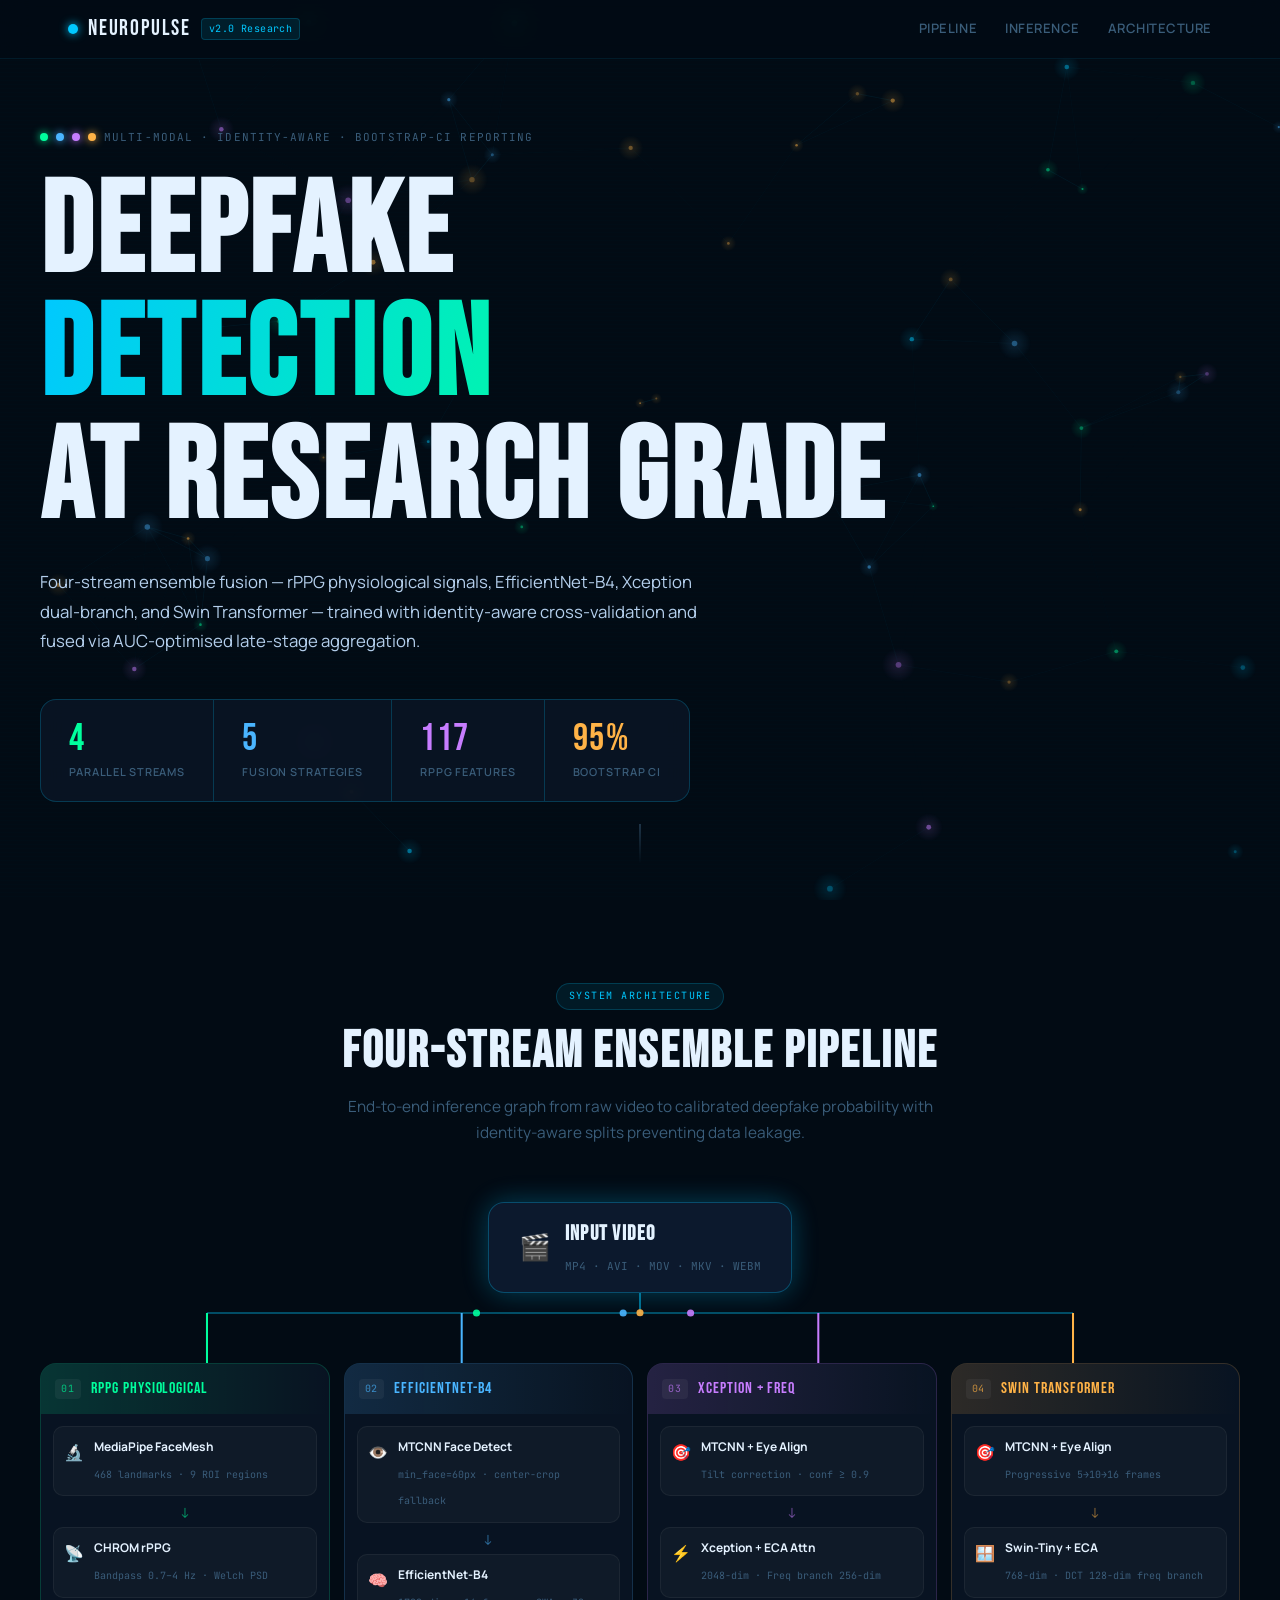
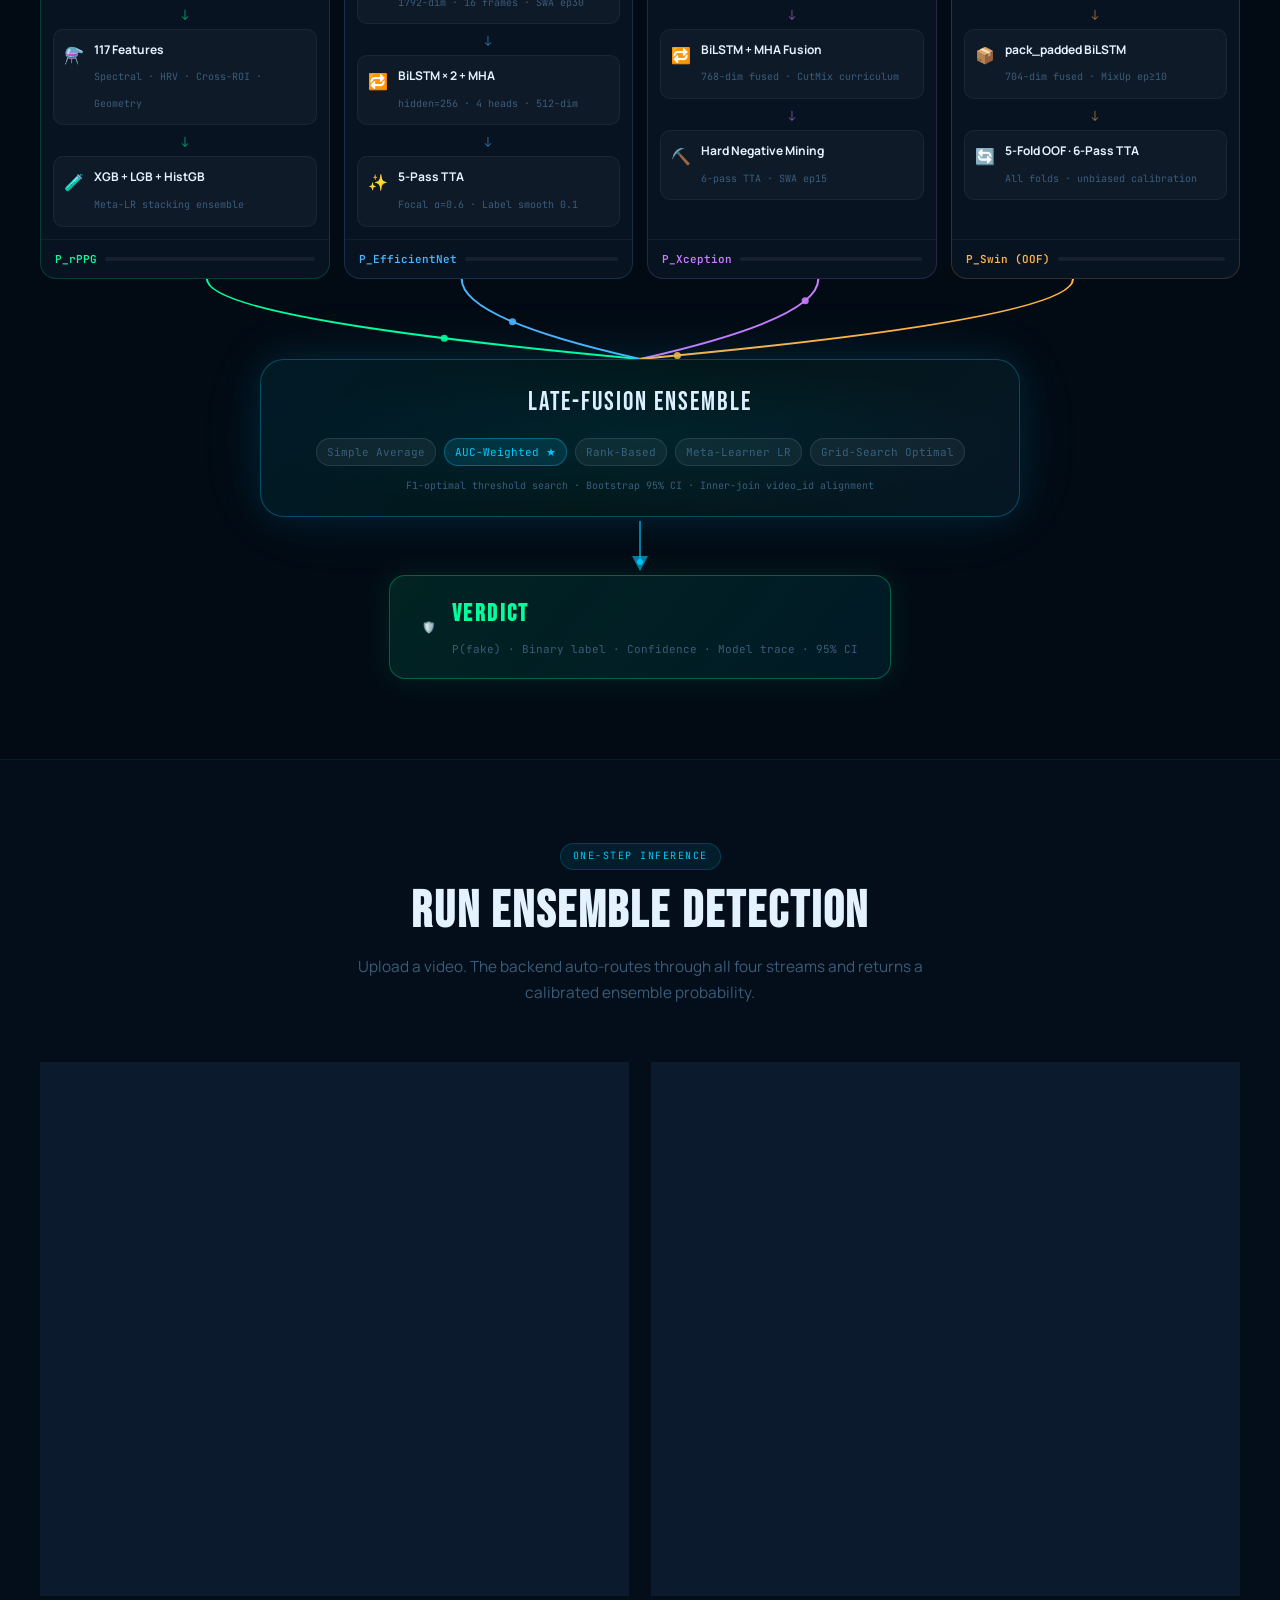
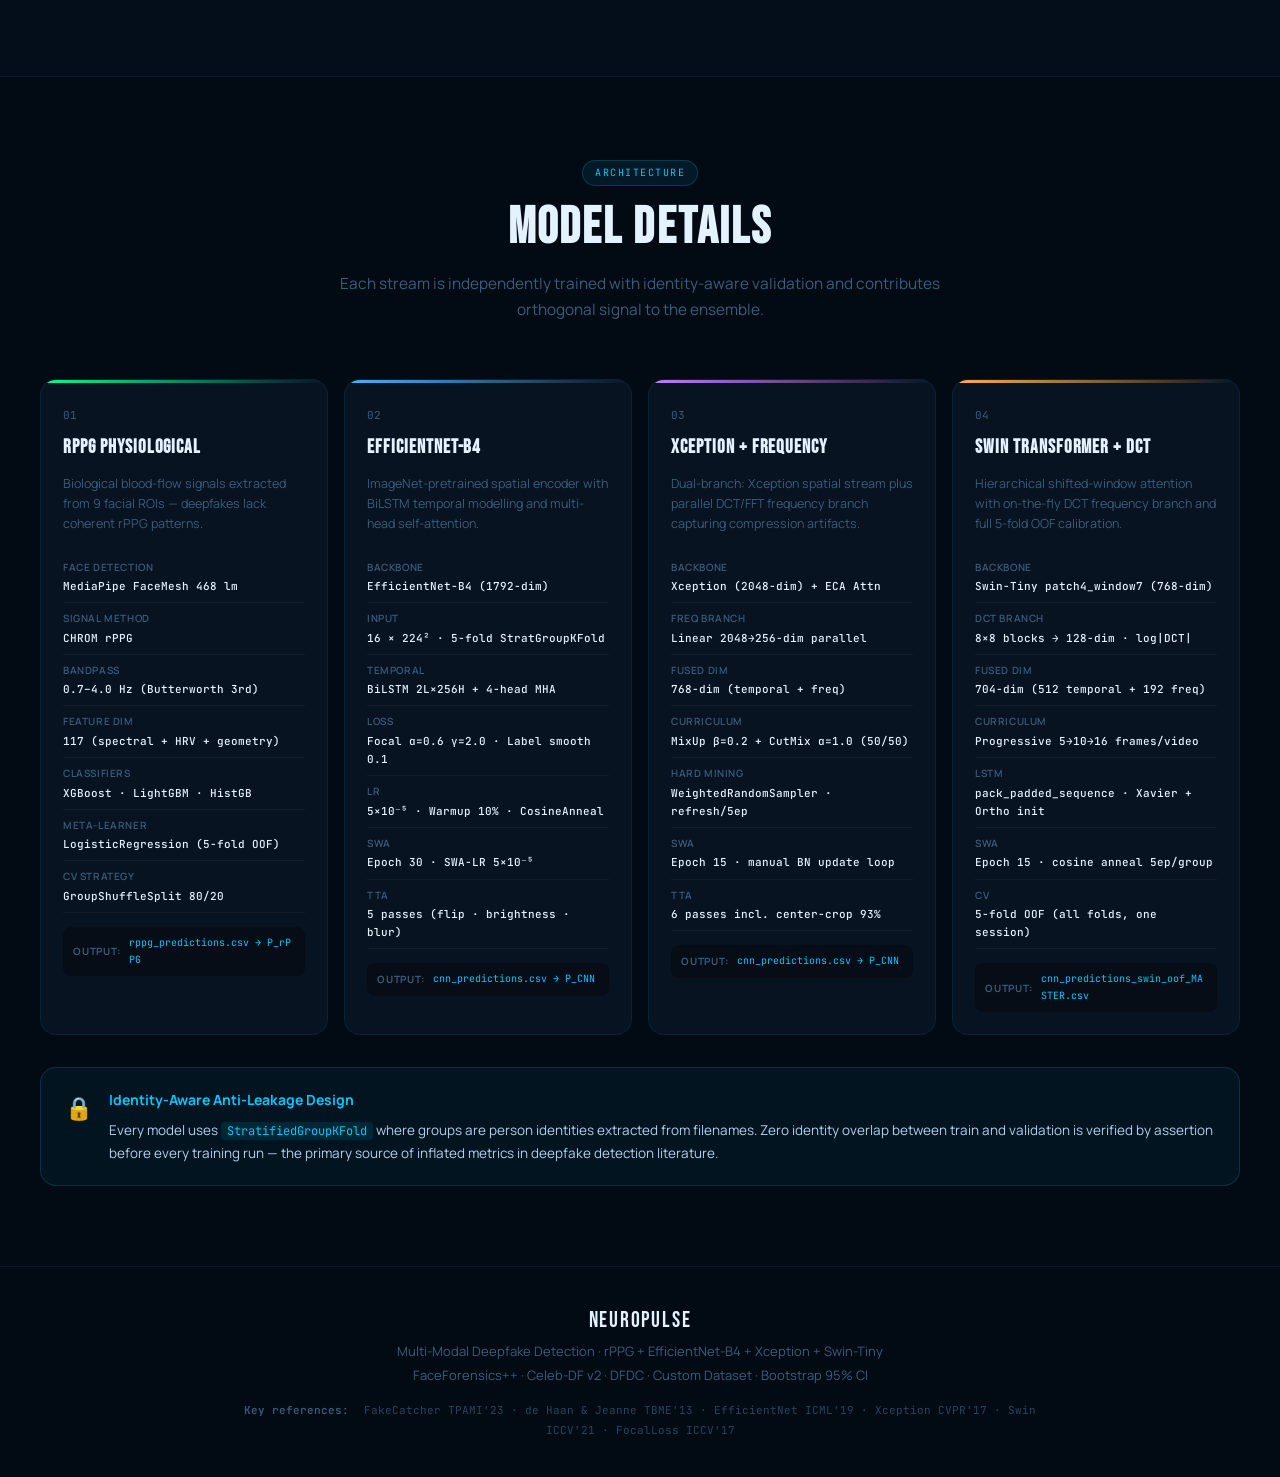
<file: frontend/index.html>
<!DOCTYPE html>
<html lang="en">
<head>
  <meta charset="UTF-8" />
  <meta name="viewport" content="width=device-width, initial-scale=1.0" />
  <title>NeuroPulse · Deepfake Detection</title>
  <link rel="preconnect" href="https://fonts.googleapis.com" />
  <link rel="preconnect" href="https://fonts.gstatic.com" crossorigin />
  <link href="https://fonts.googleapis.com/css2?family=Bebas+Neue&family=Manrope:wght@300;400;500;600;700;800&family=JetBrains+Mono:wght@400;600&display=swap" rel="stylesheet" />
  <style>
/* ════════════════════════════════════════════════════
   NeuroPulse · style.css
   Dark Bioluminescent Neural Observatory Theme
   Fonts: Bebas Neue · Manrope · JetBrains Mono
════════════════════════════════════════════════════ */

/* ── CSS VARIABLES ── */
:root {
  --void:    #020b14;
  --abyss:   #071220;
  --surface: #0c1d30;
  --glass:   rgba(10, 22, 38, 0.80);
  --glass-2: rgba(14, 28, 48, 0.92);
  --border:  rgba(0, 200, 255, 0.09);
  --border-b: rgba(0, 200, 255, 0.22);
  --cyan:    #00c8ff;
  --green:   #00ff9d;
  --blue:    #4ab5ff;
  --purple:  #c77dff;
  --amber:   #ffb347;
  --red:     #ff5c5c;
  --text:    #b4cfec;
  --text-bright: #e4f2ff;
  --muted:   #3a5d7a;
  --glow-c:  0 0 28px rgba(0, 200, 255, 0.20);
  --glow-g:  0 0 28px rgba(0, 255, 157, 0.22);
  --radius:  16px;
  --radius-lg: 24px;
}

/* ── RESET & BASE ── */
*, *::before, *::after { box-sizing: border-box; margin: 0; padding: 0; }

html { scroll-behavior: smooth; }

body {
  font-family: 'Manrope', sans-serif;
  background: var(--void);
  color: var(--text);
  min-height: 100vh;
  overflow-x: hidden;
  line-height: 1.65;
}

/* ── NEURAL CANVAS BACKGROUND ── */
#neural-canvas {
  position: fixed;
  inset: 0;
  z-index: 0;
  pointer-events: none;
  opacity: 0.55;
}

.scanline {
  position: fixed;
  inset: 0;
  z-index: 1;
  pointer-events: none;
  background: repeating-linear-gradient(
    0deg,
    transparent,
    transparent 3px,
    rgba(0, 200, 255, 0.012) 3px,
    rgba(0, 200, 255, 0.012) 4px
  );
}

/* ── NAV ── */
.nav {
  position: fixed;
  top: 0; left: 0; right: 0;
  z-index: 100;
  backdrop-filter: blur(16px);
  -webkit-backdrop-filter: blur(16px);
  background: rgba(2, 11, 20, 0.7);
  border-bottom: 1px solid var(--border);
}

.nav-inner {
  max-width: 1200px;
  margin: 0 auto;
  padding: 0 28px;
  height: 58px;
  display: flex;
  align-items: center;
  justify-content: space-between;
}

.nav-brand {
  display: flex;
  align-items: center;
  gap: 10px;
}

.brand-pulse {
  width: 10px; height: 10px;
  border-radius: 50%;
  background: var(--cyan);
  box-shadow: 0 0 10px var(--cyan);
  animation: pulse-glow 2s ease-in-out infinite;
}

@keyframes pulse-glow {
  0%, 100% { opacity: 1; box-shadow: 0 0 8px var(--cyan); }
  50%       { opacity: 0.4; box-shadow: 0 0 20px var(--cyan); }
}

.brand-name {
  font-family: 'Bebas Neue', sans-serif;
  font-size: 1.4rem;
  letter-spacing: 0.08em;
  color: var(--text-bright);
}

.brand-tag {
  font-family: 'JetBrains Mono', monospace;
  font-size: 10px;
  padding: 2px 7px;
  border-radius: 4px;
  background: rgba(0,200,255,0.1);
  border: 1px solid rgba(0,200,255,0.2);
  color: var(--cyan);
  letter-spacing: 0.04em;
}

.nav-links {
  display: flex;
  gap: 28px;
}

.nav-links a {
  font-size: 13px;
  font-weight: 600;
  color: var(--muted);
  text-decoration: none;
  letter-spacing: 0.04em;
  text-transform: uppercase;
  transition: color 200ms ease;
}

.nav-links a:hover { color: var(--cyan); }

/* ── HERO ── */
.hero {
  position: relative;
  z-index: 2;
  min-height: 100vh;
  display: flex;
  flex-direction: column;
  justify-content: center;
  padding: 90px 28px 60px;
}

.hero-inner {
  max-width: 1200px;
  margin: 0 auto;
  width: 100%;
}

.hero-kicker {
  display: flex;
  align-items: center;
  gap: 8px;
  font-family: 'JetBrains Mono', monospace;
  font-size: 11px;
  letter-spacing: 0.1em;
  color: var(--muted);
  text-transform: uppercase;
  margin-bottom: 28px;
}

.kicker-dot {
  width: 8px; height: 8px;
  border-radius: 50%;
  flex-shrink: 0;
}

.rppg-col  { background: var(--green);  box-shadow: 0 0 8px var(--green); }
.eff-col   { background: var(--blue);   box-shadow: 0 0 8px var(--blue); }
.xcep-col  { background: var(--purple); box-shadow: 0 0 8px var(--purple); }
.swin-col  { background: var(--amber);  box-shadow: 0 0 8px var(--amber); }

.hero-title {
  font-family: 'Bebas Neue', sans-serif;
  font-size: clamp(4.5rem, 10vw, 9rem);
  letter-spacing: 0.03em;
  line-height: 0.93;
  display: flex;
  flex-direction: column;
  gap: 4px;
  margin-bottom: 28px;
}

.title-line { color: var(--text-bright); }

.accent-gradient {
  background: linear-gradient(110deg, var(--cyan) 0%, var(--green) 50%, var(--blue) 100%);
  -webkit-background-clip: text;
  -webkit-text-fill-color: transparent;
  background-clip: text;
}

.hero-sub {
  max-width: 660px;
  font-size: clamp(0.9rem, 1.4vw, 1.05rem);
  color: var(--text);
  line-height: 1.75;
  margin-bottom: 44px;
  font-weight: 400;
}

.hero-stats {
  display: flex;
  align-items: stretch;
  gap: 0;
  width: fit-content;
  background: var(--glass);
  border: 1px solid var(--border-b);
  border-radius: var(--radius);
  overflow: hidden;
  backdrop-filter: blur(12px);
}

.stat-card {
  padding: 20px 28px;
  display: flex;
  flex-direction: column;
  gap: 4px;
}

.stat-num {
  font-family: 'Bebas Neue', sans-serif;
  font-size: 2.4rem;
  letter-spacing: 0.04em;
  line-height: 1;
}

.stat-label {
  font-size: 11px;
  letter-spacing: 0.08em;
  text-transform: uppercase;
  color: var(--muted);
  font-weight: 600;
}

.stat-divider {
  width: 1px;
  background: var(--border-b);
  flex-shrink: 0;
}

.hero-scroll-hint {
  position: absolute;
  bottom: 36px;
  left: 50%;
  transform: translateX(-50%);
  display: flex;
  flex-direction: column;
  align-items: center;
  gap: 10px;
  font-family: 'JetBrains Mono', monospace;
  font-size: 9px;
  letter-spacing: 0.2em;
  color: var(--muted);
}

.scroll-line {
  width: 1px;
  height: 40px;
  background: linear-gradient(to bottom, var(--muted), transparent);
  animation: scroll-pulse 2s ease-in-out infinite;
}

@keyframes scroll-pulse {
  0%, 100% { opacity: 0.4; transform: scaleY(0.7); transform-origin: top; }
  50%       { opacity: 1;   transform: scaleY(1); }
}

/* ── SECTIONS ── */
.section {
  position: relative;
  z-index: 2;
  padding: 80px 28px;
}

.section-dark {
  background: rgba(7, 18, 32, 0.5);
  border-top: 1px solid var(--border);
  border-bottom: 1px solid var(--border);
}

.section-inner {
  max-width: 1200px;
  margin: 0 auto;
}

.section-header {
  text-align: center;
  margin-bottom: 56px;
}

.section-badge {
  display: inline-block;
  font-family: 'JetBrains Mono', monospace;
  font-size: 10px;
  letter-spacing: 0.15em;
  text-transform: uppercase;
  color: var(--cyan);
  background: rgba(0,200,255,0.08);
  border: 1px solid rgba(0,200,255,0.2);
  padding: 4px 12px;
  border-radius: 999px;
  margin-bottom: 14px;
}

.section-title {
  font-family: 'Bebas Neue', sans-serif;
  font-size: clamp(2.4rem, 4vw, 3.8rem);
  letter-spacing: 0.04em;
  color: var(--text-bright);
  line-height: 1.1;
  margin-bottom: 14px;
}

.section-sub {
  max-width: 600px;
  margin: 0 auto;
  color: var(--muted);
  font-size: 0.96rem;
  line-height: 1.7;
}

/* ── PIPELINE FLOWCHART ── */
.pipeline-wrap {
  display: flex;
  flex-direction: column;
  align-items: center;
  gap: 0;
}

.pipe-row {
  display: flex;
  justify-content: center;
  width: 100%;
}

/* Input node */
.input-node {
  display: flex;
  align-items: center;
  gap: 14px;
  background: var(--glass-2);
  border: 1px solid rgba(0,200,255,0.3);
  border-radius: var(--radius);
  padding: 14px 30px;
  box-shadow: 0 0 30px rgba(0,200,255,0.1), var(--glow-c);
}

.node-icon { font-size: 1.6rem; }

.node-content strong {
  display: block;
  font-family: 'Bebas Neue', sans-serif;
  font-size: 1.3rem;
  letter-spacing: 0.06em;
  color: var(--text-bright);
}

.node-content span {
  font-family: 'JetBrains Mono', monospace;
  font-size: 11px;
  color: var(--muted);
}

/* Split SVG */
.pipe-split-wrap {
  width: 100%;
  max-width: 1080px;
  height: 70px;
  flex-shrink: 0;
}

.split-svg, .merge-svg {
  width: 100%;
  height: 100%;
}

/* Streams container */
.pipe-streams {
  display: grid;
  grid-template-columns: repeat(4, 1fr);
  gap: 14px;
  width: 100%;
}

/* Individual stream */
.stream {
  border-radius: var(--radius);
  overflow: hidden;
  background: var(--glass);
  border: 1px solid var(--border);
  display: flex;
  flex-direction: column;
  transition: transform 300ms ease, box-shadow 300ms ease;
}

.stream:hover {
  transform: translateY(-4px);
}

/* Stream color overrides */
.stream-rppg { border-color: rgba(0, 255, 157, 0.18); }
.stream-rppg:hover { box-shadow: 0 16px 40px rgba(0, 255, 157, 0.12); }
.stream-eff  { border-color: rgba(74, 181, 255, 0.18); }
.stream-eff:hover  { box-shadow: 0 16px 40px rgba(74, 181, 255, 0.12); }
.stream-xcep { border-color: rgba(199, 125, 255, 0.18); }
.stream-xcep:hover { box-shadow: 0 16px 40px rgba(199, 125, 255, 0.12); }
.stream-swin { border-color: rgba(255, 179, 71, 0.18); }
.stream-swin:hover { box-shadow: 0 16px 40px rgba(255, 179, 71, 0.12); }

/* Stream headers */
.stream-header {
  display: flex;
  align-items: center;
  gap: 10px;
  padding: 12px 14px;
  font-family: 'Bebas Neue', sans-serif;
  font-size: 1rem;
  letter-spacing: 0.06em;
}

.stream-badge {
  font-family: 'JetBrains Mono', monospace;
  font-size: 10px;
  opacity: 0.7;
  padding: 2px 6px;
  border-radius: 4px;
  background: rgba(255,255,255,0.07);
}

.rppg-head  { background: linear-gradient(90deg, rgba(0,255,157,0.15), transparent); color: var(--green); }
.eff-head   { background: linear-gradient(90deg, rgba(74,181,255,0.15), transparent); color: var(--blue); }
.xcep-head  { background: linear-gradient(90deg, rgba(199,125,255,0.15), transparent); color: var(--purple); }
.swin-head  { background: linear-gradient(90deg, rgba(255,179,71,0.15), transparent); color: var(--amber); }

.stream-body {
  padding: 12px;
  display: flex;
  flex-direction: column;
  gap: 0;
  flex: 1;
}

.snode {
  display: flex;
  align-items: flex-start;
  gap: 10px;
  padding: 10px;
  border-radius: 10px;
  background: rgba(255,255,255,0.03);
  border: 1px solid rgba(255,255,255,0.05);
}

.snode-icon { font-size: 1rem; flex-shrink: 0; margin-top: 2px; }

.snode strong {
  display: block;
  font-size: 12px;
  font-weight: 700;
  color: var(--text-bright);
  margin-bottom: 2px;
}

.snode span {
  font-family: 'JetBrains Mono', monospace;
  font-size: 10px;
  color: var(--muted);
  line-height: 1.4;
}

.snode-arrow {
  text-align: center;
  font-size: 14px;
  padding: 4px 0;
  opacity: 0.6;
}

.rppg-arr  { color: var(--green); }
.eff-arr   { color: var(--blue); }
.xcep-arr  { color: var(--purple); }
.swin-arr  { color: var(--amber); }

/* Stream prob output */
.stream-prob {
  display: flex;
  align-items: center;
  justify-content: space-between;
  gap: 8px;
  padding: 10px 14px;
  border-top: 1px solid rgba(255,255,255,0.05);
  margin-top: auto;
}

.prob-label {
  font-family: 'JetBrains Mono', monospace;
  font-size: 11px;
  font-weight: 600;
}

.rppg-prob .prob-label { color: var(--green); }
.eff-prob  .prob-label { color: var(--blue); }
.xcep-prob .prob-label { color: var(--purple); }
.swin-prob .prob-label { color: var(--amber); }

.prob-bar {
  flex: 1;
  height: 4px;
  background: rgba(255,255,255,0.06);
  border-radius: 2px;
  overflow: hidden;
}

.prob-fill {
  height: 100%;
  border-radius: 2px;
  width: 60%;
  animation: shimmer-bar 3s ease-in-out infinite;
}

.rppg-fill { background: var(--green); box-shadow: 0 0 6px var(--green); }
.eff-fill  { background: var(--blue);  box-shadow: 0 0 6px var(--blue); }
.xcep-fill { background: var(--purple);box-shadow: 0 0 6px var(--purple); }
.swin-fill { background: var(--amber); box-shadow: 0 0 6px var(--amber); }

@keyframes shimmer-bar {
  0%, 100% { opacity: 0.5; width: 50%; }
  50%       { opacity: 1;   width: 75%; }
}

/* Merge SVG */
.pipe-merge-wrap {
  width: 100%;
  max-width: 1080px;
  height: 80px;
  flex-shrink: 0;
}

/* Ensemble node */
.pipe-ensemble { margin-top: 0; }

.ensemble-node {
  width: 100%;
  max-width: 760px;
  background: linear-gradient(130deg, rgba(0,200,255,0.08), rgba(0,255,157,0.05), rgba(74,181,255,0.07));
  border: 1px solid rgba(0,200,255,0.3);
  border-radius: var(--radius-lg);
  box-shadow: 0 0 40px rgba(0,200,255,0.12), 0 0 80px rgba(0,200,255,0.05);
  padding: 22px 28px;
  position: relative;
  overflow: hidden;
}

.ensemble-node::before {
  content: '';
  position: absolute;
  inset: 0;
  background: radial-gradient(ellipse at 50% 50%, rgba(0,200,255,0.07) 0%, transparent 70%);
  pointer-events: none;
}

.ensemble-title {
  font-family: 'Bebas Neue', sans-serif;
  font-size: 1.6rem;
  letter-spacing: 0.08em;
  color: var(--text-bright);
  text-align: center;
  margin-bottom: 14px;
}

.fusion-methods {
  display: flex;
  flex-wrap: wrap;
  justify-content: center;
  gap: 8px;
  margin-bottom: 12px;
}

.fm-tag {
  font-family: 'JetBrains Mono', monospace;
  font-size: 11px;
  padding: 4px 10px;
  border-radius: 999px;
  background: rgba(255,255,255,0.05);
  border: 1px solid rgba(255,255,255,0.1);
  color: var(--muted);
}

.active-fm {
  background: rgba(0,200,255,0.12);
  border-color: rgba(0,200,255,0.35);
  color: var(--cyan);
}

.ensemble-sub {
  text-align: center;
  font-family: 'JetBrains Mono', monospace;
  font-size: 10px;
  color: var(--muted);
  line-height: 1.6;
}

/* Final arrow */
.pipe-final-arrow {
  display: flex;
  justify-content: center;
  margin: 4px 0;
}

/* Verdict node */
.verdict-node {
  display: flex;
  align-items: center;
  gap: 16px;
  background: linear-gradient(130deg, rgba(0,255,157,0.1), rgba(0,200,255,0.08));
  border: 1px solid rgba(0,255,157,0.3);
  border-radius: var(--radius);
  padding: 18px 32px;
  box-shadow: 0 0 30px rgba(0,255,157,0.1);
}

.verdict-icon { font-size: 1.8rem; }

.verdict-node strong {
  display: block;
  font-family: 'Bebas Neue', sans-serif;
  font-size: 1.5rem;
  letter-spacing: 0.1em;
  color: var(--green);
}

.verdict-node span {
  font-family: 'JetBrains Mono', monospace;
  font-size: 11px;
  color: var(--muted);
}

/* ── INFERENCE SECTION ── */
.inference-grid {
  display: grid;
  grid-template-columns: 1fr 1fr;
  gap: 22px;
}

.glass-card {
  background: var(--glass-2);
  border: 1px solid var(--border-b);
  border-radius: var(--radius-lg);
  padding: 28px;
  backdrop-filter: blur(16px);
  -webkit-backdrop-filter: blur(16px);
  position: relative;
  overflow: hidden;
}

.glass-card::before {
  content: '';
  position: absolute;
  top: 0; left: 0; right: 0;
  height: 1px;
  background: linear-gradient(90deg, transparent, rgba(0,200,255,0.4), transparent);
}

.card-label {
  font-family: 'JetBrains Mono', monospace;
  font-size: 10px;
  letter-spacing: 0.15em;
  text-transform: uppercase;
  color: var(--cyan);
  margin-bottom: 8px;
}

.glass-card h3 {
  font-family: 'Bebas Neue', sans-serif;
  font-size: 1.7rem;
  letter-spacing: 0.05em;
  color: var(--text-bright);
  margin-bottom: 6px;
}

.card-sub {
  font-size: 13px;
  color: var(--muted);
  margin-bottom: 20px;
}

/* Drop zone */
.dropzone {
  display: block;
  border: 1.5px dashed rgba(0,200,255,0.25);
  border-radius: var(--radius);
  padding: 32px 20px;
  text-align: center;
  cursor: pointer;
  transition: all 250ms ease;
  position: relative;
  background: rgba(0,200,255,0.03);
  margin-bottom: 18px;
}

.dropzone:hover,
.dropzone.drag-over {
  border-color: var(--cyan);
  background: rgba(0,200,255,0.07);
  box-shadow: 0 0 24px rgba(0,200,255,0.1);
}

.dropzone input[type="file"] {
  position: absolute;
  inset: 0;
  opacity: 0;
  cursor: pointer;
}

.dz-content { pointer-events: none; }

.dz-icon {
  color: var(--cyan);
  margin-bottom: 12px;
  opacity: 0.7;
  transition: opacity 200ms;
}

.dropzone:hover .dz-icon { opacity: 1; }

.dz-title {
  font-weight: 700;
  font-size: 14px;
  color: var(--text-bright);
  margin-bottom: 6px;
}

.dz-meta {
  font-family: 'JetBrains Mono', monospace;
  font-size: 11px;
  color: var(--muted);
}

.form-footer {
  display: flex;
  flex-direction: column;
  gap: 12px;
}

.status-row { display: flex; }

/* Status pill */
.pill {
  display: inline-flex;
  align-items: center;
  gap: 6px;
  padding: 5px 12px;
  border-radius: 999px;
  font-family: 'JetBrains Mono', monospace;
  font-size: 11px;
  font-weight: 600;
  letter-spacing: 0.04em;
  transition: all 250ms ease;
}

.pill::before {
  content: '';
  width: 6px; height: 6px;
  border-radius: 50%;
  background: currentColor;
  flex-shrink: 0;
}

.pill-idle    { background: rgba(58,93,122,0.2); border: 1px solid rgba(58,93,122,0.4); color: var(--muted); }
.pill-loading { background: rgba(255,179,71,0.12); border: 1px solid rgba(255,179,71,0.3); color: var(--amber); }
.pill-ok      { background: rgba(0,255,157,0.1); border: 1px solid rgba(0,255,157,0.3); color: var(--green); }
.pill-error   { background: rgba(255,92,92,0.1); border: 1px solid rgba(255,92,92,0.3); color: var(--red); }

.pill-loading::before { animation: blink 0.8s ease-in-out infinite; }

@keyframes blink {
  0%, 100% { opacity: 1; }
  50%       { opacity: 0.2; }
}

/* Analyze button */
.btn-analyze {
  width: 100%;
  padding: 15px 20px;
  border: none;
  border-radius: var(--radius);
  background: linear-gradient(120deg, #0e4a80, #1060a0, #0e4a80);
  background-size: 200% 100%;
  color: var(--text-bright);
  font-family: 'Bebas Neue', sans-serif;
  font-size: 1.15rem;
  letter-spacing: 0.12em;
  cursor: pointer;
  position: relative;
  overflow: hidden;
  transition: filter 200ms ease, transform 150ms ease, background-position 400ms ease;
}

.btn-analyze:not(:disabled):hover {
  filter: brightness(1.15);
  transform: translateY(-2px);
  background-position: right center;
}

.btn-analyze:not(:disabled) {
  background: linear-gradient(120deg, #0a3d6e, var(--cyan), #0a6688);
  background-size: 200% 100%;
  box-shadow: 0 8px 30px rgba(0,200,255,0.25);
}

.btn-analyze:disabled {
  opacity: 0.4;
  cursor: not-allowed;
}

.btn-shimmer {
  position: absolute;
  top: 0; left: -80%;
  width: 60%;
  height: 100%;
  background: linear-gradient(90deg, transparent, rgba(255,255,255,0.15), transparent);
  animation: shimmer-btn 3s ease-in-out infinite;
}

@keyframes shimmer-btn {
  0%   { left: -80%; }
  60%, 100% { left: 130%; }
}

/* Result card */
.result-core {
  display: grid;
  grid-template-columns: 180px 1fr;
  gap: 20px;
  align-items: start;
  margin-bottom: 20px;
}

/* Probability ring */
.ring-wrap {
  position: relative;
  width: 160px;
  height: 160px;
  flex-shrink: 0;
}

.ring-svg {
  width: 160px;
  height: 160px;
  display: block;
}

.ring-arc {
  transition: stroke-dashoffset 600ms cubic-bezier(0.34, 1.56, 0.64, 1), stroke 400ms ease;
  filter: drop-shadow(0 0 8px currentColor);
}

.ring-center {
  position: absolute;
  inset: 0;
  display: flex;
  flex-direction: column;
  align-items: center;
  justify-content: center;
  text-align: center;
}

.ring-prob {
  font-family: 'JetBrains Mono', monospace;
  font-size: 1.5rem;
  font-weight: 600;
  color: var(--text-bright);
  line-height: 1;
}

.ring-center small {
  font-family: 'JetBrains Mono', monospace;
  font-size: 10px;
  color: var(--muted);
  margin-top: 4px;
  letter-spacing: 0.08em;
}

/* KV panel */
.kv-panel { display: flex; flex-direction: column; gap: 0; }

.kv-row {
  display: flex;
  justify-content: space-between;
  align-items: center;
  padding: 9px 0;
  border-bottom: 1px solid rgba(255,255,255,0.04);
}

.kv-key {
  font-size: 12px;
  color: var(--muted);
  font-weight: 500;
  letter-spacing: 0.04em;
}

.kv-val {
  font-size: 13px;
  color: var(--text-bright);
  font-weight: 700;
}

.kv-mono {
  font-family: 'JetBrains Mono', monospace;
  font-size: 11px !important;
}

/* Stream contribution bars */
.stream-bars {
  margin-top: 14px;
  border-top: 1px solid rgba(255,255,255,0.05);
  padding-top: 14px;
}

.sb-label {
  font-size: 11px;
  letter-spacing: 0.08em;
  text-transform: uppercase;
  color: var(--muted);
  margin-bottom: 10px;
  font-weight: 600;
}

.sb-row {
  display: flex;
  align-items: center;
  gap: 8px;
  margin-bottom: 8px;
}

.sb-name {
  font-family: 'JetBrains Mono', monospace;
  font-size: 11px;
  font-weight: 600;
  width: 44px;
  flex-shrink: 0;
}

.sb-track {
  flex: 1;
  height: 5px;
  background: rgba(255,255,255,0.05);
  border-radius: 3px;
  overflow: hidden;
}

.sb-fill {
  height: 100%;
  border-radius: 3px;
  width: 0%;
  transition: width 700ms cubic-bezier(0.34,1.56,0.64,1);
}

.sb-val {
  font-family: 'JetBrains Mono', monospace;
  font-size: 11px;
  color: var(--muted);
  width: 36px;
  text-align: right;
}

/* Debug */
.debug-wrap {
  border-top: 1px solid rgba(255,255,255,0.05);
  padding-top: 14px;
}

.debug-wrap summary {
  font-family: 'JetBrains Mono', monospace;
  font-size: 11px;
  letter-spacing: 0.06em;
  color: var(--muted);
  cursor: pointer;
  user-select: none;
  margin-bottom: 10px;
}

.debug-pre {
  background: rgba(0,0,0,0.4);
  border: 1px solid rgba(255,255,255,0.06);
  border-radius: 10px;
  padding: 14px;
  font-family: 'JetBrains Mono', monospace;
  font-size: 11px;
  color: rgba(180,207,236,0.8);
  overflow: auto;
  max-height: 200px;
  white-space: pre;
  line-height: 1.6;
}

/* ── MODEL CARDS ── */
.model-cards {
  display: grid;
  grid-template-columns: repeat(4, 1fr);
  gap: 16px;
  margin-bottom: 32px;
}

.mcard {
  background: var(--glass);
  border: 1px solid var(--border);
  border-radius: var(--radius);
  padding: 22px;
  position: relative;
  overflow: hidden;
  transition: transform 280ms ease, box-shadow 280ms ease;
}

.mcard:hover { transform: translateY(-5px); }

.mcard-accent {
  position: absolute;
  top: 0; left: 0; right: 0;
  height: 3px;
  border-radius: 3px 3px 0 0;
}

.mcard-rppg .mcard-accent  { background: linear-gradient(90deg, var(--green), transparent); }
.mcard-eff  .mcard-accent  { background: linear-gradient(90deg, var(--blue), transparent); }
.mcard-xcep .mcard-accent  { background: linear-gradient(90deg, var(--purple), transparent); }
.mcard-swin .mcard-accent  { background: linear-gradient(90deg, var(--amber), transparent); }

.mcard-rppg:hover { border-color: rgba(0,255,157,0.2);  box-shadow: 0 18px 40px rgba(0,255,157,0.1); }
.mcard-eff:hover  { border-color: rgba(74,181,255,0.2); box-shadow: 0 18px 40px rgba(74,181,255,0.1); }
.mcard-xcep:hover { border-color: rgba(199,125,255,0.2);box-shadow: 0 18px 40px rgba(199,125,255,0.1); }
.mcard-swin:hover { border-color: rgba(255,179,71,0.2); box-shadow: 0 18px 40px rgba(255,179,71,0.1); }

.mcard-num {
  font-family: 'JetBrains Mono', monospace;
  font-size: 11px;
  color: var(--muted);
  margin-bottom: 8px;
  margin-top: 4px;
}

.mcard h3 {
  font-family: 'Bebas Neue', sans-serif;
  font-size: 1.2rem;
  letter-spacing: 0.05em;
  color: var(--text-bright);
  margin-bottom: 10px;
}

.mcard-tagline {
  font-size: 12.5px;
  color: var(--muted);
  line-height: 1.6;
  margin-bottom: 18px;
  min-height: 52px;
}

.mcard-specs {
  display: flex;
  flex-direction: column;
  gap: 0;
}

.spec-row {
  display: flex;
  flex-direction: column;
  padding: 7px 0;
  border-bottom: 1px solid rgba(255,255,255,0.04);
}

.spec-row span {
  font-size: 10px;
  letter-spacing: 0.06em;
  text-transform: uppercase;
  color: var(--muted);
  margin-bottom: 2px;
  font-weight: 600;
}

.spec-row strong {
  font-family: 'JetBrains Mono', monospace;
  font-size: 11px;
  color: var(--text-bright);
  font-weight: 500;
}

.mcard-output {
  margin-top: 14px;
  padding: 8px 10px;
  background: rgba(0,0,0,0.3);
  border-radius: 8px;
  display: flex;
  align-items: center;
  gap: 8px;
}

.mcard-output span {
  font-size: 10px;
  text-transform: uppercase;
  letter-spacing: 0.08em;
  color: var(--muted);
  font-weight: 700;
  white-space: nowrap;
}

.mcard-output code {
  font-family: 'JetBrains Mono', monospace;
  font-size: 10px;
  color: var(--cyan);
  word-break: break-all;
}

/* Callout box */
.callout-box {
  display: flex;
  align-items: flex-start;
  gap: 16px;
  background: rgba(0,200,255,0.05);
  border: 1px solid rgba(0,200,255,0.18);
  border-radius: var(--radius);
  padding: 20px 24px;
}

.callout-icon { font-size: 1.4rem; flex-shrink: 0; margin-top: 2px; }

.callout-box strong {
  display: block;
  color: var(--cyan);
  font-size: 14px;
  margin-bottom: 8px;
  font-weight: 700;
}

.callout-box p {
  font-size: 13.5px;
  color: var(--text);
  line-height: 1.7;
}

.callout-box code {
  font-family: 'JetBrains Mono', monospace;
  font-size: 12px;
  background: rgba(0,200,255,0.1);
  padding: 1px 6px;
  border-radius: 4px;
  color: var(--cyan);
}

/* ── FOOTER ── */
.footer {
  position: relative;
  z-index: 2;
  border-top: 1px solid var(--border);
  padding: 36px 28px;
  text-align: center;
}

.footer-inner { max-width: 800px; margin: 0 auto; }

.footer .nav-brand {
  justify-content: center;
  margin-bottom: 12px;
}

.footer-desc {
  font-size: 13px;
  color: var(--muted);
  line-height: 1.8;
  margin-bottom: 14px;
}

.footer-refs {
  font-family: 'JetBrains Mono', monospace;
  font-size: 11px;
  color: rgba(58,93,122,0.7);
  line-height: 1.8;
}

.footer-refs span {
  color: var(--muted);
  font-weight: 600;
  margin-right: 8px;
}

/* ── ANIMATIONS ── */
@keyframes fadeSlideUp {
  from { opacity: 0; transform: translateY(22px); }
  to   { opacity: 1; transform: translateY(0); }
}

.reveal {
  opacity: 0;
  transform: translateY(20px);
  animation: fadeSlideUp 700ms ease forwards;
}

/* ── RESPONSIVE ── */
@media (max-width: 1100px) {
  .model-cards { grid-template-columns: repeat(2, 1fr); }
  .pipe-streams { grid-template-columns: repeat(2, 1fr); }
}

@media (max-width: 780px) {
  .inference-grid { grid-template-columns: 1fr; }
  .result-core    { grid-template-columns: 1fr; }
  .hero-stats     { flex-direction: column; }
  .stat-divider   { width: 100%; height: 1px; }
  .nav-links      { display: none; }
  .model-cards    { grid-template-columns: 1fr; }
  .pipe-streams   { grid-template-columns: 1fr; }
  .mcard-tagline  { min-height: unset; }
}

@media (max-width: 500px) {
  .hero-title { font-size: 3.8rem; }
  .section    { padding: 50px 18px; }
}

  </style>
</head>
<body>

  <!-- ═══════════ NEURAL CANVAS BG ═══════════ -->
  <canvas id="neural-canvas"></canvas>
  <div class="scanline"></div>

  <!-- ═══════════ NAV ═══════════ -->
  <nav class="nav">
    <div class="nav-inner">
      <div class="nav-brand">
        <span class="brand-pulse"></span>
        <span class="brand-name">NeuroPulse</span>
        <span class="brand-tag">v2.0 Research</span>
      </div>
      <div class="nav-links">
        <a href="#pipeline">Pipeline</a>
        <a href="#inference">Inference</a>
        <a href="#models">Architecture</a>
      </div>
    </div>
  </nav>

  <!-- ═══════════ HERO ═══════════ -->
  <section class="hero">
    <div class="hero-inner">
      <div class="hero-kicker">
        <span class="kicker-dot rppg-col"></span>
        <span class="kicker-dot eff-col"></span>
        <span class="kicker-dot xcep-col"></span>
        <span class="kicker-dot swin-col"></span>
        <span>Multi-Modal · Identity-Aware · Bootstrap-CI Reporting</span>
      </div>
      <h1 class="hero-title">
        <span class="title-line">Deepfake</span>
        <span class="title-line accent-gradient">Detection</span>
        <span class="title-line">at Research Grade</span>
      </h1>
      <p class="hero-sub">
        Four-stream ensemble fusion — rPPG physiological signals, EfficientNet-B4,
        Xception dual-branch, and Swin Transformer — trained with identity-aware
        cross-validation and fused via AUC-optimised late-stage aggregation.
      </p>
      <div class="hero-stats">
        <div class="stat-card">
          <span class="stat-num" style="color: var(--green)">4</span>
          <span class="stat-label">Parallel Streams</span>
        </div>
        <div class="stat-divider"></div>
        <div class="stat-card">
          <span class="stat-num" style="color: var(--blue)">5</span>
          <span class="stat-label">Fusion Strategies</span>
        </div>
        <div class="stat-divider"></div>
        <div class="stat-card">
          <span class="stat-num" style="color: var(--purple)">117</span>
          <span class="stat-label">rPPG Features</span>
        </div>
        <div class="stat-divider"></div>
        <div class="stat-card">
          <span class="stat-num" style="color: var(--amber)">95%</span>
          <span class="stat-label">Bootstrap CI</span>
        </div>
      </div>
    </div>
    <div class="hero-scroll-hint">
    
      <div class="scroll-line"></div>
    </div>
  </section>

  <!-- ═══════════ PIPELINE FLOWCHART ═══════════ -->
  <section class="section" id="pipeline">
    <div class="section-inner">
      <div class="section-header">
        <div class="section-badge">System Architecture</div>
        <h2 class="section-title">Four-Stream Ensemble Pipeline</h2>
        <p class="section-sub">End-to-end inference graph from raw video to calibrated deepfake probability with identity-aware splits preventing data leakage.</p>
      </div>

      <!-- TOP: INPUT NODE -->
      <div class="pipeline-wrap">
        <div class="pipe-row pipe-top">
          <div class="pipe-node input-node">
            <div class="node-icon">🎬</div>
            <div class="node-content">
              <strong>Input Video</strong>
              <span>MP4 · AVI · MOV · MKV · WEBM</span>
            </div>
          </div>
        </div>

        <!-- SPLIT CONNECTOR SVG -->
        <div class="pipe-split-wrap">
          <svg class="split-svg" viewBox="0 0 1060 70" preserveAspectRatio="none" xmlns="http://www.w3.org/2000/svg">
            <!-- Vertical stem -->
            <line x1="530" y1="0" x2="530" y2="20" stroke="rgba(0,200,255,0.5)" stroke-width="2"/>
            <!-- Horizontal bar -->
            <line x1="105" y1="20" x2="955" y2="20" stroke="rgba(0,200,255,0.35)" stroke-width="2"/>
            <!-- Drops to each stream -->
            <line x1="105"  y1="20" x2="105"  y2="70" stroke="#00ff9d" stroke-width="2"/>
            <line x1="355"  y1="20" x2="355"  y2="70" stroke="#4ab5ff" stroke-width="2"/>
            <line x1="705"  y1="20" x2="705"  y2="70" stroke="#c77dff" stroke-width="2"/>
            <line x1="955"  y1="20" x2="955"  y2="70" stroke="#ffb347" stroke-width="2"/>
            <!-- Animated flow particles -->
            <circle r="3.5" fill="#00ff9d" opacity="0.9"><animateMotion dur="1.6s" repeatCount="indefinite" path="M530,0 L530,20 L105,20 L105,70"/></circle>
            <circle r="3.5" fill="#4ab5ff" opacity="0.9"><animateMotion dur="1.9s" repeatCount="indefinite" path="M530,0 L530,20 L355,20 L355,70"/></circle>
            <circle r="3.5" fill="#c77dff" opacity="0.9"><animateMotion dur="1.7s" repeatCount="indefinite" path="M530,0 L530,20 L705,20 L705,70"/></circle>
            <circle r="3.5" fill="#ffb347" opacity="0.9"><animateMotion dur="2.1s" repeatCount="indefinite" path="M530,0 L530,20 L955,20 L955,70"/></circle>
          </svg>
        </div>

        <!-- FOUR STREAMS -->
        <div class="pipe-streams">

          <!-- STREAM 1: rPPG -->
          <div class="stream stream-rppg">
            <div class="stream-header rppg-head">
              <span class="stream-badge">01</span>
              <span>rPPG Physiological</span>
            </div>
            <div class="stream-body">
              <div class="snode">
                <div class="snode-icon">🔬</div>
                <div>
                  <strong>MediaPipe FaceMesh</strong>
                  <span>468 landmarks · 9 ROI regions</span>
                </div>
              </div>
              <div class="snode-arrow rppg-arr">↓</div>
              <div class="snode">
                <div class="snode-icon">📡</div>
                <div>
                  <strong>CHROM rPPG</strong>
                  <span>Bandpass 0.7–4 Hz · Welch PSD</span>
                </div>
              </div>
              <div class="snode-arrow rppg-arr">↓</div>
              <div class="snode">
                <div class="snode-icon">⚗️</div>
                <div>
                  <strong>117 Features</strong>
                  <span>Spectral · HRV · Cross-ROI · Geometry</span>
                </div>
              </div>
              <div class="snode-arrow rppg-arr">↓</div>
              <div class="snode">
                <div class="snode-icon">🧪</div>
                <div>
                  <strong>XGB + LGB + HistGB</strong>
                  <span>Meta-LR stacking ensemble</span>
                </div>
              </div>
            </div>
            <div class="stream-prob rppg-prob">
              <span class="prob-label">P_rPPG</span>
              <span class="prob-bar"><span class="prob-fill rppg-fill"></span></span>
            </div>
          </div>

          <!-- STREAM 2: EfficientNet-B4 -->
          <div class="stream stream-eff">
            <div class="stream-header eff-head">
              <span class="stream-badge">02</span>
              <span>EfficientNet-B4</span>
            </div>
            <div class="stream-body">
              <div class="snode">
                <div class="snode-icon">👁️</div>
                <div>
                  <strong>MTCNN Face Detect</strong>
                  <span>min_face=60px · center-crop fallback</span>
                </div>
              </div>
              <div class="snode-arrow eff-arr">↓</div>
              <div class="snode">
                <div class="snode-icon">🧠</div>
                <div>
                  <strong>EfficientNet-B4</strong>
                  <span>1792-dim · 16 frames · SWA ep30</span>
                </div>
              </div>
              <div class="snode-arrow eff-arr">↓</div>
              <div class="snode">
                <div class="snode-icon">🔁</div>
                <div>
                  <strong>BiLSTM × 2 + MHA</strong>
                  <span>hidden=256 · 4 heads · 512-dim</span>
                </div>
              </div>
              <div class="snode-arrow eff-arr">↓</div>
              <div class="snode">
                <div class="snode-icon">✨</div>
                <div>
                  <strong>5-Pass TTA</strong>
                  <span>Focal α=0.6 · Label smooth 0.1</span>
                </div>
              </div>
            </div>
            <div class="stream-prob eff-prob">
              <span class="prob-label">P_EfficientNet</span>
              <span class="prob-bar"><span class="prob-fill eff-fill"></span></span>
            </div>
          </div>

          <!-- STREAM 3: Xception -->
          <div class="stream stream-xcep">
            <div class="stream-header xcep-head">
              <span class="stream-badge">03</span>
              <span>Xception + Freq</span>
            </div>
            <div class="stream-body">
              <div class="snode">
                <div class="snode-icon">🎯</div>
                <div>
                  <strong>MTCNN + Eye Align</strong>
                  <span>Tilt correction · conf ≥ 0.9</span>
                </div>
              </div>
              <div class="snode-arrow xcep-arr">↓</div>
              <div class="snode">
                <div class="snode-icon">⚡</div>
                <div>
                  <strong>Xception + ECA Attn</strong>
                  <span>2048-dim · Freq branch 256-dim</span>
                </div>
              </div>
              <div class="snode-arrow xcep-arr">↓</div>
              <div class="snode">
                <div class="snode-icon">🔁</div>
                <div>
                  <strong>BiLSTM + MHA Fusion</strong>
                  <span>768-dim fused · CutMix curriculum</span>
                </div>
              </div>
              <div class="snode-arrow xcep-arr">↓</div>
              <div class="snode">
                <div class="snode-icon">⛏️</div>
                <div>
                  <strong>Hard Negative Mining</strong>
                  <span>6-pass TTA · SWA ep15</span>
                </div>
              </div>
            </div>
            <div class="stream-prob xcep-prob">
              <span class="prob-label">P_Xception</span>
              <span class="prob-bar"><span class="prob-fill xcep-fill"></span></span>
            </div>
          </div>

          <!-- STREAM 4: Swin Transformer -->
          <div class="stream stream-swin">
            <div class="stream-header swin-head">
              <span class="stream-badge">04</span>
              <span>Swin Transformer</span>
            </div>
            <div class="stream-body">
              <div class="snode">
                <div class="snode-icon">🎯</div>
                <div>
                  <strong>MTCNN + Eye Align</strong>
                  <span>Progressive 5→10→16 frames</span>
                </div>
              </div>
              <div class="snode-arrow swin-arr">↓</div>
              <div class="snode">
                <div class="snode-icon">🪟</div>
                <div>
                  <strong>Swin-Tiny + ECA</strong>
                  <span>768-dim · DCT 128-dim freq branch</span>
                </div>
              </div>
              <div class="snode-arrow swin-arr">↓</div>
              <div class="snode">
                <div class="snode-icon">📦</div>
                <div>
                  <strong>pack_padded BiLSTM</strong>
                  <span>704-dim fused · MixUp ep≥10</span>
                </div>
              </div>
              <div class="snode-arrow swin-arr">↓</div>
              <div class="snode">
                <div class="snode-icon">🔄</div>
                <div>
                  <strong>5-Fold OOF · 6-Pass TTA</strong>
                  <span>All folds · unbiased calibration</span>
                </div>
              </div>
            </div>
            <div class="stream-prob swin-prob">
              <span class="prob-label">P_Swin (OOF)</span>
              <span class="prob-bar"><span class="prob-fill swin-fill"></span></span>
            </div>
          </div>
        </div>

        <!-- MERGE SVG -->
        <div class="pipe-merge-wrap">
          <svg class="merge-svg" viewBox="0 0 1060 80" preserveAspectRatio="none" xmlns="http://www.w3.org/2000/svg">
            <path d="M105,0 Q105,40 530,80" stroke="#00ff9d" stroke-width="2" fill="none"/>
            <path d="M355,0 Q355,40 530,80" stroke="#4ab5ff" stroke-width="2" fill="none"/>
            <path d="M705,0 Q705,40 530,80" stroke="#c77dff" stroke-width="2" fill="none"/>
            <path d="M955,0 Q955,40 530,80" stroke="#ffb347" stroke-width="2" fill="none"/>
            <!-- Animated particles along merge paths -->
            <circle r="3.5" fill="#00ff9d" opacity="0.9"><animateMotion dur="1.4s" repeatCount="indefinite" path="M105,0 Q105,40 530,80"/></circle>
            <circle r="3.5" fill="#4ab5ff" opacity="0.9"><animateMotion dur="1.4s" begin="0.3s" repeatCount="indefinite" path="M355,0 Q355,40 530,80"/></circle>
            <circle r="3.5" fill="#c77dff" opacity="0.9"><animateMotion dur="1.4s" begin="0.6s" repeatCount="indefinite" path="M705,0 Q705,40 530,80"/></circle>
            <circle r="3.5" fill="#ffb347" opacity="0.9"><animateMotion dur="1.4s" begin="0.9s" repeatCount="indefinite" path="M955,0 Q955,40 530,80"/></circle>
          </svg>
        </div>

        <!-- ENSEMBLE NODE -->
        <div class="pipe-row pipe-ensemble">
          <div class="ensemble-node">
            <div class="ensemble-inner">
              <div class="ensemble-title">Late-Fusion Ensemble</div>
              <div class="fusion-methods">
                <span class="fm-tag">Simple Average</span>
                <span class="fm-tag active-fm">AUC-Weighted ★</span>
                <span class="fm-tag">Rank-Based</span>
                <span class="fm-tag">Meta-Learner LR</span>
                <span class="fm-tag">Grid-Search Optimal</span>
              </div>
              <div class="ensemble-sub">F1-optimal threshold search · Bootstrap 95% CI · Inner-join video_id alignment</div>
            </div>
          </div>
        </div>

        <!-- FINAL ARROW -->
        <div class="pipe-final-arrow">
          <svg viewBox="0 0 40 50" width="40" height="50" xmlns="http://www.w3.org/2000/svg">
            <line x1="20" y1="0" x2="20" y2="40" stroke="rgba(0,200,255,0.6)" stroke-width="2"/>
            <polygon points="12,35 20,50 28,35" fill="rgba(0,200,255,0.6)"/>
            <circle r="3" fill="#00c8ff" opacity="0.9">
              <animateMotion dur="1.2s" repeatCount="indefinite" path="M20,0 L20,50"/>
            </circle>
          </svg>
        </div>

        <!-- OUTPUT / VERDICT -->
        <div class="pipe-row pipe-bottom">
          <div class="verdict-node">
            <span class="verdict-icon">🛡️</span>
            <div>
              <strong>VERDICT</strong>
              <span>P(fake) · Binary label · Confidence · Model trace · 95% CI</span>
            </div>
          </div>
        </div>
      </div><!-- /pipeline-wrap -->
    </div>
  </section>

  <!-- ═══════════ INFERENCE ═══════════ -->
  <section class="section section-dark" id="inference">
    <div class="section-inner">
      <div class="section-header">
        <div class="section-badge">One-Step Inference</div>
        <h2 class="section-title">Run Ensemble Detection</h2>
        <p class="section-sub">Upload a video. The backend auto-routes through all four streams and returns a calibrated ensemble probability.</p>
      </div>

      <div class="inference-grid">
        <!-- Upload panel -->
        <article class="glass-card upload-card">
          <div class="card-label">Upload</div>
          <h3>Video Input</h3>
          <p class="card-sub">Accepted formats: mp4, avi, mov, mkv, webm · Max 500MB</p>

          <form id="predict-form" novalidate>
            <label class="dropzone" id="upload-zone">
              <input id="video-input" type="file" accept="video/*" required />
              <div class="dz-content">
                <div class="dz-icon" id="dz-icon">
                  <svg width="40" height="40" viewBox="0 0 40 40" fill="none" xmlns="http://www.w3.org/2000/svg">
                    <path d="M20 4L20 26M20 4L13 11M20 4L27 11" stroke="currentColor" stroke-width="2.5" stroke-linecap="round" stroke-linejoin="round"/>
                    <path d="M6 30C6 32.2 7.8 34 10 34L30 34C32.2 34 34 32.2 34 30" stroke="currentColor" stroke-width="2.5" stroke-linecap="round"/>
                  </svg>
                </div>
                <p class="dz-title" id="dz-title">Drop video here or click to browse</p>
                <p class="dz-meta" id="video-meta">mp4 · avi · mov · mkv · webm · max 500MB</p>
              </div>
            </label>

            <div class="form-footer">
              <div class="status-row">
                <div id="status-pill" class="pill pill-idle">Awaiting input</div>
              </div>
              <button id="submit-btn" type="submit" class="btn-analyze" disabled>
                <span id="btn-text">Select a Video First</span>
                <span class="btn-shimmer"></span>
              </button>
            </div>
          </form>
        </article>

        <!-- Result panel -->
        <article class="glass-card result-card">
          <div class="card-label">Output</div>
          <h3>Ensemble Result</h3>
          <p class="card-sub">Calibrated deepfake probability with traceability.</p>

          <div class="result-core">
            <!-- Probability ring -->
            <div class="ring-wrap">
              <svg class="ring-svg" viewBox="0 0 160 160" xmlns="http://www.w3.org/2000/svg">
                <!-- Decorative outer ring -->
                <circle cx="80" cy="80" r="74" stroke="rgba(0,200,255,0.06)" stroke-width="1" fill="none"/>
                <!-- Track -->
                <circle cx="80" cy="80" r="62" stroke="rgba(255,255,255,0.06)" stroke-width="10" fill="none"/>
                <!-- Progress arc -->
                <circle cx="80" cy="80" r="62" class="ring-arc" id="ring-arc"
                  stroke="#00ff9d"
                  stroke-width="10"
                  fill="none"
                  stroke-linecap="round"
                  stroke-dasharray="389.56"
                  stroke-dashoffset="389.56"
                  transform="rotate(-90 80 80)"/>
                <!-- Tick marks -->
                <line x1="80" y1="4" x2="80" y2="14" stroke="rgba(0,200,255,0.3)" stroke-width="1"/>
                <line x1="156" y1="80" x2="146" y2="80" stroke="rgba(0,200,255,0.3)" stroke-width="1"/>
                <line x1="80" y1="156" x2="80" y2="146" stroke="rgba(0,200,255,0.3)" stroke-width="1"/>
                <line x1="4" y1="80" x2="14" y2="80" stroke="rgba(0,200,255,0.3)" stroke-width="1"/>
              </svg>
              <div class="ring-center">
                <span id="probability" class="ring-prob">—</span>
                <small>P(fake)</small>
              </div>
            </div>

            <!-- KV readouts -->
            <div class="kv-panel">
              <div class="kv-row">
                <span class="kv-key">Label</span>
                <strong id="label" class="kv-val">—</strong>
              </div>
              <div class="kv-row">
                <span class="kv-key">Prediction</span>
                <strong id="prediction" class="kv-val">—</strong>
              </div>
              <div class="kv-row">
                <span class="kv-key">Confidence</span>
                <strong id="confidence" class="kv-val">—</strong>
              </div>
              <div class="kv-row">
                <span class="kv-key">Model</span>
                <strong id="model" class="kv-val kv-mono">—</strong>
              </div>

              <!-- Stream bars -->
              <div class="stream-bars" id="stream-bars">
                <div class="sb-label">Stream Contributions</div>
                <div class="sb-row">
                  <span class="sb-name" style="color:var(--green)">rPPG</span>
                  <div class="sb-track"><div class="sb-fill rppg-fill" id="bar-rppg" style="width:0%"></div></div>
                  <span class="sb-val" id="val-rppg">—</span>
                </div>
                <div class="sb-row">
                  <span class="sb-name" style="color:var(--blue)">EffNet</span>
                  <div class="sb-track"><div class="sb-fill eff-fill" id="bar-eff" style="width:0%"></div></div>
                  <span class="sb-val" id="val-eff">—</span>
                </div>
                <div class="sb-row" id="xcep-row" style="display:none">
                  <span class="sb-name" style="color:var(--purple)">Xcep</span>
                  <div class="sb-track"><div class="sb-fill xcep-fill" id="bar-xcep" style="width:0%"></div></div>
                  <span class="sb-val" id="val-xcep">—</span>
                </div>
                <div class="sb-row">
                  <span class="sb-name" style="color:var(--amber)">Swin</span>
                  <div class="sb-track"><div class="sb-fill swin-fill" id="bar-swin" style="width:0%"></div></div>
                  <span class="sb-val" id="val-swin">—</span>
                </div>
              </div>
            </div>
          </div>

          <!-- Debug JSON -->
          <details class="debug-wrap">
            <summary>Raw API Response</summary>
            <pre id="debug" class="debug-pre">{}</pre>
          </details>
        </article>
      </div>
    </div>
  </section>

  <!-- ═══════════ ARCHITECTURE CARDS ═══════════ -->
  <section class="section" id="models">
    <div class="section-inner">
      <div class="section-header">
        <div class="section-badge">Architecture</div>
        <h2 class="section-title">Model Details</h2>
        <p class="section-sub">Each stream is independently trained with identity-aware validation and contributes orthogonal signal to the ensemble.</p>
      </div>

      <div class="model-cards">

        <div class="mcard mcard-rppg">
          <div class="mcard-accent"></div>
          <div class="mcard-num">01</div>
          <h3>rPPG Physiological</h3>
          <p class="mcard-tagline">Biological blood-flow signals extracted from 9 facial ROIs — deepfakes lack coherent rPPG patterns.</p>
          <div class="mcard-specs">
            <div class="spec-row"><span>Face Detection</span><strong>MediaPipe FaceMesh 468 lm</strong></div>
            <div class="spec-row"><span>Signal Method</span><strong>CHROM rPPG</strong></div>
            <div class="spec-row"><span>Bandpass</span><strong>0.7–4.0 Hz (Butterworth 3rd)</strong></div>
            <div class="spec-row"><span>Feature Dim</span><strong>117 (spectral + HRV + geometry)</strong></div>
            <div class="spec-row"><span>Classifiers</span><strong>XGBoost · LightGBM · HistGB</strong></div>
            <div class="spec-row"><span>Meta-Learner</span><strong>LogisticRegression (5-fold OOF)</strong></div>
            <div class="spec-row"><span>CV Strategy</span><strong>GroupShuffleSplit 80/20</strong></div>
          </div>
          <div class="mcard-output">
            <span>Output:</span><code>rppg_predictions.csv → P_rPPG</code>
          </div>
        </div>

        <div class="mcard mcard-eff">
          <div class="mcard-accent"></div>
          <div class="mcard-num">02</div>
          <h3>EfficientNet-B4</h3>
          <p class="mcard-tagline">ImageNet-pretrained spatial encoder with BiLSTM temporal modelling and multi-head self-attention.</p>
          <div class="mcard-specs">
            <div class="spec-row"><span>Backbone</span><strong>EfficientNet-B4 (1792-dim)</strong></div>
            <div class="spec-row"><span>Input</span><strong>16 × 224² · 5-fold StratGroupKFold</strong></div>
            <div class="spec-row"><span>Temporal</span><strong>BiLSTM 2L×256H + 4-head MHA</strong></div>
            <div class="spec-row"><span>Loss</span><strong>Focal α=0.6 γ=2.0 · Label smooth 0.1</strong></div>
            <div class="spec-row"><span>LR</span><strong>5×10⁻⁵ · Warmup 10% · CosineAnneal</strong></div>
            <div class="spec-row"><span>SWA</span><strong>Epoch 30 · SWA-LR 5×10⁻⁵</strong></div>
            <div class="spec-row"><span>TTA</span><strong>5 passes (flip · brightness · blur)</strong></div>
          </div>
          <div class="mcard-output">
            <span>Output:</span><code>cnn_predictions.csv → P_CNN</code>
          </div>
        </div>

        <div class="mcard mcard-xcep">
          <div class="mcard-accent"></div>
          <div class="mcard-num">03</div>
          <h3>Xception + Frequency</h3>
          <p class="mcard-tagline">Dual-branch: Xception spatial stream plus parallel DCT/FFT frequency branch capturing compression artifacts.</p>
          <div class="mcard-specs">
            <div class="spec-row"><span>Backbone</span><strong>Xception (2048-dim) + ECA Attn</strong></div>
            <div class="spec-row"><span>Freq Branch</span><strong>Linear 2048→256-dim parallel</strong></div>
            <div class="spec-row"><span>Fused Dim</span><strong>768-dim (temporal + freq)</strong></div>
            <div class="spec-row"><span>Curriculum</span><strong>MixUp β=0.2 + CutMix α=1.0 (50/50)</strong></div>
            <div class="spec-row"><span>Hard Mining</span><strong>WeightedRandomSampler · refresh/5ep</strong></div>
            <div class="spec-row"><span>SWA</span><strong>Epoch 15 · manual BN update loop</strong></div>
            <div class="spec-row"><span>TTA</span><strong>6 passes incl. center-crop 93%</strong></div>
          </div>
          <div class="mcard-output">
            <span>Output:</span><code>cnn_predictions.csv → P_CNN</code>
          </div>
        </div>

        <div class="mcard mcard-swin">
          <div class="mcard-accent"></div>
          <div class="mcard-num">04</div>
          <h3>Swin Transformer + DCT</h3>
          <p class="mcard-tagline">Hierarchical shifted-window attention with on-the-fly DCT frequency branch and full 5-fold OOF calibration.</p>
          <div class="mcard-specs">
            <div class="spec-row"><span>Backbone</span><strong>Swin-Tiny patch4_window7 (768-dim)</strong></div>
            <div class="spec-row"><span>DCT Branch</span><strong>8×8 blocks → 128-dim · log|DCT|</strong></div>
            <div class="spec-row"><span>Fused Dim</span><strong>704-dim (512 temporal + 192 freq)</strong></div>
            <div class="spec-row"><span>Curriculum</span><strong>Progressive 5→10→16 frames/video</strong></div>
            <div class="spec-row"><span>LSTM</span><strong>pack_padded_sequence · Xavier + Ortho init</strong></div>
            <div class="spec-row"><span>SWA</span><strong>Epoch 15 · cosine anneal 5ep/group</strong></div>
            <div class="spec-row"><span>CV</span><strong>5-fold OOF (all folds, one session)</strong></div>
          </div>
          <div class="mcard-output">
            <span>Output:</span><code>cnn_predictions_swin_oof_MASTER.csv</code>
          </div>
        </div>

      </div>

      <!-- Anti-Leakage callout -->
      <div class="callout-box">
        <div class="callout-icon">🔒</div>
        <div>
          <strong>Identity-Aware Anti-Leakage Design</strong>
          <p>Every model uses <code>StratifiedGroupKFold</code> where groups are person identities extracted from filenames. Zero identity overlap between train and validation is verified by assertion before every training run — the primary source of inflated metrics in deepfake detection literature.</p>
        </div>
      </div>
    </div>
  </section>

  <!-- ═══════════ FOOTER ═══════════ -->
  <footer class="footer">
    <div class="footer-inner">
      <div class="footer-brand">
        <span class="brand-pulse"></span>
        <span class="brand-name">NeuroPulse</span>
      </div>
      <p class="footer-desc">
        Multi-Modal Deepfake Detection · rPPG + EfficientNet-B4 + Xception + Swin-Tiny<br>
        FaceForensics++ · Celeb-DF v2 · DFDC · Custom Dataset · Bootstrap 95% CI
      </p>
      <div class="footer-refs">
        <span>Key references:</span>
        FakeCatcher TPAMI'23 ·
        de Haan &amp; Jeanne TBME'13 ·
        EfficientNet ICML'19 ·
        Xception CVPR'17 ·
        Swin ICCV'21 ·
        FocalLoss ICCV'17
      </div>
    </div>
  </footer>

  <script>
/* ══════════════════════════════════════════════════════
   NeuroPulse · app.js
   Neural canvas animation + Inference logic
══════════════════════════════════════════════════════ */

/* ────────────────────────────────────────────
   1.  NEURAL CANVAS BACKGROUND ANIMATION
──────────────────────────────────────────── */
(function initNeuralCanvas() {
  const canvas = document.getElementById("neural-canvas");
  if (!canvas) return;
  const ctx = canvas.getContext("2d");

  const COLORS = ["#00c8ff", "#00ff9d", "#4ab5ff", "#c77dff", "#ffb347"];
  const NODE_COUNT = 55;
  const MAX_DIST = 180;

  let W, H, nodes;

  function resize() {
    W = canvas.width  = window.innerWidth;
    H = canvas.height = window.innerHeight;
  }

  function makeNode() {
    return {
      x: Math.random() * W,
      y: Math.random() * H,
      vx: (Math.random() - 0.5) * 0.35,
      vy: (Math.random() - 0.5) * 0.35,
      r: Math.random() * 2.2 + 0.8,
      color: COLORS[Math.floor(Math.random() * COLORS.length)],
      pulse: Math.random() * Math.PI * 2,
    };
  }

  function init() {
    resize();
    nodes = Array.from({ length: NODE_COUNT }, makeNode);
  }

  function draw() {
    ctx.clearRect(0, 0, W, H);

    // Update
    for (const n of nodes) {
      n.x += n.vx;
      n.y += n.vy;
      n.pulse += 0.025;
      if (n.x < 0 || n.x > W) n.vx *= -1;
      if (n.y < 0 || n.y > H) n.vy *= -1;
    }

    // Draw edges
    for (let i = 0; i < nodes.length; i++) {
      for (let j = i + 1; j < nodes.length; j++) {
        const a = nodes[i], b = nodes[j];
        const dx = b.x - a.x, dy = b.y - a.y;
        const dist = Math.sqrt(dx * dx + dy * dy);
        if (dist > MAX_DIST) continue;

        const alpha = (1 - dist / MAX_DIST) * 0.18;
        ctx.beginPath();
        ctx.moveTo(a.x, a.y);
        ctx.lineTo(b.x, b.y);
        ctx.strokeStyle = `rgba(0,200,255,${alpha})`;
        ctx.lineWidth = 0.8;
        ctx.stroke();
      }
    }

    // Draw nodes
    for (const n of nodes) {
      const pAlpha = 0.5 + 0.5 * Math.sin(n.pulse);
      // Outer glow
      const grd = ctx.createRadialGradient(n.x, n.y, 0, n.x, n.y, n.r * 6);
      grd.addColorStop(0, n.color + "40");
      grd.addColorStop(1, n.color + "00");
      ctx.beginPath();
      ctx.arc(n.x, n.y, n.r * 6, 0, Math.PI * 2);
      ctx.fillStyle = grd;
      ctx.fill();

      // Core dot
      ctx.beginPath();
      ctx.arc(n.x, n.y, n.r, 0, Math.PI * 2);
      ctx.fillStyle = n.color;
      ctx.globalAlpha = 0.5 + 0.5 * pAlpha;
      ctx.fill();
      ctx.globalAlpha = 1;
    }

    requestAnimationFrame(draw);
  }

  window.addEventListener("resize", () => {
    resize();
    nodes = Array.from({ length: NODE_COUNT }, makeNode);
  });

  init();
  draw();
})();


/* ────────────────────────────────────────────
   2.  DOM ELEMENT REFS
──────────────────────────────────────────── */
const form        = document.getElementById("predict-form");
const videoInput  = document.getElementById("video-input");
const videoMeta   = document.getElementById("video-meta");
const dzTitle     = document.getElementById("dz-title");
const dzIcon      = document.getElementById("dz-icon");
const submitBtn   = document.getElementById("submit-btn");
const btnText     = document.getElementById("btn-text");
const statusPill  = document.getElementById("status-pill");
const uploadZone  = document.getElementById("upload-zone");

// Result elements
const probabilityEl = document.getElementById("probability");
const labelEl       = document.getElementById("label");
const predictionEl  = document.getElementById("prediction");
const confidenceEl  = document.getElementById("confidence");
const modelEl       = document.getElementById("model");
const debugEl       = document.getElementById("debug");
const ringArc       = document.getElementById("ring-arc");

// Stream bars (3-stream microservices: rPPG :8001, EfficientNet :8002, Swin :8003)
const barRppg  = document.getElementById("bar-rppg");
const barEff   = document.getElementById("bar-eff");
const barSwin  = document.getElementById("bar-swin");
const valRppg  = document.getElementById("val-rppg");
const valEff   = document.getElementById("val-eff");
const valSwin  = document.getElementById("val-swin");

/* ────────────────────────────────────────────
   3.  CONFIG
──────────────────────────────────────────── */
const RING_CIRCUMFERENCE = 2 * Math.PI * 62; // r=62 → ≈389.56

const API_BASE =
  window.location.port === "8000"
    ? window.location.origin
    : "http://127.0.0.1:8000";

/* ────────────────────────────────────────────
   4.  STATUS PILL
──────────────────────────────────────────── */
function setStatus(text, type = "idle") {
  statusPill.textContent = text;
  statusPill.className = `pill pill-${type}`;
}

/* ────────────────────────────────────────────
   5.  RING METER
──────────────────────────────────────────── */
function updateRing(probability) {
  const p = Math.max(0, Math.min(1, Number(probability) || 0));
  const offset = RING_CIRCUMFERENCE * (1 - p);
  ringArc.style.strokeDashoffset = String(offset);

  // Color transitions: green → amber → red
  let color;
  if (p < 0.4) {
    color = "#00ff9d";  // safe green
  } else if (p < 0.65) {
    color = "#ffb347";  // warning amber
  } else {
    color = "#ff5c5c";  // danger red
  }
  ringArc.style.stroke = color;
}

/* ────────────────────────────────────────────
   6.  STREAM BARS
──────────────────────────────────────────── */
function updateStreamBars(data) {
  // Keys match orchestrator response: P_rPPG (svc :8001), P_efficientnet (svc :8002), P_swin (svc :8003)
  const streams = [
    { bar: barRppg,  val: valRppg,  key: "P_rPPG" },
    { bar: barEff,   val: valEff,   key: "P_efficientnet" },
    { bar: barSwin,  val: valSwin,  key: "P_swin" },
  ];

  for (const s of streams) {
    const raw = data[s.key];
    if (raw !== undefined && raw !== null) {
      const p = Math.max(0, Math.min(1, Number(raw)));
      s.bar.style.width = `${(p * 100).toFixed(1)}%`;
      s.val.textContent = p.toFixed(3);
    } else {
      // If individual stream probs not returned, show ensemble spread
      s.bar.style.width = "0%";
      s.val.textContent = "—";
    }
  }
}

/* ────────────────────────────────────────────
   7.  UPDATE RESULT PANEL
──────────────────────────────────────────── */
function updateResult(data) {
  const p = Number(data.probability);

  // Ring & probability
  probabilityEl.textContent = p.toFixed(3);
  updateRing(p);

  // KV fields
  labelEl.textContent      = data.label      ?? "—";
  predictionEl.textContent = data.prediction != null ? String(data.prediction) : "—";
  confidenceEl.textContent = data.confidence != null
    ? `${Number(data.confidence).toFixed(2)}%`
    : "—";
  modelEl.textContent = data.model_name ?? "—";

  // Stream bars
  updateStreamBars(data);

  // Debug JSON
  debugEl.textContent = JSON.stringify(data, null, 2);

  // Color-code probability display
  probabilityEl.style.color =
    p >= 0.65 ? "var(--red)" :
    p >= 0.4  ? "var(--amber)" :
    "var(--green)";
}

/* ────────────────────────────────────────────
   8.  RESET RESULT PANEL
──────────────────────────────────────────── */
function resetResult() {
  probabilityEl.textContent = "—";
  probabilityEl.style.color = "var(--text-bright)";
  labelEl.textContent      = "—";
  predictionEl.textContent = "—";
  confidenceEl.textContent = "—";
  modelEl.textContent      = "—";
  debugEl.textContent      = "{}";
  updateRing(0);
  for (const bar of [barRppg, barEff, barSwin]) bar.style.width = "0%";
  for (const v of [valRppg, valEff, valSwin]) v.textContent = "—";
}

/* ────────────────────────────────────────────
   9.  VIDEO FILE METADATA
──────────────────────────────────────────── */
function updateFileMeta(file) {
  if (!file) {
    dzTitle.textContent = "Drop video here or click to browse";
    videoMeta.textContent = "mp4 · avi · mov · mkv · webm · max 500MB";
    submitBtn.disabled = true;
    btnText.textContent = "Select a Video First";
    return;
  }

  const sizeMB = (file.size / (1024 * 1024)).toFixed(2);
  const ext    = file.name.split(".").pop().toUpperCase();

  dzTitle.textContent    = `✔ ${file.name}`;
  videoMeta.textContent  = `${ext} · ${sizeMB} MB`;
  submitBtn.disabled     = false;
  btnText.textContent    = "Analyze Video";
  setStatus("Video ready · Click Analyze to run ensemble", "idle");
}

/* ────────────────────────────────────────────
   10.  EVENT LISTENERS — FILE INPUT
──────────────────────────────────────────── */
videoInput.addEventListener("change", () => {
  updateFileMeta(videoInput.files?.[0] ?? null);
});

/* Drag and drop */
uploadZone.addEventListener("dragover", (e) => {
  e.preventDefault();
  uploadZone.classList.add("drag-over");
});

uploadZone.addEventListener("dragleave", () => {
  uploadZone.classList.remove("drag-over");
});

uploadZone.addEventListener("drop", (e) => {
  e.preventDefault();
  uploadZone.classList.remove("drag-over");
  const file = e.dataTransfer?.files?.[0];
  if (!file) return;
  const dt = new DataTransfer();
  dt.items.add(file);
  videoInput.files = dt.files;
  updateFileMeta(file);
});

/* ────────────────────────────────────────────
   11.  FORM SUBMIT — INFERENCE
──────────────────────────────────────────── */
form.addEventListener("submit", async (e) => {
  e.preventDefault();

  const file = videoInput.files?.[0];
  if (!file) {
    setStatus("Please upload a video file", "error");
    return;
  }

  // Validate size (500 MB)
  if (file.size > 500 * 1024 * 1024) {
    setStatus("File exceeds 500 MB limit", "error");
    return;
  }

  // UI: start loading
  submitBtn.disabled    = true;
  btnText.textContent   = "Running Ensemble Inference…";
  resetResult();
  setStatus("Extracting features across 3 streams…", "loading");

  const formData = new FormData();
  formData.append("video", file);

  try {
    const res = await fetch(`${API_BASE}/api/v1/predict`, {
      method: "POST",
      body: formData,
    });

    const payload = await res.json();

    if (!res.ok) {
      const detail = payload.detail || `HTTP ${res.status}`;
      throw new Error(detail);
    }

    updateResult(payload);
    setStatus("Ensemble inference complete", "ok");

  } catch (err) {
    setStatus(`Inference failed: ${err.message}`, "error");
    debugEl.textContent = String(err);
    console.error("[NeuroPulse] Inference error:", err);
  } finally {
    submitBtn.disabled  = false;
    btnText.textContent = "Analyze Video";
  }
});

/* ────────────────────────────────────────────
   12.  SCROLL REVEAL
──────────────────────────────────────────── */
(function initScrollReveal() {
  const revealTargets = document.querySelectorAll(
    ".glass-card, .mcard, .stream, .ensemble-node, .callout-box, .pipe-row"
  );

  if (!("IntersectionObserver" in window)) {
    revealTargets.forEach(el => {
      el.style.opacity = "1";
      el.style.transform = "none";
    });
    return;
  }

  // Set initial state
  revealTargets.forEach(el => {
    el.style.opacity = "0";
    el.style.transform = "translateY(16px)";
    el.style.transition = "opacity 600ms ease, transform 600ms ease";
  });

  const observer = new IntersectionObserver(
    (entries) => {
      entries.forEach(entry => {
        if (entry.isIntersecting) {
          entry.target.style.opacity = "1";
          entry.target.style.transform = "none";
          observer.unobserve(entry.target);
        }
      });
    },
    { threshold: 0.12 }
  );

  revealTargets.forEach(el => observer.observe(el));
})();

/* ────────────────────────────────────────────
   13.  INIT
──────────────────────────────────────────── */
setStatus("Upload a video to start", "idle");
updateRing(0);
submitBtn.disabled  = true;
btnText.textContent = "Select a Video First";

  </script>
</body>
</html>
</file>
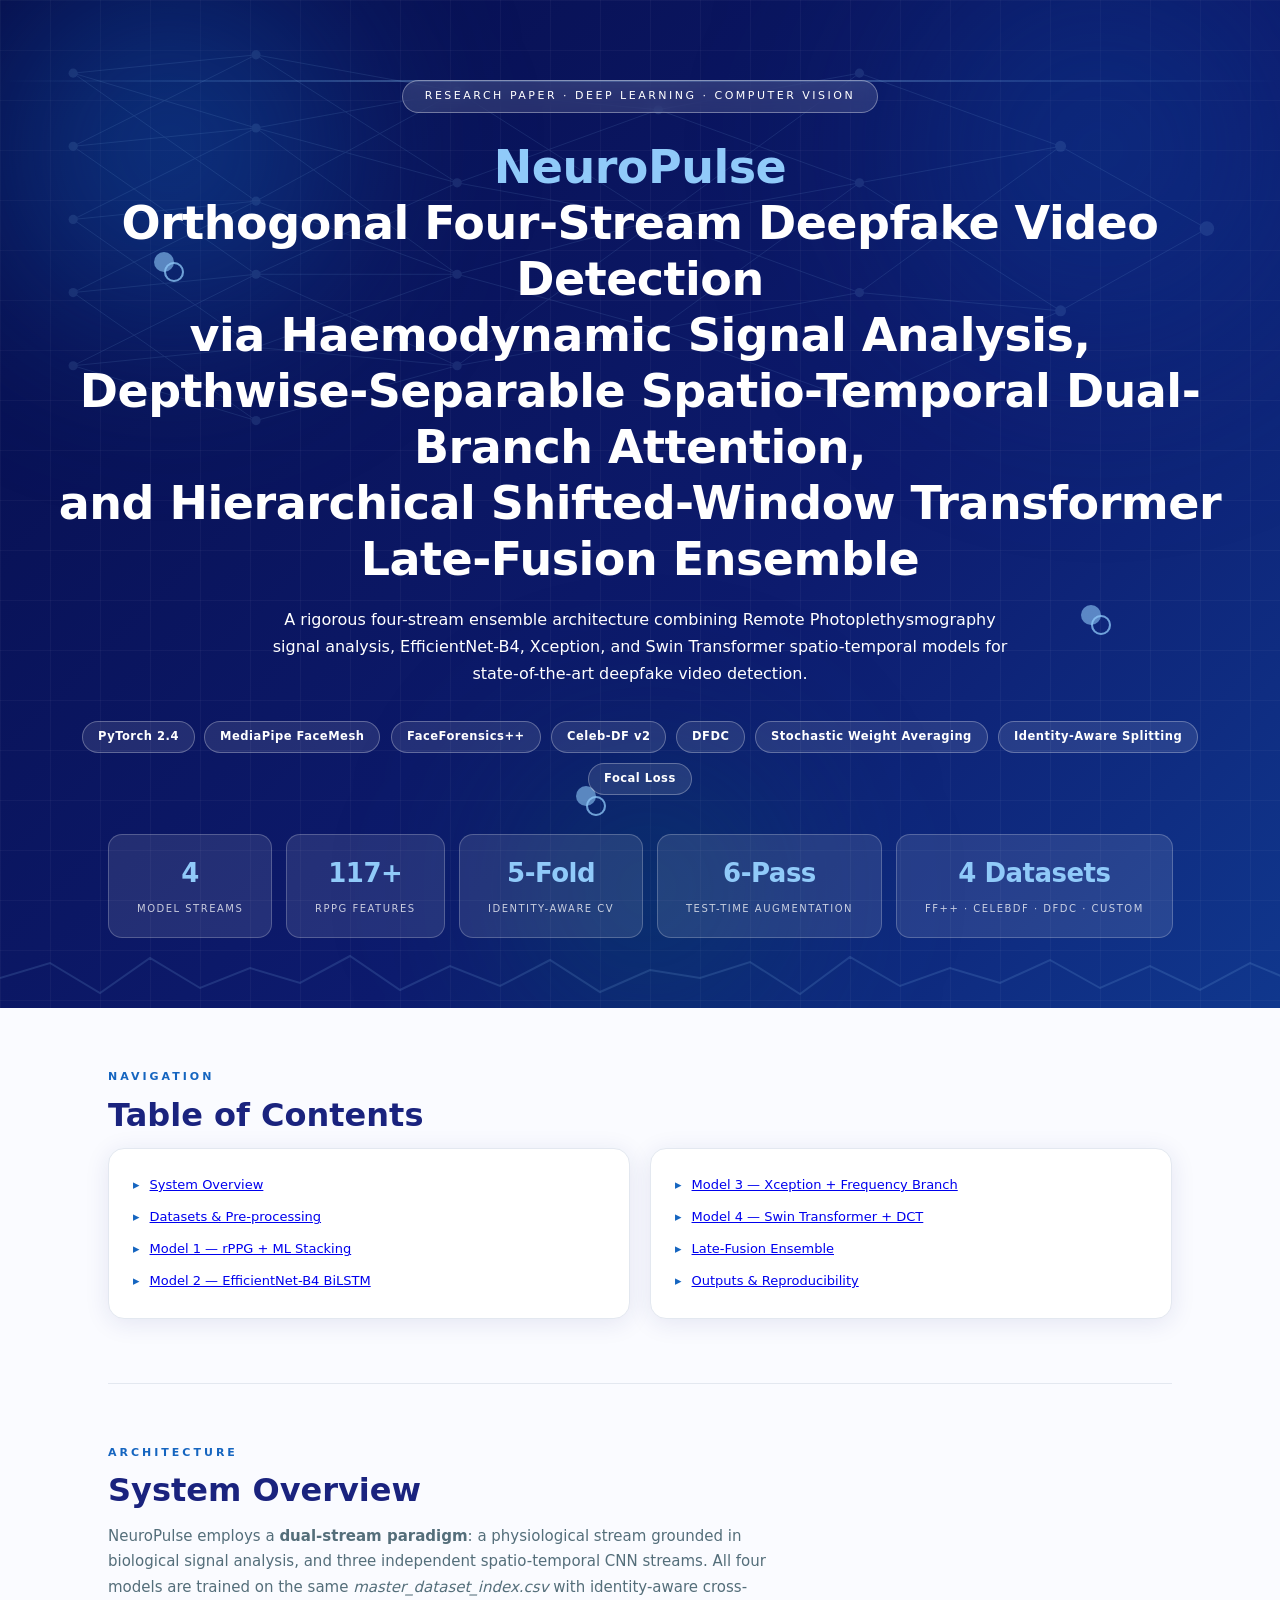
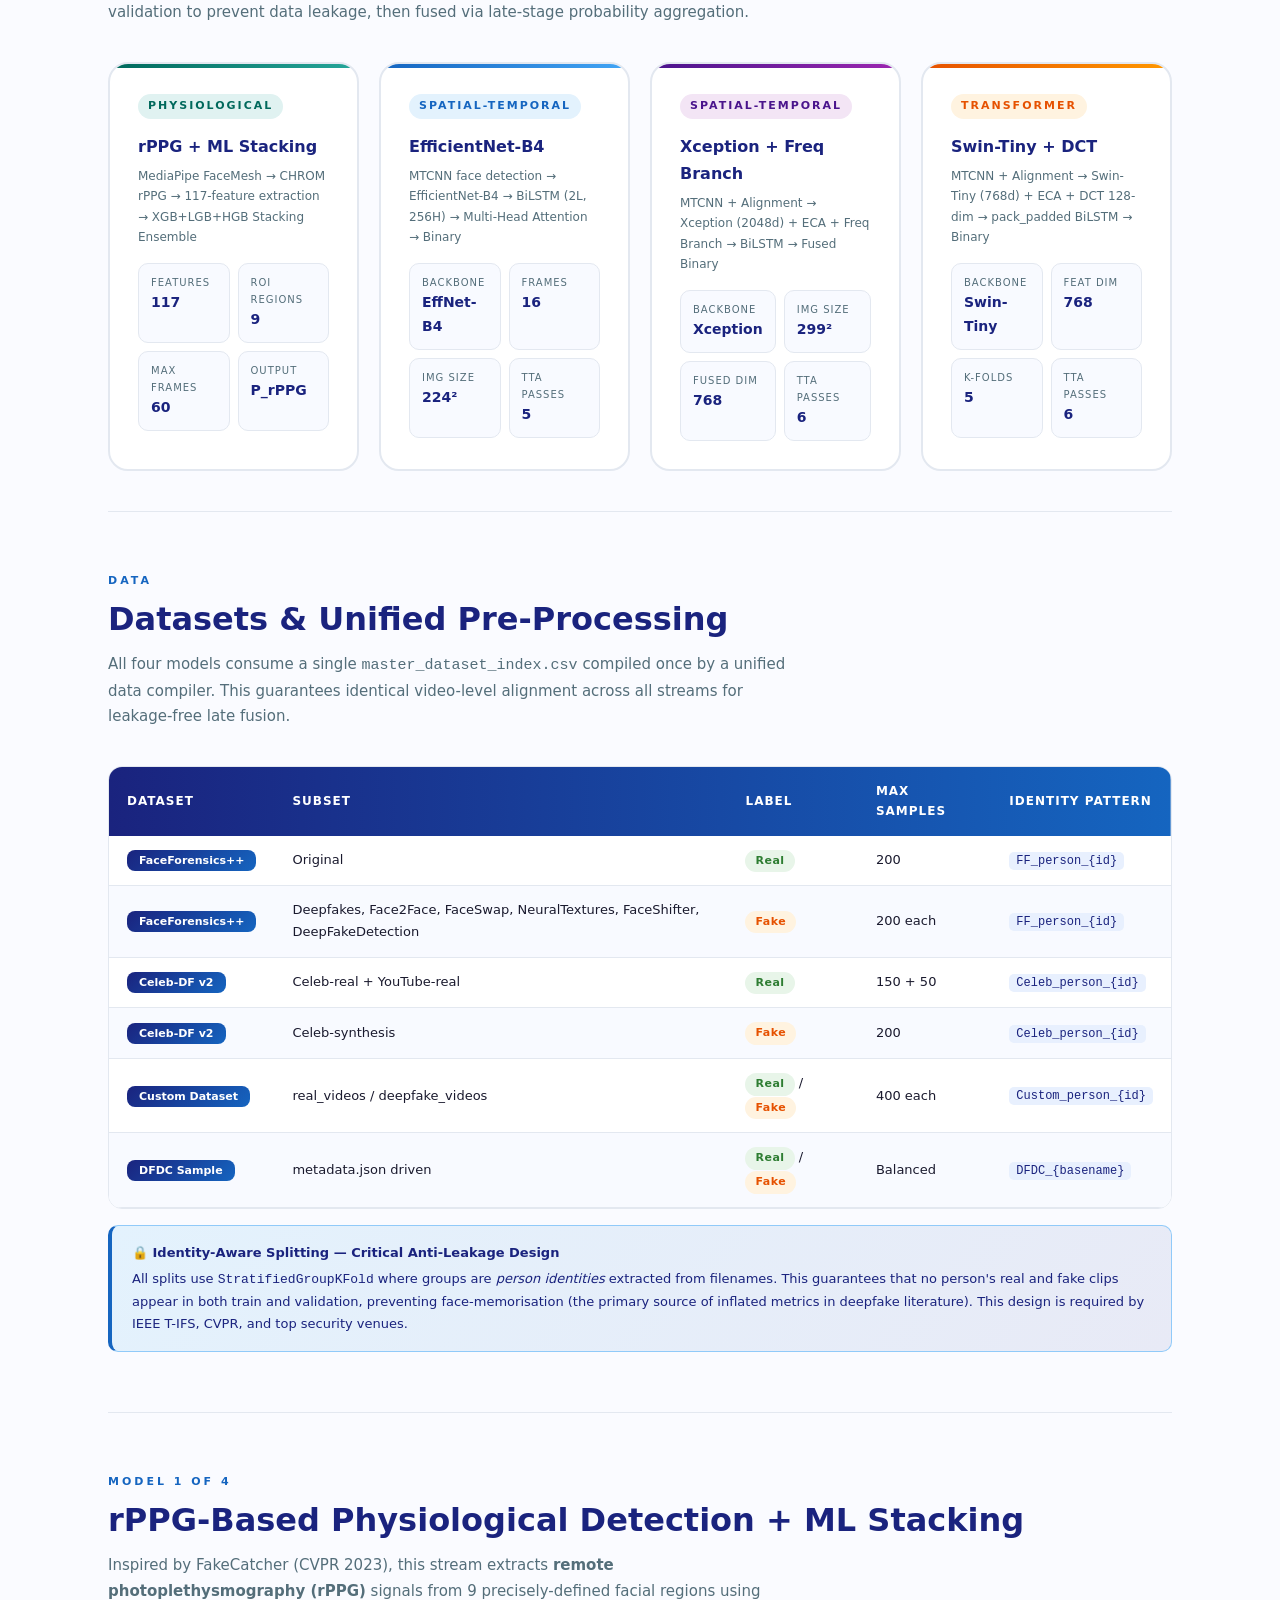
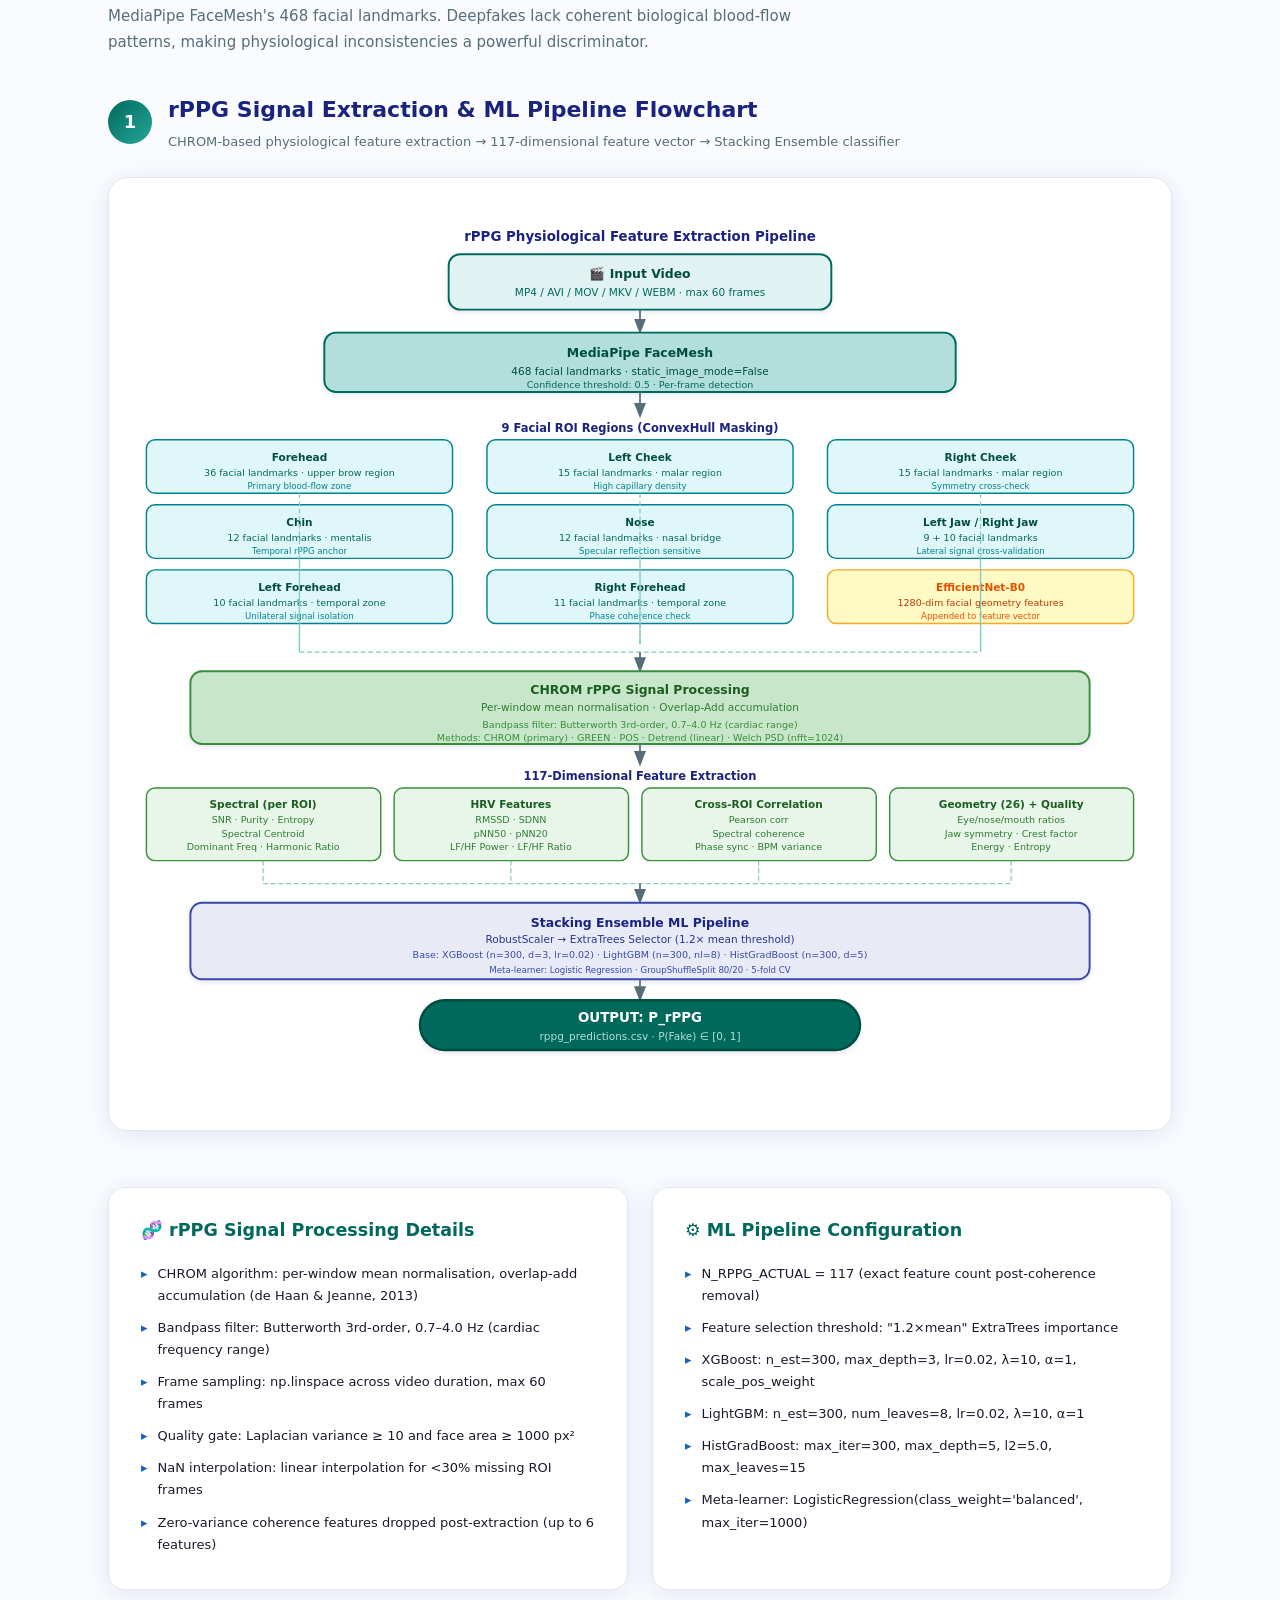
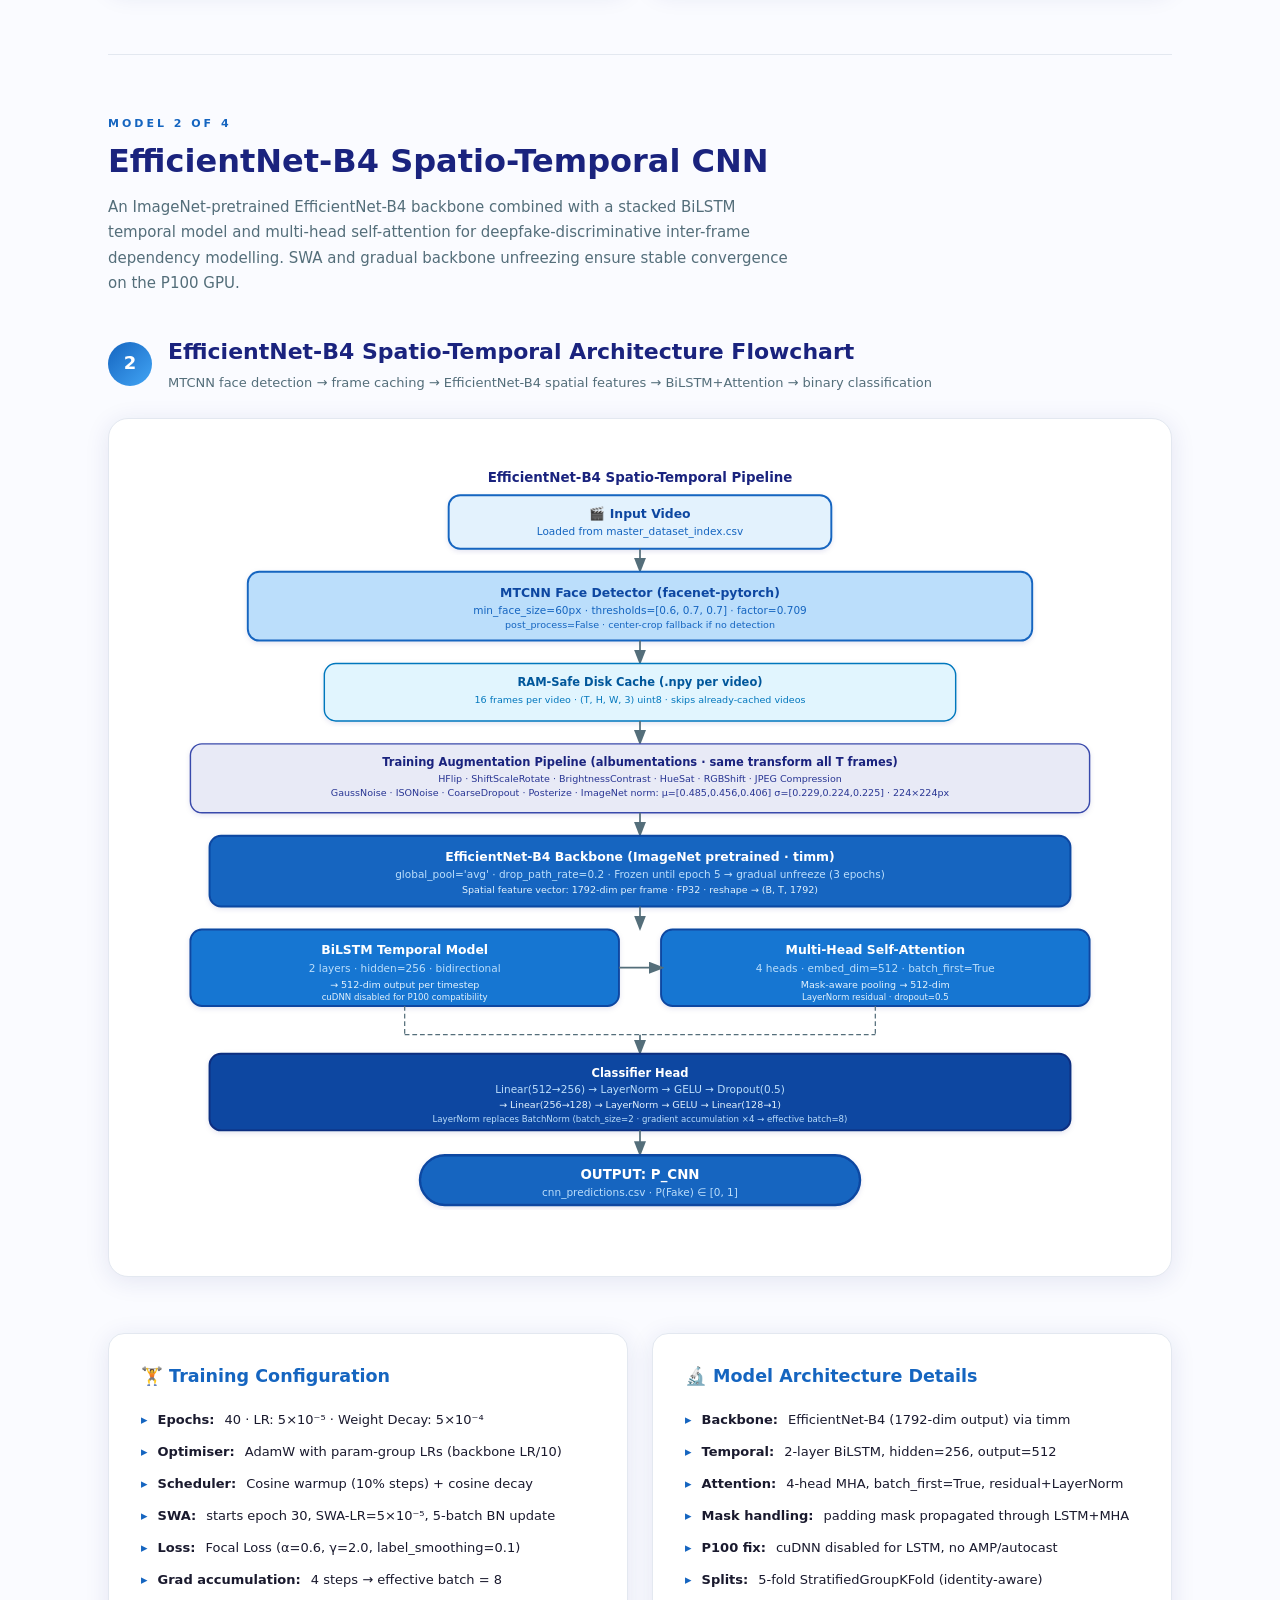
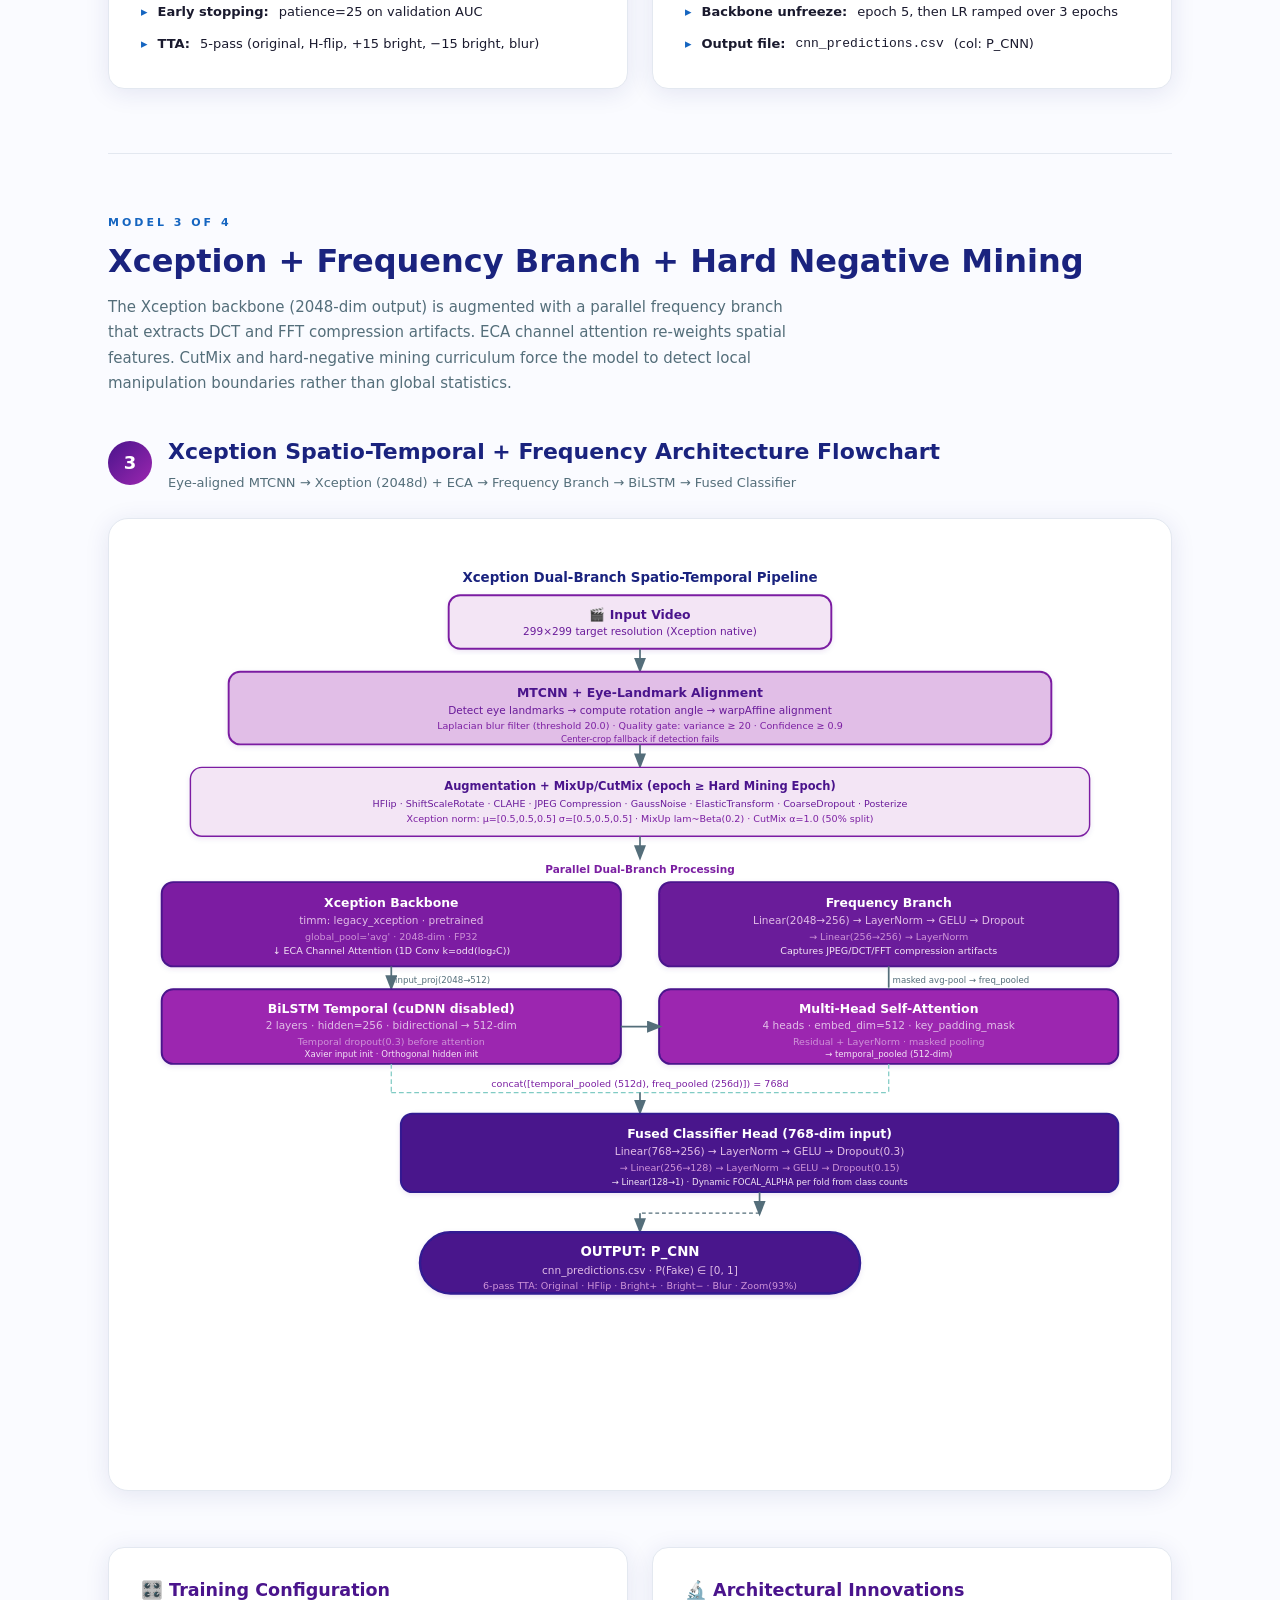
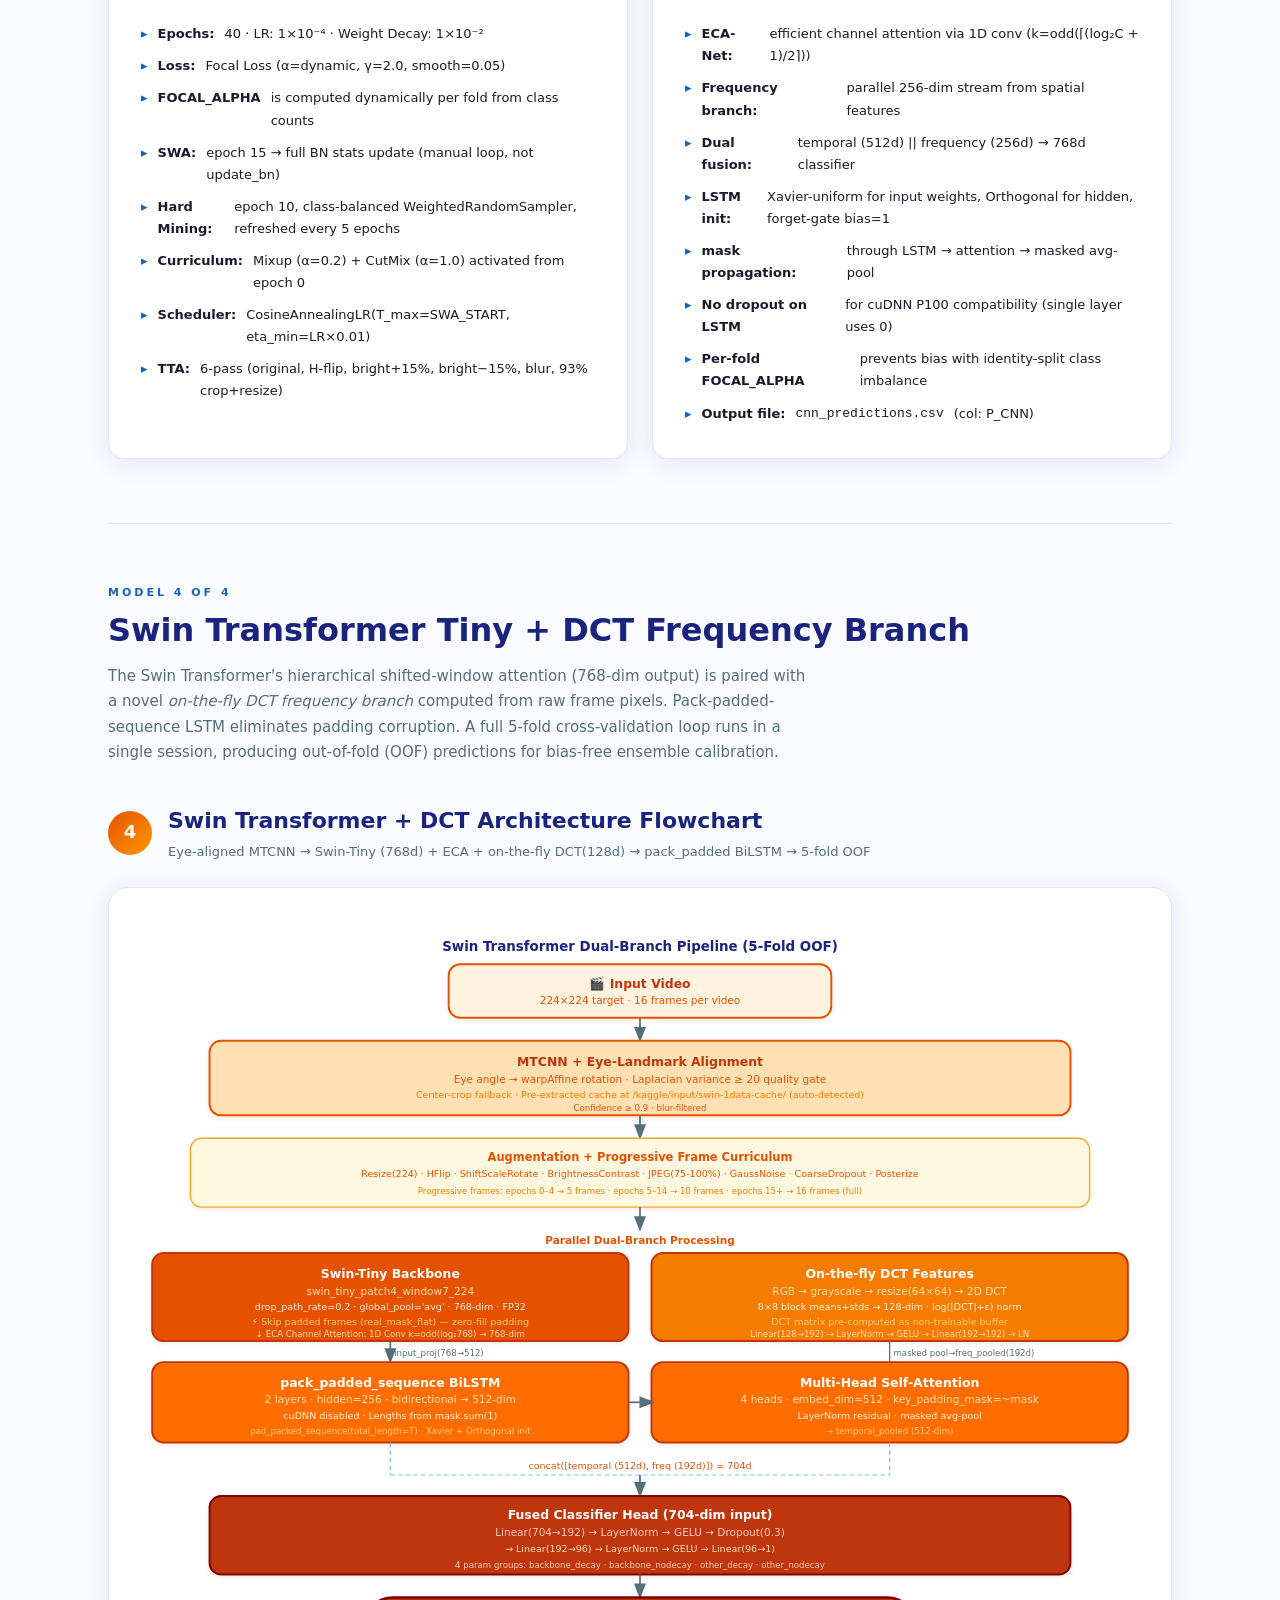
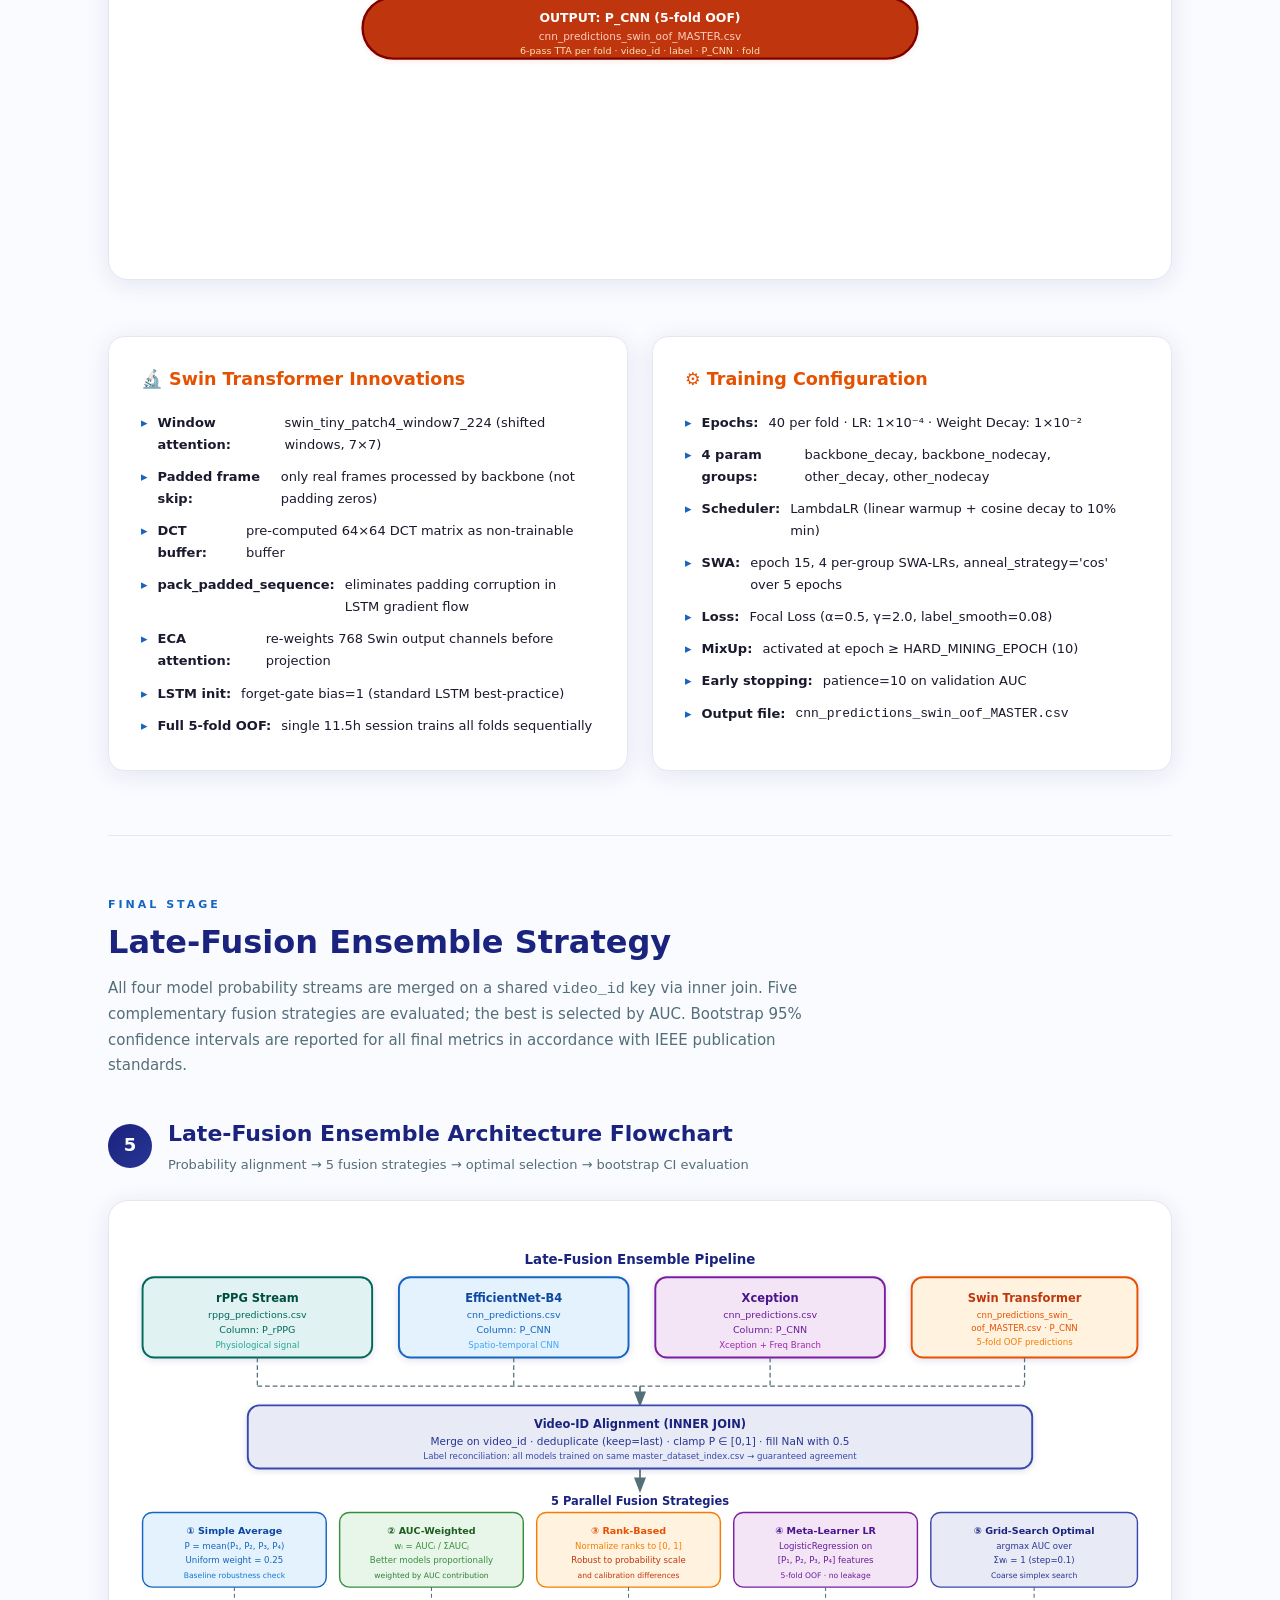
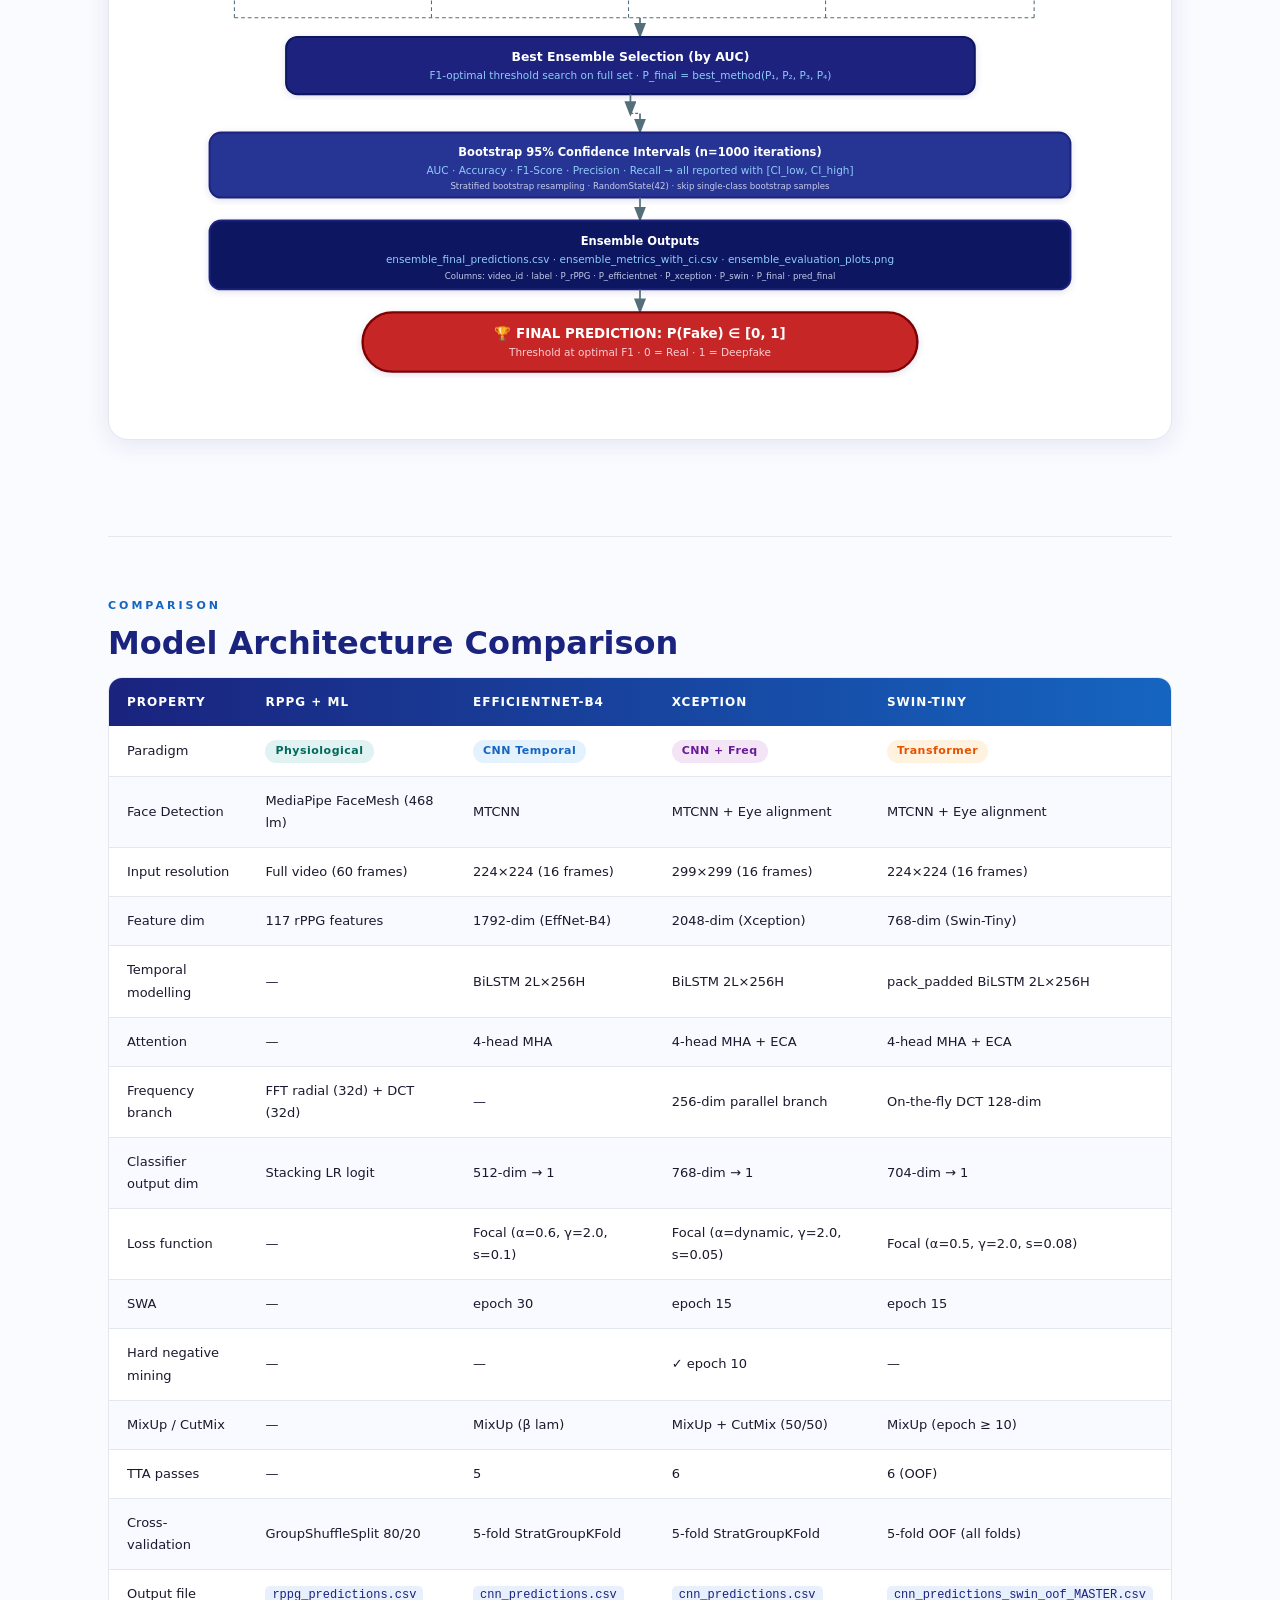
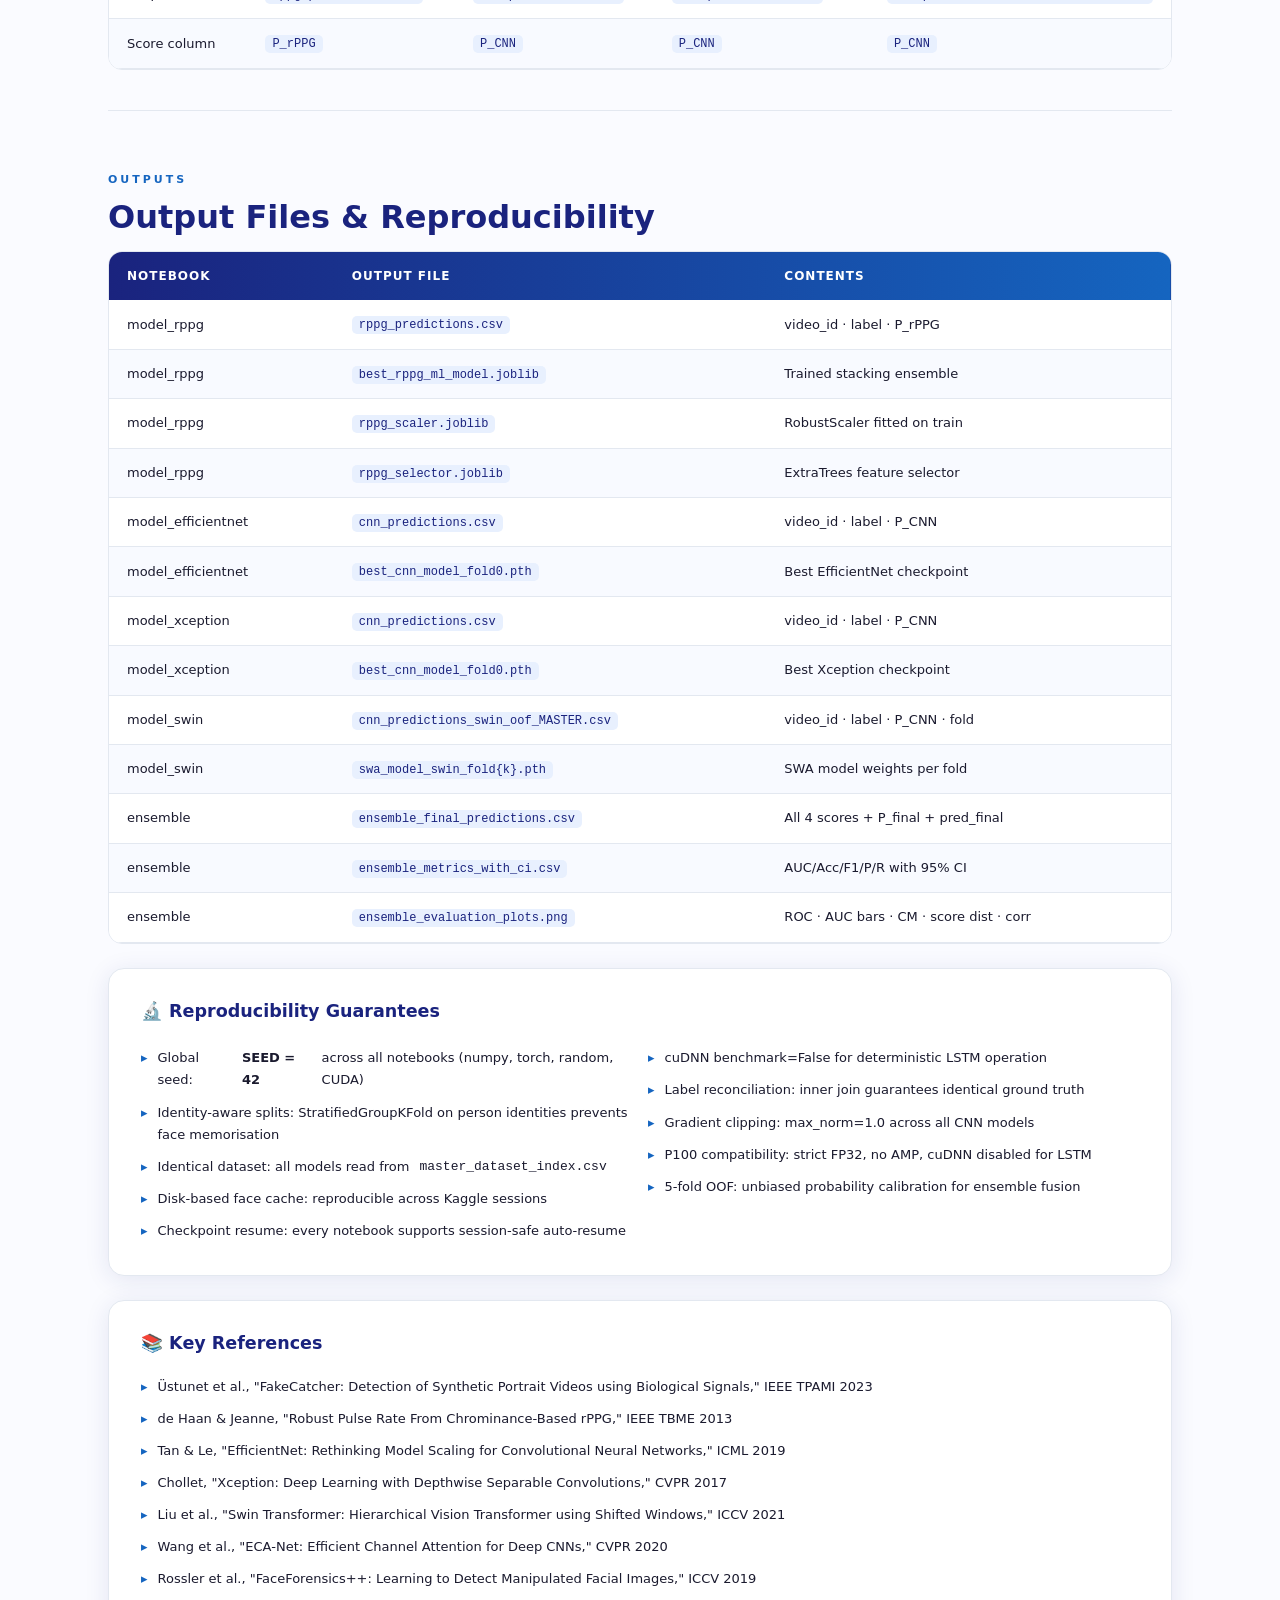
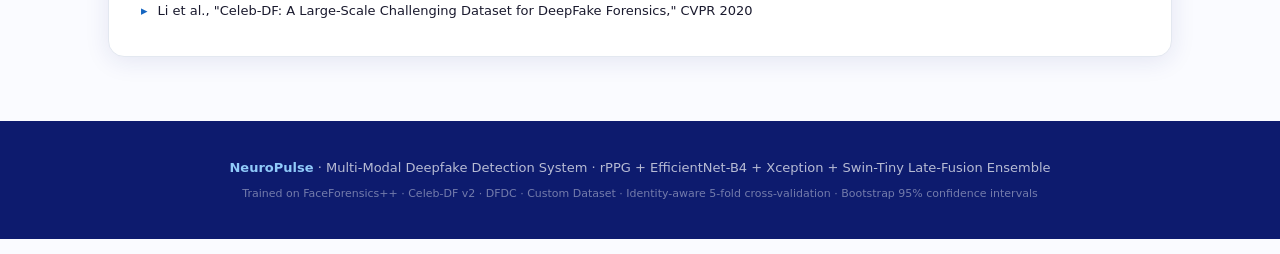
<file: architecture.html>
<!DOCTYPE html>
<html lang="en">
<head>
<meta charset="UTF-8"/>
<meta name="viewport" content="width=device-width, initial-scale=1.0"/>
<title>NeuroPulse: Multi-Modal Deepfake Detection System</title>
<style>
  :root {
    --primary:   #1a237e;
    --accent:    #0d47a1;
    --highlight: #1565c0;
    --teal:      #00695c;
    --orange:    #e65100;
    --purple:    #4a148c;
    --green:     #1b5e20;
    --red:       #b71c1c;
    --gold:      #f57f17;
    --bg:        #fafbff;
    --card:      #ffffff;
    --border:    #e3e8f0;
    --text:      #1a1a2e;
    --muted:     #546e7a;
    --shadow:    0 4px 24px rgba(26,35,126,0.10);
    --shadow-lg: 0 8px 40px rgba(26,35,126,0.16);
  }
  *, *::before, *::after { box-sizing: border-box; margin: 0; padding: 0; }
  html { scroll-behavior: smooth; }
  body {
    font-family: 'Segoe UI', system-ui, -apple-system, sans-serif;
    background: var(--bg);
    color: var(--text);
    line-height: 1.7;
    font-size: 15px;
  }

  /* ── HERO ANIMATIONS ── */
  @keyframes heroGradientShift {
    0%   { background-position: 0% 50%; }
    50%  { background-position: 100% 50%; }
    100% { background-position: 0% 50%; }
  }
  @keyframes fadeInDown {
    from { opacity: 0; transform: translateY(-24px); }
    to   { opacity: 1; transform: translateY(0); }
  }
  @keyframes fadeInUp {
    from { opacity: 0; transform: translateY(28px); }
    to   { opacity: 1; transform: translateY(0); }
  }
  @keyframes fadeInScale {
    from { opacity: 0; transform: scale(0.9) translateY(16px); }
    to   { opacity: 1; transform: scale(1) translateY(0); }
  }
  @keyframes orbDrift1 {
    0%,100% { transform: translate(0,0) scale(1); }
    33%     { transform: translate(60px,-40px) scale(1.15); }
    66%     { transform: translate(-30px,30px) scale(0.88); }
  }
  @keyframes orbDrift2 {
    0%,100% { transform: translate(0,0) scale(1); }
    40%     { transform: translate(-80px,50px) scale(1.2); }
    70%     { transform: translate(40px,-60px) scale(0.85); }
  }
  @keyframes orbDrift3 {
    0%,100% { transform: translate(0,0) scale(1); }
    30%     { transform: translate(50px,70px) scale(0.9); }
    60%     { transform: translate(-60px,-30px) scale(1.1); }
  }
  @keyframes pulseRing {
    0%   { transform: translate(-50%,-50%) scale(0.6); opacity: 0.8; }
    100% { transform: translate(-50%,-50%) scale(3.5); opacity: 0; }
  }
  @keyframes tagEntrance {
    from { opacity: 0; transform: translateY(12px) scale(0.9); }
    to   { opacity: 1; transform: translateY(0) scale(1); }
  }
  @keyframes tagGlow {
    0%,100% { background: rgba(255,255,255,0.10); box-shadow: 0 0 0 0 rgba(144,202,249,0); }
    50%     { background: rgba(255,255,255,0.20); box-shadow: 0 0 12px 2px rgba(144,202,249,0.25); }
  }
  @keyframes statCardIn {
    from { opacity: 0; transform: translateY(20px) scale(0.95); }
    to   { opacity: 1; transform: translateY(0) scale(1); }
  }
  @keyframes numberCount {
    from { opacity: 0; transform: scale(0.5); }
    to   { opacity: 1; transform: scale(1); }
  }
  @keyframes scanLine {
    0%   { top: 0%; opacity: 0.5; }
    50%  { opacity: 1; }
    100% { top: 100%; opacity: 0; }
  }
  @keyframes gridFlicker {
    0%,100% { opacity: 0.03; }
    50%     { opacity: 0.07; }
  }
  @keyframes titleGlow {
    0%,100% { text-shadow: 0 0 30px rgba(144,202,249,0.3); }
    50%     { text-shadow: 0 0 60px rgba(144,202,249,0.6), 0 0 100px rgba(100,181,246,0.3); }
  }
  @keyframes badgePulse {
    0%,100% { box-shadow: 0 0 0 0 rgba(144,202,249,0.4); }
    50%     { box-shadow: 0 0 0 8px rgba(144,202,249,0); }
  }
  @keyframes neuralNodePulse {
    0%,100% { r: 4; opacity: 0.6; }
    50%     { r: 7; opacity: 1; }
  }
  @keyframes neuralEdgeDash {
    from { stroke-dashoffset: 300; }
    to   { stroke-dashoffset: 0; }
  }
  @keyframes waveformPulse {
    0%,100% { transform: scaleY(1); }
    50%     { transform: scaleY(1.4); }
  }

  /* ── HERO ── */
  .hero {
    background: linear-gradient(135deg, #060d4a 0%, #0d1b6e 20%, #1565c0 55%, #0d47a1 80%, #050c3d 100%);
    background-size: 300% 300%;
    animation: heroGradientShift 10s ease infinite;
    color: #fff;
    padding: 80px 40px 70px;
    text-align: center;
    position: relative;
    overflow: hidden;
    min-height: 540px;
  }

  /* Animated grid background */
  .hero-grid {
    position: absolute; inset: 0; pointer-events: none;
    background-image:
      linear-gradient(rgba(255,255,255,0.035) 1px, transparent 1px),
      linear-gradient(90deg, rgba(255,255,255,0.035) 1px, transparent 1px);
    background-size: 50px 50px;
    animation: gridFlicker 4s ease-in-out infinite;
  }

  /* Scan line effect */
  .hero-scan {
    position: absolute; left: 0; right: 0; height: 2px;
    background: linear-gradient(90deg, transparent, rgba(144,202,249,0.5), transparent);
    animation: scanLine 5s linear infinite;
    pointer-events: none;
  }

  /* Glow orbs */
  .hero-orb {
    position: absolute; border-radius: 50%; pointer-events: none; filter: blur(80px);
  }
  .hero-orb-1 {
    width: 500px; height: 500px; top: -100px; left: -80px;
    background: radial-gradient(circle, rgba(21,101,192,0.55) 0%, transparent 70%);
    animation: orbDrift1 12s ease-in-out infinite;
  }
  .hero-orb-2 {
    width: 600px; height: 600px; top: -150px; right: -120px;
    background: radial-gradient(circle, rgba(13,71,161,0.45) 0%, transparent 70%);
    animation: orbDrift2 16s ease-in-out infinite;
  }
  .hero-orb-3 {
    width: 400px; height: 400px; bottom: -80px; left: 35%;
    background: radial-gradient(circle, rgba(0,105,92,0.35) 0%, transparent 70%);
    animation: orbDrift3 14s ease-in-out infinite;
  }

  /* Pulse rings */
  .hero-pulse-ring {
    position: absolute; width: 20px; height: 20px;
    border-radius: 50%; background: rgba(144,202,249,0.6);
    pointer-events: none;
  }
  .hero-pulse-ring::before,
  .hero-pulse-ring::after {
    content: '';
    position: absolute; top: 50%; left: 50%;
    width: 100%; height: 100%;
    border-radius: 50%;
    border: 2px solid rgba(144,202,249,0.5);
    animation: pulseRing 3s ease-out infinite;
  }
  .hero-pulse-ring::after { animation-delay: 1.5s; }
  .hero-pulse-ring-1 { top: 25%; left: 12%; animation: orbDrift1 8s ease-in-out infinite; }
  .hero-pulse-ring-2 { top: 60%; right: 14%; animation: orbDrift2 11s ease-in-out infinite; }
  .hero-pulse-ring-3 { bottom: 20%; left: 45%; animation: orbDrift3 9s ease-in-out infinite; }

  /* Hero neural SVG overlay */
  .hero-neural-overlay {
    position: absolute; inset: 0; pointer-events: none; opacity: 0.12;
  }

  /* Hero content (z-index above orbs) */
  .hero-content { position: relative; z-index: 5; }

  .hero-badge {
    display: inline-block;
    background: rgba(255,255,255,0.12);
    border: 1px solid rgba(255,255,255,0.35);
    border-radius: 24px;
    padding: 6px 22px;
    font-size: 11px;
    letter-spacing: 2.5px;
    text-transform: uppercase;
    margin-bottom: 26px;
    backdrop-filter: blur(8px);
    animation: fadeInDown 0.8s cubic-bezier(.22,1,.36,1) both, badgePulse 3s ease-in-out 1s infinite;
  }

  .hero h1 {
    font-size: clamp(26px, 4.5vw, 46px);
    font-weight: 900;
    letter-spacing: -0.5px;
    margin-bottom: 18px;
    line-height: 1.22;
    animation: fadeInUp 1s cubic-bezier(.22,1,.36,1) 0.2s both;
    animation-name: fadeInUp, titleGlow;
    animation-duration: 1s, 4s;
    animation-delay: 0.2s, 1s;
    animation-fill-mode: both, none;
    animation-iteration-count: 1, infinite;
  }
  .hero h1 span { color: #90caf9; }
  .hero p {
    font-size: 16px;
    opacity: 0.88;
    max-width: 740px;
    margin: 0 auto 34px;
    line-height: 1.7;
    animation: fadeInUp 1s cubic-bezier(.22,1,.36,1) 0.4s both;
  }
  .hero-tags {
    display: flex; flex-wrap: wrap; gap: 10px; justify-content: center;
    margin-bottom: 40px;
    animation: fadeInUp 1s cubic-bezier(.22,1,.36,1) 0.55s both;
  }
  .hero-tag {
    background: rgba(255,255,255,0.10);
    border: 1px solid rgba(255,255,255,0.28);
    border-radius: 20px;
    padding: 5px 15px;
    font-size: 11.5px;
    font-weight: 600;
    letter-spacing: 0.5px;
    backdrop-filter: blur(4px);
    transition: all 0.3s ease;
    cursor: default;
  }
  .hero-tag:hover {
    background: rgba(255,255,255,0.22);
    border-color: rgba(144,202,249,0.6);
    transform: translateY(-2px);
    box-shadow: 0 4px 16px rgba(144,202,249,0.25);
  }
  .hero-tag:nth-child(1)  { animation: tagEntrance 0.6s ease 0.6s both; }
  .hero-tag:nth-child(2)  { animation: tagEntrance 0.6s ease 0.7s both; }
  .hero-tag:nth-child(3)  { animation: tagEntrance 0.6s ease 0.8s both; }
  .hero-tag:nth-child(4)  { animation: tagEntrance 0.6s ease 0.9s both; }
  .hero-tag:nth-child(5)  { animation: tagEntrance 0.6s ease 1.0s both; }
  .hero-tag:nth-child(6)  { animation: tagEntrance 0.6s ease 1.1s both; }
  .hero-tag:nth-child(7)  { animation: tagEntrance 0.6s ease 1.2s both; }
  .hero-tag:nth-child(8)  { animation: tagEntrance 0.6s ease 1.3s both; }

  .hero-stats {
    display: flex; flex-wrap: wrap; gap: 14px; justify-content: center;
    animation: fadeInUp 1s cubic-bezier(.22,1,.36,1) 0.9s both;
  }
  .hero-stat {
    background: rgba(255,255,255,0.10);
    border: 1px solid rgba(255,255,255,0.22);
    border-radius: 14px;
    padding: 16px 28px;
    text-align: center;
    backdrop-filter: blur(8px);
    transition: all 0.35s cubic-bezier(.22,1,.36,1);
    position: relative;
    overflow: hidden;
  }
  .hero-stat::before {
    content: '';
    position: absolute; inset: 0;
    background: linear-gradient(135deg, rgba(255,255,255,0.08), transparent);
    opacity: 0;
    transition: opacity 0.3s ease;
  }
  .hero-stat:hover { transform: translateY(-5px) scale(1.03); background: rgba(255,255,255,0.18); box-shadow: 0 12px 40px rgba(0,0,0,0.3), 0 0 20px rgba(144,202,249,0.2); border-color: rgba(144,202,249,0.5); }
  .hero-stat:hover::before { opacity: 1; }
  .hero-stat strong { display: block; font-size: 26px; font-weight: 900; color: #90caf9; letter-spacing: -0.5px; }
  .hero-stat span { font-size: 10px; opacity: 0.75; text-transform: uppercase; letter-spacing: 1.5px; }
  .hero-stat:nth-child(1) { animation: statCardIn 0.7s ease 1.0s both; }
  .hero-stat:nth-child(2) { animation: statCardIn 0.7s ease 1.1s both; }
  .hero-stat:nth-child(3) { animation: statCardIn 0.7s ease 1.2s both; }
  .hero-stat:nth-child(4) { animation: statCardIn 0.7s ease 1.3s both; }
  .hero-stat:nth-child(5) { animation: statCardIn 0.7s ease 1.4s both; }

  /* Waveform decoration */
  .hero-waveform {
    position: absolute; bottom: 0; left: 0; right: 0;
    height: 60px; opacity: 0.15; pointer-events: none;
  }

  /* ── LAYOUT ── */
  .container { max-width: 1120px; margin: 0 auto; padding: 0 28px; }
  .section { padding: 60px 0 40px; }
  .section + .section { border-top: 1px solid var(--border); }

  /* ── SECTION HEADING ── */
  .section-label {
    font-size: 11px; font-weight: 700; letter-spacing: 3px;
    text-transform: uppercase; color: var(--highlight);
    margin-bottom: 8px;
  }
  .section-title {
    font-size: clamp(22px, 3vw, 32px);
    font-weight: 800;
    color: var(--primary);
    margin-bottom: 12px;
    line-height: 1.3;
  }
  .section-sub {
    color: var(--muted);
    font-size: 15px;
    max-width: 700px;
    margin-bottom: 36px;
  }

  /* ── CARDS ── */
  .card {
    background: var(--card);
    border: 1px solid var(--border);
    border-radius: 16px;
    padding: 28px 32px;
    box-shadow: var(--shadow);
    margin-bottom: 24px;
  }
  .card-grid { display: grid; gap: 20px; }
  .card-grid-2 { grid-template-columns: repeat(auto-fit, minmax(280px, 1fr)); }
  .card-grid-3 { grid-template-columns: repeat(auto-fit, minmax(220px, 1fr)); }
  .card-grid-4 { grid-template-columns: repeat(auto-fit, minmax(200px, 1fr)); }

  /* ── MODEL CARDS ── */
  .model-card {
    background: var(--card);
    border: 2px solid var(--border);
    border-radius: 20px;
    padding: 28px;
    position: relative;
    overflow: hidden;
    transition: transform 0.2s, box-shadow 0.2s;
  }
  .model-card:hover { transform: translateY(-3px); box-shadow: var(--shadow-lg); }
  .model-card::before {
    content: '';
    position: absolute; top: 0; left: 0; right: 0; height: 4px;
  }
  .model-card.rppg::before  { background: linear-gradient(90deg, #00695c, #26a69a); }
  .model-card.eff::before   { background: linear-gradient(90deg, #1565c0, #42a5f5); }
  .model-card.xcep::before  { background: linear-gradient(90deg, #4a148c, #9c27b0); }
  .model-card.swin::before  { background: linear-gradient(90deg, #e65100, #ff9800); }
  .model-card h3 { font-size: 16px; font-weight: 800; color: var(--primary); margin-bottom: 6px; }
  .model-card .model-type {
    font-size: 11px; font-weight: 700; letter-spacing: 2px; text-transform: uppercase;
    margin-bottom: 14px; padding: 3px 10px; border-radius: 20px; display: inline-block;
  }
  .rppg  .model-type { background: #e0f2f1; color: #00695c; }
  .eff   .model-type { background: #e3f2fd; color: #1565c0; }
  .xcep  .model-type { background: #f3e5f5; color: #4a148c; }
  .swin  .model-type { background: #fff3e0; color: #e65100; }
  .model-stat-grid { display: grid; grid-template-columns: 1fr 1fr; gap: 8px; margin-top: 16px; }
  .model-stat {
    background: #f8faff;
    border-radius: 10px;
    padding: 10px 12px;
    border: 1px solid var(--border);
  }
  .model-stat .label { font-size: 10px; color: var(--muted); text-transform: uppercase; letter-spacing: 1px; }
  .model-stat .value { font-size: 14px; font-weight: 700; color: var(--primary); }

  /* ── TABLE ── */
  .tbl-wrap { overflow-x: auto; border-radius: 14px; border: 1px solid var(--border); }
  table { width: 100%; border-collapse: collapse; background: var(--card); }
  thead { background: linear-gradient(90deg, #1a237e, #1565c0); color: #fff; }
  thead th { padding: 14px 18px; font-size: 12px; font-weight: 700; text-align: left; letter-spacing: 1px; text-transform: uppercase; }
  tbody tr:nth-child(even) { background: #f8faff; }
  tbody tr:hover { background: #e8f0fe; }
  td { padding: 13px 18px; font-size: 13px; border-bottom: 1px solid var(--border); vertical-align: middle; }
  td code { background: #e8f0fe; color: var(--primary); padding: 2px 7px; border-radius: 5px; font-size: 12px; }
  .badge {
    display: inline-block; padding: 2px 10px; border-radius: 20px;
    font-size: 11px; font-weight: 700; letter-spacing: 0.5px;
  }
  .badge-blue   { background: #e3f2fd; color: #1565c0; }
  .badge-green  { background: #e8f5e9; color: #2e7d32; }
  .badge-purple { background: #f3e5f5; color: #6a1b9a; }
  .badge-orange { background: #fff3e0; color: #e65100; }
  .badge-teal   { background: #e0f2f1; color: #00695c; }

  /* ── FLOWCHART WRAPPER ── */
  .fc-section { margin-bottom: 56px; }
  .fc-header { display: flex; align-items: center; gap: 16px; margin-bottom: 24px; }
  .fc-num {
    width: 44px; height: 44px; border-radius: 50%;
    display: flex; align-items: center; justify-content: center;
    font-size: 18px; font-weight: 900; color: #fff; flex-shrink: 0;
  }
  .fc-header h2 { font-size: 22px; font-weight: 800; color: var(--primary); }
  .fc-header p { font-size: 13px; color: var(--muted); margin-top: 2px; }
  .fc-wrapper {
    background: var(--card);
    border: 1px solid var(--border);
    border-radius: 20px;
    padding: 36px 24px;
    box-shadow: var(--shadow);
    overflow-x: auto;
  }
  .fc-wrapper svg { max-width: 100%; display: block; }

  /* ── INFO BOX ── */
  .info-box {
    background: linear-gradient(135deg, #e3f2fd 0%, #e8eaf6 100%);
    border: 1px solid #90caf9;
    border-left: 4px solid #1565c0;
    border-radius: 10px;
    padding: 16px 20px;
    margin: 20px 0;
    font-size: 13px;
    color: #1a237e;
  }
  .info-box strong { display: block; margin-bottom: 4px; font-size: 13px; }

  /* ── DATASET TABLE ── */
  .ds-chip {
    background: linear-gradient(135deg, #1a237e 0%, #1565c0 100%);
    color: #fff;
    border-radius: 8px;
    padding: 4px 12px;
    font-size: 11px;
    font-weight: 700;
  }

  /* ── FOOTER ── */
  footer {
    background: #0d1b6e;
    color: rgba(255,255,255,0.7);
    text-align: center;
    padding: 36px 28px;
    font-size: 13px;
  }
  footer strong { color: #90caf9; }

  /* ── UTIL ── */
  .mt-8 { margin-top: 8px; }
  .mt-16 { margin-top: 16px; }
  .mt-24 { margin-top: 24px; }
  ul.feature-list { list-style: none; padding: 0; }
  ul.feature-list li { padding: 5px 0; font-size: 13px; display: flex; gap: 10px; }
  ul.feature-list li::before { content: '▸'; color: var(--highlight); flex-shrink: 0; }
  .two-col { display: grid; grid-template-columns: 1fr 1fr; gap: 24px; }
  @media (max-width: 700px) { .two-col { grid-template-columns: 1fr; } }
  .pipe { display: flex; flex-wrap: wrap; gap: 0; align-items: stretch; margin: 20px 0; }
  .pipe-step {
    flex: 1; min-width: 120px;
    background: #f0f4ff;
    border: 1.5px solid #c5cfe8;
    border-radius: 10px;
    padding: 14px 10px;
    text-align: center;
    font-size: 12px; font-weight: 600;
    position: relative;
  }
  .pipe-step + .pipe-step { margin-left: 28px; }
  .pipe-step + .pipe-step::before {
    content: '→';
    position: absolute; left: -20px; top: 50%; transform: translateY(-50%);
    font-size: 18px; color: #90a4ae;
  }
  .pipe-step .icon { font-size: 22px; margin-bottom: 6px; }
  .code-block {
    background: #1a1a2e;
    color: #e8eaf6;
    border-radius: 12px;
    padding: 20px 24px;
    font-family: 'Consolas', 'Monaco', monospace;
    font-size: 12.5px;
    line-height: 1.6;
    overflow-x: auto;
    margin: 16px 0;
  }
</style>
</head>
<body>

<!-- ═══════════════════════════════════════════════════════════ HERO -->
<header class="hero">
  <!-- Background layers -->
  <div class="hero-grid"></div>
  <div class="hero-scan"></div>
  <div class="hero-orb hero-orb-1"></div>
  <div class="hero-orb hero-orb-2"></div>
  <div class="hero-orb hero-orb-3"></div>
  <div class="hero-pulse-ring hero-pulse-ring-1"></div>
  <div class="hero-pulse-ring hero-pulse-ring-2"></div>
  <div class="hero-pulse-ring hero-pulse-ring-3"></div>

  <!-- Neural network decorative SVG overlay -->
  <svg class="hero-neural-overlay" viewBox="0 0 1400 500" preserveAspectRatio="xMidYMid slice" xmlns="http://www.w3.org/2000/svg">
    <defs>
      <style>
        .nn-edge { stroke: #90caf9; stroke-width: 1; fill: none; stroke-dasharray: 300; animation: neuralEdgeDash 6s linear infinite; }
        .nn-node { fill: #90caf9; animation: neuralNodePulse 3s ease-in-out infinite; }
        .nn-edge:nth-child(2n)  { animation-delay: -1s; }
        .nn-edge:nth-child(3n)  { animation-delay: -2s; }
        .nn-edge:nth-child(5n)  { animation-delay: -3s; }
        .nn-node:nth-child(2n)  { animation-delay: -0.5s; }
        .nn-node:nth-child(3n)  { animation-delay: -1.5s; }
        .nn-node:nth-child(4n)  { animation-delay: -2.5s; }
      </style>
    </defs>
    <!-- Layer 1 nodes (input) -->
    <circle class="nn-node" cx="80"  cy="80"  r="5"/>
    <circle class="nn-node" cx="80"  cy="160" r="5"/>
    <circle class="nn-node" cx="80"  cy="240" r="5"/>
    <circle class="nn-node" cx="80"  cy="320" r="5"/>
    <circle class="nn-node" cx="80"  cy="400" r="5"/>
    <!-- Layer 2 -->
    <circle class="nn-node" cx="280" cy="60"  r="5"/>
    <circle class="nn-node" cx="280" cy="140" r="5"/>
    <circle class="nn-node" cx="280" cy="220" r="5"/>
    <circle class="nn-node" cx="280" cy="300" r="5"/>
    <circle class="nn-node" cx="280" cy="380" r="5"/>
    <circle class="nn-node" cx="280" cy="460" r="5"/>
    <!-- Layer 3 -->
    <circle class="nn-node" cx="500" cy="100" r="5"/>
    <circle class="nn-node" cx="500" cy="200" r="5"/>
    <circle class="nn-node" cx="500" cy="300" r="5"/>
    <circle class="nn-node" cx="500" cy="400" r="5"/>
    <!-- Layer 4 -->
    <circle class="nn-node" cx="720" cy="120" r="5"/>
    <circle class="nn-node" cx="720" cy="240" r="5"/>
    <circle class="nn-node" cx="720" cy="360" r="5"/>
    <!-- Layer 5 -->
    <circle class="nn-node" cx="940" cy="80"  r="5"/>
    <circle class="nn-node" cx="940" cy="200" r="5"/>
    <circle class="nn-node" cx="940" cy="320" r="5"/>
    <circle class="nn-node" cx="940" cy="440" r="5"/>
    <!-- Layer 6 (output) -->
    <circle class="nn-node" cx="1160" cy="160" r="6"/>
    <circle class="nn-node" cx="1160" cy="340" r="6"/>
    <!-- Layer 7 -->
    <circle class="nn-node" cx="1320" cy="250" r="8"/>
    <!-- Edges L1→L2 -->
    <path class="nn-edge" d="M80,80 L280,60"/><path class="nn-edge" d="M80,80 L280,140"/><path class="nn-edge" d="M80,80 L280,220"/>
    <path class="nn-edge" d="M80,160 L280,60"/><path class="nn-edge" d="M80,160 L280,140"/><path class="nn-edge" d="M80,160 L280,300"/>
    <path class="nn-edge" d="M80,240 L280,140"/><path class="nn-edge" d="M80,240 L280,220"/><path class="nn-edge" d="M80,240 L280,380"/>
    <path class="nn-edge" d="M80,320 L280,220"/><path class="nn-edge" d="M80,320 L280,300"/><path class="nn-edge" d="M80,320 L280,460"/>
    <path class="nn-edge" d="M80,400 L280,300"/><path class="nn-edge" d="M80,400 L280,380"/><path class="nn-edge" d="M80,400 L280,460"/>
    <!-- Edges L2→L3 -->
    <path class="nn-edge" d="M280,60 L500,100"/><path class="nn-edge" d="M280,60 L500,200"/>
    <path class="nn-edge" d="M280,140 L500,100"/><path class="nn-edge" d="M280,140 L500,200"/><path class="nn-edge" d="M280,140 L500,300"/>
    <path class="nn-edge" d="M280,220 L500,100"/><path class="nn-edge" d="M280,220 L500,300"/>
    <path class="nn-edge" d="M280,300 L500,200"/><path class="nn-edge" d="M280,300 L500,300"/><path class="nn-edge" d="M280,300 L500,400"/>
    <path class="nn-edge" d="M280,380 L500,300"/><path class="nn-edge" d="M280,380 L500,400"/>
    <path class="nn-edge" d="M280,460 L500,400"/>
    <!-- Edges L3→L4 -->
    <path class="nn-edge" d="M500,100 L720,120"/><path class="nn-edge" d="M500,100 L720,240"/>
    <path class="nn-edge" d="M500,200 L720,120"/><path class="nn-edge" d="M500,200 L720,240"/>
    <path class="nn-edge" d="M500,300 L720,240"/><path class="nn-edge" d="M500,300 L720,360"/>
    <path class="nn-edge" d="M500,400 L720,240"/><path class="nn-edge" d="M500,400 L720,360"/>
    <!-- Edges L4→L5 -->
    <path class="nn-edge" d="M720,120 L940,80"/><path class="nn-edge" d="M720,120 L940,200"/>
    <path class="nn-edge" d="M720,240 L940,80"/><path class="nn-edge" d="M720,240 L940,200"/><path class="nn-edge" d="M720,240 L940,320"/>
    <path class="nn-edge" d="M720,360 L940,200"/><path class="nn-edge" d="M720,360 L940,320"/><path class="nn-edge" d="M720,360 L940,440"/>
    <!-- Edges L5→L6 -->
    <path class="nn-edge" d="M940,80 L1160,160"/><path class="nn-edge" d="M940,200 L1160,160"/><path class="nn-edge" d="M940,200 L1160,340"/>
    <path class="nn-edge" d="M940,320 L1160,160"/><path class="nn-edge" d="M940,320 L1160,340"/><path class="nn-edge" d="M940,440 L1160,340"/>
    <!-- Edges L6→L7 -->
    <path class="nn-edge" d="M1160,160 L1320,250"/><path class="nn-edge" d="M1160,340 L1320,250"/>
  </svg>

  <!-- Waveform bottom decoration -->
  <svg class="hero-waveform" viewBox="0 0 1400 60" preserveAspectRatio="none" xmlns="http://www.w3.org/2000/svg">
    <polyline points="0,30 50,15 100,45 150,10 200,40 250,20 300,35 350,8 400,42 450,18 500,38 550,12 600,44 650,22 700,30 750,14 800,46 850,9 900,38 950,20 1000,35 1050,12 1100,40 1150,18 1200,42 1250,15 1300,36 1350,22 1400,30" stroke="#90caf9" stroke-width="2" fill="none"/>
  </svg>

  <div class="hero-content">
    <div class="hero-badge">Research Paper · Deep Learning · Computer Vision</div>
    <h1><span>NeuroPulse</span><br>Orthogonal Four-Stream Deepfake Video Detection<br>via Haemodynamic Signal Analysis,<br>Depthwise-Separable Spatio-Temporal Dual-Branch Attention,<br>and Hierarchical Shifted-Window Transformer<br>Late-Fusion Ensemble</h1>
    <p>A rigorous four-stream ensemble architecture combining Remote Photoplethysmography signal analysis, EfficientNet-B4, Xception, and Swin Transformer spatio-temporal models for state-of-the-art deepfake video detection.</p>
    <div class="hero-tags">
      <span class="hero-tag">PyTorch 2.4</span>
      <span class="hero-tag">MediaPipe FaceMesh</span>
      <span class="hero-tag">FaceForensics++</span>
      <span class="hero-tag">Celeb-DF v2</span>
      <span class="hero-tag">DFDC</span>
      <span class="hero-tag">Stochastic Weight Averaging</span>
      <span class="hero-tag">Identity-Aware Splitting</span>
      <span class="hero-tag">Focal Loss</span>
    </div>
    <div class="hero-stats">
      <div class="hero-stat"><strong>4</strong><span>Model Streams</span></div>
      <div class="hero-stat"><strong>117+</strong><span>rPPG Features</span></div>
      <div class="hero-stat"><strong>5-Fold</strong><span>Identity-Aware CV</span></div>
      <div class="hero-stat"><strong>6-Pass</strong><span>Test-Time Augmentation</span></div>
      <div class="hero-stat"><strong>4 Datasets</strong><span>FF++ · CelebDF · DFDC · Custom</span></div>
    </div>
  </div>
</header>

<div class="container">

<!-- ═══════════════════════════════════════════════════════════ TOC -->
<section class="section">
  <div class="section-label">Navigation</div>
  <div class="section-title">Table of Contents</div>
  <div class="card-grid card-grid-2">
    <div class="card" style="padding:20px 24px;">
      <ul class="feature-list">
        <li><a href="#overview">System Overview</a></li>
        <li><a href="#datasets">Datasets &amp; Pre-processing</a></li>
        <li><a href="#model1">Model 1 — rPPG + ML Stacking</a></li>
        <li><a href="#model2">Model 2 — EfficientNet-B4 BiLSTM</a></li>
      </ul>
    </div>
    <div class="card" style="padding:20px 24px;">
      <ul class="feature-list">
        <li><a href="#model3">Model 3 — Xception + Frequency Branch</a></li>
        <li><a href="#model4">Model 4 — Swin Transformer + DCT</a></li>
        <li><a href="#ensemble">Late-Fusion Ensemble</a></li>
        <li><a href="#outputs">Outputs &amp; Reproducibility</a></li>
      </ul>
    </div>
  </div>
</section>

<!-- ═══════════════════════════════════════════════════════════ OVERVIEW -->
<section class="section" id="overview">
  <div class="section-label">Architecture</div>
  <div class="section-title">System Overview</div>
  <div class="section-sub">
    NeuroPulse employs a <strong>dual-stream paradigm</strong>: a physiological stream grounded in biological signal analysis,
    and three independent spatio-temporal CNN streams. All four models are trained on the same
    <em>master_dataset_index.csv</em> with identity-aware cross-validation to prevent data leakage,
    then fused via late-stage probability aggregation.
  </div>
  <div class="card-grid card-grid-4">
    <div class="model-card rppg">
      <div class="model-type">Physiological</div>
      <h3>rPPG + ML Stacking</h3>
      <p style="font-size:12px;color:var(--muted);margin-top:6px;">MediaPipe FaceMesh → CHROM rPPG → 117-feature extraction → XGB+LGB+HGB Stacking Ensemble</p>
      <div class="model-stat-grid">
        <div class="model-stat"><div class="label">Features</div><div class="value">117</div></div>
        <div class="model-stat"><div class="label">ROI Regions</div><div class="value">9</div></div>
        <div class="model-stat"><div class="label">Max Frames</div><div class="value">60</div></div>
        <div class="model-stat"><div class="label">Output</div><div class="value">P_rPPG</div></div>
      </div>
    </div>
    <div class="model-card eff">
      <div class="model-type">Spatial-Temporal</div>
      <h3>EfficientNet-B4</h3>
      <p style="font-size:12px;color:var(--muted);margin-top:6px;">MTCNN face detection → EfficientNet-B4 → BiLSTM (2L, 256H) → Multi-Head Attention → Binary</p>
      <div class="model-stat-grid">
        <div class="model-stat"><div class="label">Backbone</div><div class="value">EffNet-B4</div></div>
        <div class="model-stat"><div class="label">Frames</div><div class="value">16</div></div>
        <div class="model-stat"><div class="label">Img Size</div><div class="value">224²</div></div>
        <div class="model-stat"><div class="label">TTA Passes</div><div class="value">5</div></div>
      </div>
    </div>
    <div class="model-card xcep">
      <div class="model-type">Spatial-Temporal</div>
      <h3>Xception + Freq Branch</h3>
      <p style="font-size:12px;color:var(--muted);margin-top:6px;">MTCNN + Alignment → Xception (2048d) + ECA + Freq Branch → BiLSTM → Fused Binary</p>
      <div class="model-stat-grid">
        <div class="model-stat"><div class="label">Backbone</div><div class="value">Xception</div></div>
        <div class="model-stat"><div class="label">Img Size</div><div class="value">299²</div></div>
        <div class="model-stat"><div class="label">Fused Dim</div><div class="value">768</div></div>
        <div class="model-stat"><div class="label">TTA Passes</div><div class="value">6</div></div>
      </div>
    </div>
    <div class="model-card swin">
      <div class="model-type">Transformer</div>
      <h3>Swin-Tiny + DCT</h3>
      <p style="font-size:12px;color:var(--muted);margin-top:6px;">MTCNN + Alignment → Swin-Tiny (768d) + ECA + DCT 128-dim → pack_padded BiLSTM → Binary</p>
      <div class="model-stat-grid">
        <div class="model-stat"><div class="label">Backbone</div><div class="value">Swin-Tiny</div></div>
        <div class="model-stat"><div class="label">Feat Dim</div><div class="value">768</div></div>
        <div class="model-stat"><div class="label">K-Folds</div><div class="value">5</div></div>
        <div class="model-stat"><div class="label">TTA Passes</div><div class="value">6</div></div>
      </div>
    </div>
  </div>
</section>

<!-- ═══════════════════════════════════════════════════════════ DATASETS -->
<section class="section" id="datasets">
  <div class="section-label">Data</div>
  <div class="section-title">Datasets &amp; Unified Pre-Processing</div>
  <div class="section-sub">
    All four models consume a single <code>master_dataset_index.csv</code> compiled once by a unified data compiler.
    This guarantees identical video-level alignment across all streams for leakage-free late fusion.
  </div>

  <div class="tbl-wrap">
    <table>
      <thead><tr>
        <th>Dataset</th><th>Subset</th><th>Label</th><th>Max Samples</th><th>Identity Pattern</th>
      </tr></thead>
      <tbody>
        <tr><td><span class="ds-chip">FaceForensics++</span></td><td>Original</td><td><span class="badge badge-green">Real</span></td><td>200</td><td><code>FF_person_{id}</code></td></tr>
        <tr><td><span class="ds-chip">FaceForensics++</span></td><td>Deepfakes, Face2Face, FaceSwap, NeuralTextures, FaceShifter, DeepFakeDetection</td><td><span class="badge badge-orange">Fake</span></td><td>200 each</td><td><code>FF_person_{id}</code></td></tr>
        <tr><td><span class="ds-chip">Celeb-DF v2</span></td><td>Celeb-real + YouTube-real</td><td><span class="badge badge-green">Real</span></td><td>150 + 50</td><td><code>Celeb_person_{id}</code></td></tr>
        <tr><td><span class="ds-chip">Celeb-DF v2</span></td><td>Celeb-synthesis</td><td><span class="badge badge-orange">Fake</span></td><td>200</td><td><code>Celeb_person_{id}</code></td></tr>
        <tr><td><span class="ds-chip">Custom Dataset</span></td><td>real_videos / deepfake_videos</td><td><span class="badge badge-green">Real</span> / <span class="badge badge-orange">Fake</span></td><td>400 each</td><td><code>Custom_person_{id}</code></td></tr>
        <tr><td><span class="ds-chip">DFDC Sample</span></td><td>metadata.json driven</td><td><span class="badge badge-green">Real</span> / <span class="badge badge-orange">Fake</span></td><td>Balanced</td><td><code>DFDC_{basename}</code></td></tr>
      </tbody>
    </table>
  </div>

  <div class="info-box mt-16">
    <strong>🔒 Identity-Aware Splitting — Critical Anti-Leakage Design</strong>
    All splits use <code>StratifiedGroupKFold</code> where groups are <em>person identities</em> extracted from filenames.
    This guarantees that no person's real and fake clips appear in both train and validation, preventing face-memorisation
    (the primary source of inflated metrics in deepfake literature). This design is required by IEEE T-IFS, CVPR, and top security venues.
  </div>
</section>

<!-- ══════════════════════════════════════════════════════════ MODEL 1: rPPG -->
<section class="section" id="model1">
  <div class="section-label">Model 1 of 4</div>
  <div class="section-title">rPPG-Based Physiological Detection + ML Stacking</div>
  <div class="section-sub">
    Inspired by FakeCatcher (CVPR 2023), this stream extracts <strong>remote photoplethysmography (rPPG)</strong> signals
    from 9 precisely-defined facial regions using MediaPipe FaceMesh's 468 facial landmarks.
    Deepfakes lack coherent biological blood-flow patterns, making physiological inconsistencies a powerful discriminator.
  </div>

  <div class="fc-section">
    <div class="fc-header">
      <div class="fc-num" style="background:linear-gradient(135deg,#00695c,#26a69a);">1</div>
      <div>
        <h2>rPPG Signal Extraction &amp; ML Pipeline Flowchart</h2>
        <p>CHROM-based physiological feature extraction → 117-dimensional feature vector → Stacking Ensemble classifier</p>
      </div>
    </div>
    <div class="fc-wrapper">
<svg viewBox="0 0 1060 920" xmlns="http://www.w3.org/2000/svg" font-family="'Segoe UI',system-ui,sans-serif">
  <defs>
    <marker id="arr1" markerWidth="9" markerHeight="9" refX="7" refY="3.5" orient="auto">
      <path d="M0,0 L0,7 L9,3.5 z" fill="#546e7a"/>
    </marker>
    <filter id="sh1"><feDropShadow dx="0" dy="2" stdDeviation="3" flood-color="#1a237e" flood-opacity="0.10"/></filter>
  </defs>

  <!-- ── ROW 0: Title ── -->
  <text x="530" y="28" text-anchor="middle" font-size="14" font-weight="800" fill="#1a237e">rPPG Physiological Feature Extraction Pipeline</text>

  <!-- ── ROW 1: Input Video ── -->
  <rect x="330" y="42" width="400" height="58" rx="12" fill="#e0f2f1" stroke="#00695c" stroke-width="2" filter="url(#sh1)"/>
  <text x="530" y="67" text-anchor="middle" font-size="13" font-weight="700" fill="#004d40">🎬 Input Video</text>
  <text x="530" y="86" text-anchor="middle" font-size="11" fill="#00695c">MP4 / AVI / MOV / MKV / WEBM · max 60 frames</text>
  <line x1="530" y1="100" x2="530" y2="122" stroke="#546e7a" stroke-width="1.8" marker-end="url(#arr1)"/>

  <!-- ── ROW 2: MediaPipe FaceMesh ── -->
  <rect x="200" y="124" width="660" height="62" rx="12" fill="#b2dfdb" stroke="#00695c" stroke-width="2" filter="url(#sh1)"/>
  <text x="530" y="150" text-anchor="middle" font-size="13" font-weight="700" fill="#004d40">MediaPipe FaceMesh</text>
  <text x="530" y="168" text-anchor="middle" font-size="11" fill="#004d40">468 facial landmarks · static_image_mode=False</text>
  <text x="530" y="182" text-anchor="middle" font-size="10" fill="#00695c">Confidence threshold: 0.5 · Per-frame detection</text>
  <line x1="530" y1="186" x2="530" y2="210" stroke="#546e7a" stroke-width="1.8" marker-end="url(#arr1)"/>

  <!-- ── ROW 3: ROI label ── -->
  <text x="530" y="228" text-anchor="middle" font-size="12" font-weight="800" fill="#1a237e">9 Facial ROI Regions (ConvexHull Masking)</text>

  <!-- ROI Grid: 3 columns × 3 rows -->
  <!-- Row A (y=236) -->
  <rect x="14"  y="236" width="320" height="56" rx="9" fill="#e0f7fa" stroke="#00838f" stroke-width="1.5"/>
  <text x="174" y="258" text-anchor="middle" font-size="11" font-weight="700" fill="#004d40">Forehead</text>
  <text x="174" y="274" text-anchor="middle" font-size="10" fill="#00695c">36 facial landmarks · upper brow region</text>
  <text x="174" y="287" text-anchor="middle" font-size="9"  fill="#00838f">Primary blood-flow zone</text>

  <rect x="370" y="236" width="320" height="56" rx="9" fill="#e0f7fa" stroke="#00838f" stroke-width="1.5"/>
  <text x="530" y="258" text-anchor="middle" font-size="11" font-weight="700" fill="#004d40">Left Cheek</text>
  <text x="530" y="274" text-anchor="middle" font-size="10" fill="#00695c">15 facial landmarks · malar region</text>
  <text x="530" y="287" text-anchor="middle" font-size="9"  fill="#00838f">High capillary density</text>

  <rect x="726" y="236" width="320" height="56" rx="9" fill="#e0f7fa" stroke="#00838f" stroke-width="1.5"/>
  <text x="886" y="258" text-anchor="middle" font-size="11" font-weight="700" fill="#004d40">Right Cheek</text>
  <text x="886" y="274" text-anchor="middle" font-size="10" fill="#00695c">15 facial landmarks · malar region</text>
  <text x="886" y="287" text-anchor="middle" font-size="9"  fill="#00838f">Symmetry cross-check</text>

  <!-- Row B (y=304) -->
  <rect x="14"  y="304" width="320" height="56" rx="9" fill="#e0f7fa" stroke="#00838f" stroke-width="1.5"/>
  <text x="174" y="326" text-anchor="middle" font-size="11" font-weight="700" fill="#004d40">Chin</text>
  <text x="174" y="342" text-anchor="middle" font-size="10" fill="#00695c">12 facial landmarks · mentalis</text>
  <text x="174" y="355" text-anchor="middle" font-size="9"  fill="#00838f">Temporal rPPG anchor</text>

  <rect x="370" y="304" width="320" height="56" rx="9" fill="#e0f7fa" stroke="#00838f" stroke-width="1.5"/>
  <text x="530" y="326" text-anchor="middle" font-size="11" font-weight="700" fill="#004d40">Nose</text>
  <text x="530" y="342" text-anchor="middle" font-size="10" fill="#00695c">12 facial landmarks · nasal bridge</text>
  <text x="530" y="355" text-anchor="middle" font-size="9"  fill="#00838f">Specular reflection sensitive</text>

  <rect x="726" y="304" width="320" height="56" rx="9" fill="#e0f7fa" stroke="#00838f" stroke-width="1.5"/>
  <text x="886" y="326" text-anchor="middle" font-size="11" font-weight="700" fill="#004d40">Left Jaw / Right Jaw</text>
  <text x="886" y="342" text-anchor="middle" font-size="10" fill="#00695c">9 + 10 facial landmarks</text>
  <text x="886" y="355" text-anchor="middle" font-size="9"  fill="#00838f">Lateral signal cross-validation</text>

  <!-- Row C (y=372) -->
  <rect x="14"  y="372" width="320" height="56" rx="9" fill="#e0f7fa" stroke="#00838f" stroke-width="1.5"/>
  <text x="174" y="394" text-anchor="middle" font-size="11" font-weight="700" fill="#004d40">Left Forehead</text>
  <text x="174" y="410" text-anchor="middle" font-size="10" fill="#00695c">10 facial landmarks · temporal zone</text>
  <text x="174" y="423" text-anchor="middle" font-size="9"  fill="#00838f">Unilateral signal isolation</text>

  <rect x="370" y="372" width="320" height="56" rx="9" fill="#e0f7fa" stroke="#00838f" stroke-width="1.5"/>
  <text x="530" y="394" text-anchor="middle" font-size="11" font-weight="700" fill="#004d40">Right Forehead</text>
  <text x="530" y="410" text-anchor="middle" font-size="10" fill="#00695c">11 facial landmarks · temporal zone</text>
  <text x="530" y="423" text-anchor="middle" font-size="9"  fill="#00838f">Phase coherence check</text>

  <rect x="726" y="372" width="320" height="56" rx="9" fill="#fff9c4" stroke="#f9a825" stroke-width="1.5"/>
  <text x="886" y="394" text-anchor="middle" font-size="11" font-weight="700" fill="#e65100">EfficientNet-B0</text>
  <text x="886" y="410" text-anchor="middle" font-size="10" fill="#bf360c">1280-dim facial geometry features</text>
  <text x="886" y="423" text-anchor="middle" font-size="9"  fill="#e65100">Appended to feature vector</text>

  <!-- Convergence: vertical lines from each ROI group down, then horizontal bar, then single arrow -->
  <!-- Column centres: 174, 530, 886 -->
  <!-- Each row bottom: A=292, B=360, C=428 -->
  <!-- Bring all to y=458 then horizontal bar to centre, arrow down -->
  <line x1="174" y1="292" x2="174" y2="458" stroke="#80cbc4" stroke-width="1.3" stroke-dasharray="5,3"/>
  <line x1="530" y1="292" x2="530" y2="450" stroke="#80cbc4" stroke-width="1.3" stroke-dasharray="5,3"/>
  <line x1="886" y1="292" x2="886" y2="458" stroke="#80cbc4" stroke-width="1.3" stroke-dasharray="5,3"/>
  <line x1="174" y1="360" x2="174" y2="458" stroke="#80cbc4" stroke-width="1.3" stroke-dasharray="5,3"/>
  <line x1="530" y1="360" x2="530" y2="450" stroke="#80cbc4" stroke-width="1.3" stroke-dasharray="5,3"/>
  <line x1="886" y1="360" x2="886" y2="458" stroke="#80cbc4" stroke-width="1.3" stroke-dasharray="5,3"/>
  <line x1="174" y1="428" x2="174" y2="458" stroke="#80cbc4" stroke-width="1.3" stroke-dasharray="5,3"/>
  <line x1="530" y1="428" x2="530" y2="450" stroke="#80cbc4" stroke-width="1.3" stroke-dasharray="5,3"/>
  <line x1="886" y1="428" x2="886" y2="458" stroke="#80cbc4" stroke-width="1.3" stroke-dasharray="5,3"/>
  <line x1="174" y1="458" x2="886" y2="458" stroke="#80cbc4" stroke-width="1.3" stroke-dasharray="5,3"/>
  <line x1="530" y1="458" x2="530" y2="476" stroke="#546e7a" stroke-width="1.8" marker-end="url(#arr1)"/>

  <!-- ── ROW 4: CHROM rPPG ── -->
  <rect x="60" y="478" width="940" height="76" rx="12" fill="#c8e6c9" stroke="#388e3c" stroke-width="2" filter="url(#sh1)"/>
  <text x="530" y="502" text-anchor="middle" font-size="13" font-weight="700" fill="#1b5e20">CHROM rPPG Signal Processing</text>
  <text x="530" y="520" text-anchor="middle" font-size="11" fill="#2e7d32">Per-window mean normalisation · Overlap-Add accumulation</text>
  <text x="530" y="537" text-anchor="middle" font-size="10" fill="#388e3c">Bandpass filter: Butterworth 3rd-order, 0.7–4.0 Hz (cardiac range)</text>
  <text x="530" y="551" text-anchor="middle" font-size="10" fill="#388e3c">Methods: CHROM (primary) · GREEN · POS · Detrend (linear) · Welch PSD (nfft=1024)</text>
  <line x1="530" y1="554" x2="530" y2="574" stroke="#546e7a" stroke-width="1.8" marker-end="url(#arr1)"/>

  <!-- ── ROW 5: Feature label ── -->
  <text x="530" y="592" text-anchor="middle" font-size="12" font-weight="800" fill="#1a237e">117-Dimensional Feature Extraction</text>

  <!-- 4 feature boxes side by side -->
  <rect x="14"  y="600" width="245" height="76" rx="9" fill="#e8f5e9" stroke="#388e3c" stroke-width="1.5"/>
  <text x="136" y="621" text-anchor="middle" font-size="11" font-weight="700" fill="#1b5e20">Spectral (per ROI)</text>
  <text x="136" y="637" text-anchor="middle" font-size="10" fill="#2e7d32">SNR · Purity · Entropy</text>
  <text x="136" y="651" text-anchor="middle" font-size="10" fill="#2e7d32">Spectral Centroid</text>
  <text x="136" y="665" text-anchor="middle" font-size="10" fill="#2e7d32">Dominant Freq · Harmonic Ratio</text>

  <rect x="273" y="600" width="245" height="76" rx="9" fill="#e8f5e9" stroke="#388e3c" stroke-width="1.5"/>
  <text x="395" y="621" text-anchor="middle" font-size="11" font-weight="700" fill="#1b5e20">HRV Features</text>
  <text x="395" y="637" text-anchor="middle" font-size="10" fill="#2e7d32">RMSSD · SDNN</text>
  <text x="395" y="651" text-anchor="middle" font-size="10" fill="#2e7d32">pNN50 · pNN20</text>
  <text x="395" y="665" text-anchor="middle" font-size="10" fill="#2e7d32">LF/HF Power · LF/HF Ratio</text>

  <rect x="532" y="600" width="245" height="76" rx="9" fill="#e8f5e9" stroke="#388e3c" stroke-width="1.5"/>
  <text x="654" y="621" text-anchor="middle" font-size="11" font-weight="700" fill="#1b5e20">Cross-ROI Correlation</text>
  <text x="654" y="637" text-anchor="middle" font-size="10" fill="#2e7d32">Pearson corr</text>
  <text x="654" y="651" text-anchor="middle" font-size="10" fill="#2e7d32">Spectral coherence</text>
  <text x="654" y="665" text-anchor="middle" font-size="10" fill="#2e7d32">Phase sync · BPM variance</text>

  <rect x="791" y="600" width="255" height="76" rx="9" fill="#e8f5e9" stroke="#388e3c" stroke-width="1.5"/>
  <text x="918" y="621" text-anchor="middle" font-size="11" font-weight="700" fill="#1b5e20">Geometry (26) + Quality</text>
  <text x="918" y="637" text-anchor="middle" font-size="10" fill="#2e7d32">Eye/nose/mouth ratios</text>
  <text x="918" y="651" text-anchor="middle" font-size="10" fill="#2e7d32">Jaw symmetry · Crest factor</text>
  <text x="918" y="665" text-anchor="middle" font-size="10" fill="#2e7d32">Energy · Entropy</text>

  <!-- Convergence to ML -->
  <line x1="136" y1="676" x2="136" y2="700" stroke="#80cbc4" stroke-width="1.3" stroke-dasharray="5,3"/>
  <line x1="395" y1="676" x2="395" y2="700" stroke="#80cbc4" stroke-width="1.3" stroke-dasharray="5,3"/>
  <line x1="654" y1="676" x2="654" y2="700" stroke="#80cbc4" stroke-width="1.3" stroke-dasharray="5,3"/>
  <line x1="918" y1="676" x2="918" y2="700" stroke="#80cbc4" stroke-width="1.3" stroke-dasharray="5,3"/>
  <line x1="136" y1="700" x2="918" y2="700" stroke="#80cbc4" stroke-width="1.3" stroke-dasharray="5,3"/>
  <line x1="530" y1="700" x2="530" y2="718" stroke="#546e7a" stroke-width="1.8" marker-end="url(#arr1)"/>

  <!-- ── ROW 6: ML Pipeline ── -->
  <rect x="60" y="720" width="940" height="80" rx="12" fill="#e8eaf6" stroke="#3949ab" stroke-width="2" filter="url(#sh1)"/>
  <text x="530" y="745" text-anchor="middle" font-size="13" font-weight="700" fill="#1a237e">Stacking Ensemble ML Pipeline</text>
  <text x="530" y="762" text-anchor="middle" font-size="11" fill="#283593">RobustScaler → ExtraTrees Selector (1.2× mean threshold)</text>
  <text x="530" y="778" text-anchor="middle" font-size="10" fill="#3949ab">Base: XGBoost (n=300, d=3, lr=0.02) · LightGBM (n=300, nl=8) · HistGradBoost (n=300, d=5)</text>
  <text x="530" y="793" text-anchor="middle" font-size="9"  fill="#3949ab">Meta-learner: Logistic Regression · GroupShuffleSplit 80/20 · 5-fold CV</text>
  <line x1="530" y1="800" x2="530" y2="820" stroke="#546e7a" stroke-width="1.8" marker-end="url(#arr1)"/>

  <!-- ── OUTPUT ── -->
  <rect x="300" y="822" width="460" height="52" rx="26" fill="#00695c" stroke="#004d40" stroke-width="2.5" filter="url(#sh1)"/>
  <text x="530" y="845" text-anchor="middle" font-size="14" font-weight="800" fill="#fff">OUTPUT: P_rPPG</text>
  <text x="530" y="864" text-anchor="middle" font-size="11" fill="#b2dfdb">rppg_predictions.csv · P(Fake) ∈ [0, 1]</text>
</svg>
    </div>
  </div>

  <div class="two-col mt-24">
    <div class="card">
      <h3 style="color:var(--teal);margin-bottom:12px;">🧬 rPPG Signal Processing Details</h3>
      <ul class="feature-list">
        <li>CHROM algorithm: per-window mean normalisation, overlap-add accumulation (de Haan &amp; Jeanne, 2013)</li>
        <li>Bandpass filter: Butterworth 3rd-order, 0.7–4.0 Hz (cardiac frequency range)</li>
        <li>Frame sampling: np.linspace across video duration, max 60 frames</li>
        <li>Quality gate: Laplacian variance ≥ 10 and face area ≥ 1000 px²</li>
        <li>NaN interpolation: linear interpolation for &lt;30% missing ROI frames</li>
        <li>Zero-variance coherence features dropped post-extraction (up to 6 features)</li>
      </ul>
    </div>
    <div class="card">
      <h3 style="color:var(--teal);margin-bottom:12px;">⚙️ ML Pipeline Configuration</h3>
      <ul class="feature-list">
        <li>N_RPPG_ACTUAL = 117 (exact feature count post-coherence removal)</li>
        <li>Feature selection threshold: "1.2×mean" ExtraTrees importance</li>
        <li>XGBoost: n_est=300, max_depth=3, lr=0.02, λ=10, α=1, scale_pos_weight</li>
        <li>LightGBM: n_est=300, num_leaves=8, lr=0.02, λ=10, α=1</li>
        <li>HistGradBoost: max_iter=300, max_depth=5, l2=5.0, max_leaves=15</li>
        <li>Meta-learner: LogisticRegression(class_weight='balanced', max_iter=1000)</li>
      </ul>
    </div>
  </div>
</section>

<!-- ══════════════════════════════════════════════════════════ MODEL 2: EfficientNet -->
<section class="section" id="model2">
  <div class="section-label">Model 2 of 4</div>
  <div class="section-title">EfficientNet-B4 Spatio-Temporal CNN</div>
  <div class="section-sub">
    An ImageNet-pretrained EfficientNet-B4 backbone combined with a stacked BiLSTM temporal model and
    multi-head self-attention for deepfake-discriminative inter-frame dependency modelling.
    SWA and gradual backbone unfreezing ensure stable convergence on the P100 GPU.
  </div>

  <div class="fc-section">
    <div class="fc-header">
      <div class="fc-num" style="background:linear-gradient(135deg,#1565c0,#42a5f5);">2</div>
      <div>
        <h2>EfficientNet-B4 Spatio-Temporal Architecture Flowchart</h2>
        <p>MTCNN face detection → frame caching → EfficientNet-B4 spatial features → BiLSTM+Attention → binary classification</p>
      </div>
    </div>
    <div class="fc-wrapper">
<svg viewBox="0 0 1060 820" xmlns="http://www.w3.org/2000/svg" font-family="'Segoe UI',system-ui,sans-serif">
  <defs>
    <marker id="arr2" markerWidth="9" markerHeight="9" refX="7" refY="3.5" orient="auto">
      <path d="M0,0 L0,7 L9,3.5 z" fill="#546e7a"/>
    </marker>
    <filter id="sh2"><feDropShadow dx="0" dy="2" stdDeviation="3" flood-color="#1a237e" flood-opacity="0.10"/></filter>
  </defs>

  <text x="530" y="28" text-anchor="middle" font-size="14" font-weight="800" fill="#1a237e">EfficientNet-B4 Spatio-Temporal Pipeline</text>

  <!-- Input -->
  <rect x="330" y="42" width="400" height="56" rx="12" fill="#e3f2fd" stroke="#1565c0" stroke-width="2" filter="url(#sh2)"/>
  <text x="530" y="66" text-anchor="middle" font-size="13" font-weight="700" fill="#0d47a1">🎬 Input Video</text>
  <text x="530" y="84" text-anchor="middle" font-size="11" fill="#1565c0">Loaded from master_dataset_index.csv</text>
  <line x1="530" y1="98" x2="530" y2="120" stroke="#546e7a" stroke-width="1.8" marker-end="url(#arr2)"/>

  <!-- MTCNN -->
  <rect x="120" y="122" width="820" height="72" rx="12" fill="#bbdefb" stroke="#1565c0" stroke-width="2" filter="url(#sh2)"/>
  <text x="530" y="148" text-anchor="middle" font-size="13" font-weight="700" fill="#0d47a1">MTCNN Face Detector (facenet-pytorch)</text>
  <text x="530" y="166" text-anchor="middle" font-size="11" fill="#1565c0">min_face_size=60px · thresholds=[0.6, 0.7, 0.7] · factor=0.709</text>
  <text x="530" y="181" text-anchor="middle" font-size="10" fill="#1565c0">post_process=False · center-crop fallback if no detection</text>
  <line x1="530" y1="194" x2="530" y2="216" stroke="#546e7a" stroke-width="1.8" marker-end="url(#arr2)"/>

  <!-- Disk Cache -->
  <rect x="200" y="218" width="660" height="60" rx="12" fill="#e1f5fe" stroke="#0277bd" stroke-width="1.5" filter="url(#sh2)"/>
  <text x="530" y="242" text-anchor="middle" font-size="12" font-weight="700" fill="#01579b">RAM-Safe Disk Cache (.npy per video)</text>
  <text x="530" y="259" text-anchor="middle" font-size="10" fill="#0277bd">16 frames per video · (T, H, W, 3) uint8 · skips already-cached videos</text>
  <line x1="530" y1="278" x2="530" y2="300" stroke="#546e7a" stroke-width="1.8" marker-end="url(#arr2)"/>

  <!-- Augmentation -->
  <rect x="60" y="302" width="940" height="72" rx="12" fill="#e8eaf6" stroke="#3949ab" stroke-width="1.5" filter="url(#sh2)"/>
  <text x="530" y="325" text-anchor="middle" font-size="12" font-weight="700" fill="#1a237e">Training Augmentation Pipeline (albumentations · same transform all T frames)</text>
  <text x="530" y="342" text-anchor="middle" font-size="10" fill="#283593">HFlip · ShiftScaleRotate · BrightnessContrast · HueSat · RGBShift · JPEG Compression</text>
  <text x="530" y="357" text-anchor="middle" font-size="10" fill="#283593">GaussNoise · ISONoise · CoarseDropout · Posterize · ImageNet norm: μ=[0.485,0.456,0.406] σ=[0.229,0.224,0.225] · 224×224px</text>
  <line x1="530" y1="374" x2="530" y2="396" stroke="#546e7a" stroke-width="1.8" marker-end="url(#arr2)"/>

  <!-- EfficientNet Backbone -->
  <rect x="80" y="398" width="900" height="74" rx="12" fill="#1565c0" stroke="#0d47a1" stroke-width="2" filter="url(#sh2)"/>
  <text x="530" y="424" text-anchor="middle" font-size="13" font-weight="800" fill="#fff">EfficientNet-B4 Backbone (ImageNet pretrained · timm)</text>
  <text x="530" y="442" text-anchor="middle" font-size="11" fill="#bbdefb">global_pool='avg' · drop_path_rate=0.2 · Frozen until epoch 5 → gradual unfreeze (3 epochs)</text>
  <text x="530" y="458" text-anchor="middle" font-size="10" fill="#e3f2fd">Spatial feature vector: 1792-dim per frame · FP32 · reshape → (B, T, 1792)</text>
  <line x1="530" y1="472" x2="530" y2="494" stroke="#546e7a" stroke-width="1.8" marker-end="url(#arr2)"/>

  <!-- BiLSTM  |  Attention  side by side -->
  <rect x="60"  y="496" width="448" height="80" rx="12" fill="#1976d2" stroke="#0d47a1" stroke-width="2" filter="url(#sh2)"/>
  <text x="284" y="522" text-anchor="middle" font-size="13" font-weight="700" fill="#fff">BiLSTM Temporal Model</text>
  <text x="284" y="540" text-anchor="middle" font-size="11" fill="#bbdefb">2 layers · hidden=256 · bidirectional</text>
  <text x="284" y="557" text-anchor="middle" font-size="10" fill="#e3f2fd">→ 512-dim output per timestep</text>
  <text x="284" y="570" text-anchor="middle" font-size="9"  fill="#e3f2fd">cuDNN disabled for P100 compatibility</text>

  <rect x="552" y="496" width="448" height="80" rx="12" fill="#1976d2" stroke="#0d47a1" stroke-width="2" filter="url(#sh2)"/>
  <text x="776" y="522" text-anchor="middle" font-size="13" font-weight="700" fill="#fff">Multi-Head Self-Attention</text>
  <text x="776" y="540" text-anchor="middle" font-size="11" fill="#bbdefb">4 heads · embed_dim=512 · batch_first=True</text>
  <text x="776" y="557" text-anchor="middle" font-size="10" fill="#e3f2fd">Mask-aware pooling → 512-dim</text>
  <text x="776" y="570" text-anchor="middle" font-size="9"  fill="#e3f2fd">LayerNorm residual · dropout=0.5</text>

  <!-- Arrow BiLSTM → Attention -->
  <line x1="508" y1="536" x2="552" y2="536" stroke="#546e7a" stroke-width="1.8" marker-end="url(#arr2)"/>

  <!-- Converge from both to classifier -->
  <line x1="284" y1="576" x2="284" y2="606" stroke="#546e7a" stroke-width="1.3" stroke-dasharray="5,3"/>
  <line x1="776" y1="576" x2="776" y2="606" stroke="#546e7a" stroke-width="1.3" stroke-dasharray="5,3"/>
  <line x1="284" y1="606" x2="776" y2="606" stroke="#546e7a" stroke-width="1.3" stroke-dasharray="5,3"/>
  <line x1="530" y1="606" x2="530" y2="624" stroke="#546e7a" stroke-width="1.8" marker-end="url(#arr2)"/>

  <!-- Classifier -->
  <rect x="80" y="626" width="900" height="80" rx="12" fill="#0d47a1" stroke="#0a2f80" stroke-width="2" filter="url(#sh2)"/>
  <text x="530" y="650" text-anchor="middle" font-size="12" font-weight="700" fill="#fff">Classifier Head</text>
  <text x="530" y="667" text-anchor="middle" font-size="11" fill="#bbdefb">Linear(512→256) → LayerNorm → GELU → Dropout(0.5)</text>
  <text x="530" y="683" text-anchor="middle" font-size="10" fill="#e3f2fd">→ Linear(256→128) → LayerNorm → GELU → Linear(128→1)</text>
  <text x="530" y="697" text-anchor="middle" font-size="9"  fill="#bbdefb">LayerNorm replaces BatchNorm (batch_size=2 · gradient accumulation ×4 → effective batch=8)</text>
  <line x1="530" y1="706" x2="530" y2="730" stroke="#546e7a" stroke-width="1.8" marker-end="url(#arr2)"/>

  <!-- Output -->
  <rect x="300" y="732" width="460" height="52" rx="26" fill="#1565c0" stroke="#0d47a1" stroke-width="2.5" filter="url(#sh2)"/>
  <text x="530" y="757" text-anchor="middle" font-size="14" font-weight="800" fill="#fff">OUTPUT: P_CNN</text>
  <text x="530" y="775" text-anchor="middle" font-size="11" fill="#bbdefb">cnn_predictions.csv · P(Fake) ∈ [0, 1]</text>
</svg>
    </div>
  </div>

  <div class="two-col mt-24">
    <div class="card">
      <h3 style="color:#1565c0;margin-bottom:12px;">🏋️ Training Configuration</h3>
      <ul class="feature-list">
        <li><strong>Epochs:</strong> 40 · LR: 5×10⁻⁵ · Weight Decay: 5×10⁻⁴</li>
        <li><strong>Optimiser:</strong> AdamW with param-group LRs (backbone LR/10)</li>
        <li><strong>Scheduler:</strong> Cosine warmup (10% steps) + cosine decay</li>
        <li><strong>SWA:</strong> starts epoch 30, SWA-LR=5×10⁻⁵, 5-batch BN update</li>
        <li><strong>Loss:</strong> Focal Loss (α=0.6, γ=2.0, label_smoothing=0.1)</li>
        <li><strong>Grad accumulation:</strong> 4 steps → effective batch = 8</li>
        <li><strong>Early stopping:</strong> patience=25 on validation AUC</li>
        <li><strong>TTA:</strong> 5-pass (original, H-flip, +15 bright, −15 bright, blur)</li>
      </ul>
    </div>
    <div class="card">
      <h3 style="color:#1565c0;margin-bottom:12px;">🔬 Model Architecture Details</h3>
      <ul class="feature-list">
        <li><strong>Backbone:</strong> EfficientNet-B4 (1792-dim output) via timm</li>
        <li><strong>Temporal:</strong> 2-layer BiLSTM, hidden=256, output=512</li>
        <li><strong>Attention:</strong> 4-head MHA, batch_first=True, residual+LayerNorm</li>
        <li><strong>Mask handling:</strong> padding mask propagated through LSTM+MHA</li>
        <li><strong>P100 fix:</strong> cuDNN disabled for LSTM, no AMP/autocast</li>
        <li><strong>Splits:</strong> 5-fold StratifiedGroupKFold (identity-aware)</li>
        <li><strong>Backbone unfreeze:</strong> epoch 5, then LR ramped over 3 epochs</li>
        <li><strong>Output file:</strong> <code>cnn_predictions.csv</code> (col: P_CNN)</li>
      </ul>
    </div>
  </div>
</section>

<!-- ══════════════════════════════════════════════════════════ MODEL 3: Xception -->
<section class="section" id="model3">
  <div class="section-label">Model 3 of 4</div>
  <div class="section-title">Xception + Frequency Branch + Hard Negative Mining</div>
  <div class="section-sub">
    The Xception backbone (2048-dim output) is augmented with a parallel frequency branch that extracts DCT and FFT
    compression artifacts. ECA channel attention re-weights spatial features. CutMix and hard-negative mining curriculum
    force the model to detect local manipulation boundaries rather than global statistics.
  </div>

  <div class="fc-section">
    <div class="fc-header">
      <div class="fc-num" style="background:linear-gradient(135deg,#4a148c,#9c27b0);">3</div>
      <div>
        <h2>Xception Spatio-Temporal + Frequency Architecture Flowchart</h2>
        <p>Eye-aligned MTCNN → Xception (2048d) + ECA → Frequency Branch → BiLSTM → Fused Classifier</p>
      </div>
    </div>
    <div class="fc-wrapper">
<svg viewBox="0 0 1060 940" xmlns="http://www.w3.org/2000/svg" font-family="'Segoe UI',system-ui,sans-serif">
  <defs>
    <marker id="arr3" markerWidth="9" markerHeight="9" refX="7" refY="3.5" orient="auto">
      <path d="M0,0 L0,7 L9,3.5 z" fill="#546e7a"/>
    </marker>
    <filter id="sh3"><feDropShadow dx="0" dy="2" stdDeviation="3" flood-color="#4a148c" flood-opacity="0.10"/></filter>
  </defs>

  <text x="530" y="28" text-anchor="middle" font-size="14" font-weight="800" fill="#1a237e">Xception Dual-Branch Spatio-Temporal Pipeline</text>

  <!-- Input -->
  <rect x="330" y="42" width="400" height="56" rx="12" fill="#f3e5f5" stroke="#7b1fa2" stroke-width="2" filter="url(#sh3)"/>
  <text x="530" y="67" text-anchor="middle" font-size="13" font-weight="700" fill="#4a148c">🎬 Input Video</text>
  <text x="530" y="84" text-anchor="middle" font-size="11" fill="#6a1b9a">299×299 target resolution (Xception native)</text>
  <line x1="530" y1="98" x2="530" y2="120" stroke="#546e7a" stroke-width="1.8" marker-end="url(#arr3)"/>

  <!-- MTCNN + Alignment -->
  <rect x="100" y="122" width="860" height="76" rx="12" fill="#e1bee7" stroke="#7b1fa2" stroke-width="2" filter="url(#sh3)"/>
  <text x="530" y="148" text-anchor="middle" font-size="13" font-weight="700" fill="#4a148c">MTCNN + Eye-Landmark Alignment</text>
  <text x="530" y="166" text-anchor="middle" font-size="11" fill="#6a1b9a">Detect eye landmarks → compute rotation angle → warpAffine alignment</text>
  <text x="530" y="182" text-anchor="middle" font-size="10" fill="#7b1fa2">Laplacian blur filter (threshold 20.0) · Quality gate: variance ≥ 20 · Confidence ≥ 0.9</text>
  <text x="530" y="196" text-anchor="middle" font-size="9"  fill="#7b1fa2">Center-crop fallback if detection fails</text>
  <line x1="530" y1="198" x2="530" y2="220" stroke="#546e7a" stroke-width="1.8" marker-end="url(#arr3)"/>

  <!-- Augmentation -->
  <rect x="60" y="222" width="940" height="72" rx="12" fill="#f3e5f5" stroke="#7b1fa2" stroke-width="1.5" filter="url(#sh3)"/>
  <text x="530" y="246" text-anchor="middle" font-size="12" font-weight="700" fill="#4a148c">Augmentation + MixUp/CutMix (epoch ≥ Hard Mining Epoch)</text>
  <text x="530" y="263" text-anchor="middle" font-size="10" fill="#6a1b9a">HFlip · ShiftScaleRotate · CLAHE · JPEG Compression · GaussNoise · ElasticTransform · CoarseDropout · Posterize</text>
  <text x="530" y="279" text-anchor="middle" font-size="10" fill="#7b1fa2">Xception norm: μ=[0.5,0.5,0.5] σ=[0.5,0.5,0.5] · MixUp lam~Beta(0.2) · CutMix α=1.0 (50% split)</text>
  <line x1="530" y1="294" x2="530" y2="316" stroke="#546e7a" stroke-width="1.8" marker-end="url(#arr3)"/>

  <!-- SPLIT label -->
  <text x="530" y="332" text-anchor="middle" font-size="11" font-weight="700" fill="#7b1fa2">Parallel Dual-Branch Processing</text>

  <!-- LEFT BRANCH: Xception + ECA -->
  <rect x="30"  y="342" width="480" height="88" rx="12" fill="#7b1fa2" stroke="#4a148c" stroke-width="2" filter="url(#sh3)"/>
  <text x="270" y="368" text-anchor="middle" font-size="13" font-weight="800" fill="#fff">Xception Backbone</text>
  <text x="270" y="386" text-anchor="middle" font-size="11" fill="#e1bee7">timm: legacy_xception · pretrained</text>
  <text x="270" y="402" text-anchor="middle" font-size="10" fill="#ce93d8">global_pool='avg' · 2048-dim · FP32</text>
  <text x="270" y="417" text-anchor="middle" font-size="10" fill="#f3e5f5">↓ ECA Channel Attention (1D Conv k=odd(log₂C))</text>
  <text x="270" y="424" text-anchor="middle" font-size="9"  fill="#f3e5f5"> </text>

  <!-- RIGHT BRANCH: Frequency -->
  <rect x="550" y="342" width="480" height="88" rx="12" fill="#6a1b9a" stroke="#4a148c" stroke-width="2" filter="url(#sh3)"/>
  <text x="790" y="368" text-anchor="middle" font-size="13" font-weight="800" fill="#fff">Frequency Branch</text>
  <text x="790" y="386" text-anchor="middle" font-size="11" fill="#e1bee7">Linear(2048→256) → LayerNorm → GELU → Dropout</text>
  <text x="790" y="402" text-anchor="middle" font-size="10" fill="#ce93d8">→ Linear(256→256) → LayerNorm</text>
  <text x="790" y="417" text-anchor="middle" font-size="10" fill="#f3e5f5">Captures JPEG/DCT/FFT compression artifacts</text>

  <!-- Arrows from branches down -->
  <line x1="270" y1="430" x2="270" y2="452" stroke="#546e7a" stroke-width="1.8" marker-end="url(#arr3)"/>
  <line x1="790" y1="430" x2="790" y2="452" stroke="#546e7a" stroke-width="1.8"/>
  <text x="274" y="447" font-size="9" fill="#546e7a">input_proj(2048→512)</text>
  <text x="794" y="447" font-size="9" fill="#546e7a">masked avg-pool → freq_pooled</text>

  <!-- LEFT: BiLSTM -->
  <rect x="30"  y="454" width="480" height="78" rx="12" fill="#9c27b0" stroke="#4a148c" stroke-width="2" filter="url(#sh3)"/>
  <text x="270" y="479" text-anchor="middle" font-size="13" font-weight="700" fill="#fff">BiLSTM Temporal (cuDNN disabled)</text>
  <text x="270" y="496" text-anchor="middle" font-size="11" fill="#e1bee7">2 layers · hidden=256 · bidirectional → 512-dim</text>
  <text x="270" y="512" text-anchor="middle" font-size="10" fill="#ce93d8">Temporal dropout(0.3) before attention</text>
  <text x="270" y="525" text-anchor="middle" font-size="9"  fill="#f3e5f5">Xavier input init · Orthogonal hidden init</text>

  <!-- RIGHT: MHA -->
  <rect x="550" y="454" width="480" height="78" rx="12" fill="#9c27b0" stroke="#4a148c" stroke-width="2" filter="url(#sh3)"/>
  <text x="790" y="479" text-anchor="middle" font-size="13" font-weight="700" fill="#fff">Multi-Head Self-Attention</text>
  <text x="790" y="496" text-anchor="middle" font-size="11" fill="#e1bee7">4 heads · embed_dim=512 · key_padding_mask</text>
  <text x="790" y="512" text-anchor="middle" font-size="10" fill="#ce93d8">Residual + LayerNorm · masked pooling</text>
  <text x="790" y="525" text-anchor="middle" font-size="9"  fill="#f3e5f5">→ temporal_pooled (512-dim)</text>

  <!-- Arrow BiLSTM → MHA -->
  <line x1="510" y1="493" x2="550" y2="493" stroke="#546e7a" stroke-width="1.8" marker-end="url(#arr3)"/>

  <!-- freq_pooled arrow down -->
  <line x1="790" y1="452" x2="790" y2="454" stroke="#546e7a" stroke-width="1.3"/>

  <!-- Convergence -->
  <line x1="270" y1="532" x2="270" y2="562" stroke="#80cbc4" stroke-width="1.3" stroke-dasharray="5,3"/>
  <line x1="790" y1="532" x2="790" y2="562" stroke="#80cbc4" stroke-width="1.3" stroke-dasharray="5,3"/>
  <line x1="270" y1="562" x2="790" y2="562" stroke="#80cbc4" stroke-width="1.3" stroke-dasharray="5,3"/>
  <text x="530" y="556" text-anchor="middle" font-size="10" fill="#7b1fa2">concat([temporal_pooled (512d), freq_pooled (256d)]) = 768d</text>
  <line x1="530" y1="562" x2="530" y2="582" stroke="#546e7a" stroke-width="1.8" marker-end="url(#arr3)"/>



  <!-- Fused Classifier -->
  <rect x="280" y="584" width="750" height="82" rx="12" fill="#4a148c" stroke="#311b92" stroke-width="2" filter="url(#sh3)"/>
  <text x="655" y="609" text-anchor="middle" font-size="13" font-weight="700" fill="#fff">Fused Classifier Head (768-dim input)</text>
  <text x="655" y="627" text-anchor="middle" font-size="11" fill="#e1bee7">Linear(768→256) → LayerNorm → GELU → Dropout(0.3)</text>
  <text x="655" y="644" text-anchor="middle" font-size="10" fill="#ce93d8">→ Linear(256→128) → LayerNorm → GELU → Dropout(0.15)</text>
  <text x="655" y="659" text-anchor="middle" font-size="9"  fill="#f3e5f5">→ Linear(128→1)  ·  Dynamic FOCAL_ALPHA per fold from class counts</text>

  <line x1="655" y1="666" x2="655" y2="688" stroke="#546e7a" stroke-width="1.8" marker-end="url(#arr3)"/>
  <line x1="655" y1="688" x2="530" y2="688" stroke="#546e7a" stroke-width="1.3" stroke-dasharray="4,3"/>
  <line x1="530" y1="688" x2="530" y2="706" stroke="#546e7a" stroke-width="1.8" marker-end="url(#arr3)"/>

  <!-- Output -->
  <rect x="300" y="708" width="460" height="64" rx="32" fill="#4a148c" stroke="#311b92" stroke-width="2.5" filter="url(#sh3)"/>
  <text x="530" y="733" text-anchor="middle" font-size="14" font-weight="800" fill="#fff">OUTPUT: P_CNN</text>
  <text x="530" y="752" text-anchor="middle" font-size="11" fill="#e1bee7">cnn_predictions.csv · P(Fake) ∈ [0, 1]</text>
  <text x="530" y="767" text-anchor="middle" font-size="10" fill="#ce93d8">6-pass TTA: Original · HFlip · Bright+ · Bright− · Blur · Zoom(93%)</text>
</svg>
    </div>
  </div>

  <div class="two-col mt-24">
    <div class="card">
      <h3 style="color:#4a148c;margin-bottom:12px;">🎛️ Training Configuration</h3>
      <ul class="feature-list">
        <li><strong>Epochs:</strong> 40 · LR: 1×10⁻⁴ · Weight Decay: 1×10⁻²</li>
        <li><strong>Loss:</strong> Focal Loss (α=dynamic, γ=2.0, smooth=0.05)</li>
        <li><strong>FOCAL_ALPHA</strong> is computed dynamically per fold from class counts</li>
        <li><strong>SWA:</strong> epoch 15 → full BN stats update (manual loop, not update_bn)</li>
        <li><strong>Hard Mining:</strong> epoch 10, class-balanced WeightedRandomSampler, refreshed every 5 epochs</li>
        <li><strong>Curriculum:</strong> Mixup (α=0.2) + CutMix (α=1.0) activated from epoch 0</li>
        <li><strong>Scheduler:</strong> CosineAnnealingLR(T_max=SWA_START, eta_min=LR×0.01)</li>
        <li><strong>TTA:</strong> 6-pass (original, H-flip, bright+15%, bright−15%, blur, 93% crop+resize)</li>
      </ul>
    </div>
    <div class="card">
      <h3 style="color:#4a148c;margin-bottom:12px;">🔬 Architectural Innovations</h3>
      <ul class="feature-list">
        <li><strong>ECA-Net:</strong> efficient channel attention via 1D conv (k=odd(⌈(log₂C + 1)/2⌉))</li>
        <li><strong>Frequency branch:</strong> parallel 256-dim stream from spatial features</li>
        <li><strong>Dual fusion:</strong> temporal (512d) || frequency (256d) → 768d classifier</li>
        <li><strong>LSTM init:</strong> Xavier-uniform for input weights, Orthogonal for hidden, forget-gate bias=1</li>
        <li><strong>mask propagation:</strong> through LSTM → attention → masked avg-pool</li>
        <li><strong>No dropout on LSTM</strong> for cuDNN P100 compatibility (single layer uses 0)</li>
        <li><strong>Per-fold FOCAL_ALPHA</strong> prevents bias with identity-split class imbalance</li>
        <li><strong>Output file:</strong> <code>cnn_predictions.csv</code> (col: P_CNN)</li>
      </ul>
    </div>
  </div>
</section>

<!-- ══════════════════════════════════════════════════════════ MODEL 4: Swin -->
<section class="section" id="model4">
  <div class="section-label">Model 4 of 4</div>
  <div class="section-title">Swin Transformer Tiny + DCT Frequency Branch</div>
  <div class="section-sub">
    The Swin Transformer's hierarchical shifted-window attention (768-dim output) is paired with a novel
    <em>on-the-fly DCT frequency branch</em> computed from raw frame pixels. Pack-padded-sequence LSTM eliminates
    padding corruption. A full 5-fold cross-validation loop runs in a single session, producing
    out-of-fold (OOF) predictions for bias-free ensemble calibration.
  </div>

  <div class="fc-section">
    <div class="fc-header">
      <div class="fc-num" style="background:linear-gradient(135deg,#e65100,#ff9800);">4</div>
      <div>
        <h2>Swin Transformer + DCT Architecture Flowchart</h2>
        <p>Eye-aligned MTCNN → Swin-Tiny (768d) + ECA + on-the-fly DCT(128d) → pack_padded BiLSTM → 5-fold OOF</p>
      </div>
    </div>
    <div class="fc-wrapper">
<svg viewBox="0 0 1060 960" xmlns="http://www.w3.org/2000/svg" font-family="'Segoe UI',system-ui,sans-serif">
  <defs>
    <marker id="arr4" markerWidth="9" markerHeight="9" refX="7" refY="3.5" orient="auto">
      <path d="M0,0 L0,7 L9,3.5 z" fill="#546e7a"/>
    </marker>
    <filter id="sh4"><feDropShadow dx="0" dy="2" stdDeviation="3" flood-color="#e65100" flood-opacity="0.10"/></filter>
  </defs>

  <text x="530" y="28" text-anchor="middle" font-size="14" font-weight="800" fill="#1a237e">Swin Transformer Dual-Branch Pipeline (5-Fold OOF)</text>

  <!-- Input -->
  <rect x="330" y="42" width="400" height="56" rx="12" fill="#fff3e0" stroke="#e65100" stroke-width="2" filter="url(#sh4)"/>
  <text x="530" y="67" text-anchor="middle" font-size="13" font-weight="700" fill="#bf360c">🎬 Input Video</text>
  <text x="530" y="84" text-anchor="middle" font-size="11" fill="#e65100">224×224 target · 16 frames per video</text>
  <line x1="530" y1="98" x2="530" y2="120" stroke="#546e7a" stroke-width="1.8" marker-end="url(#arr4)"/>

  <!-- MTCNN + Alignment -->
  <rect x="80" y="122" width="900" height="78" rx="12" fill="#ffe0b2" stroke="#e65100" stroke-width="2" filter="url(#sh4)"/>
  <text x="530" y="148" text-anchor="middle" font-size="13" font-weight="700" fill="#bf360c">MTCNN + Eye-Landmark Alignment</text>
  <text x="530" y="166" text-anchor="middle" font-size="11" fill="#e65100">Eye angle → warpAffine rotation · Laplacian variance ≥ 20 quality gate</text>
  <text x="530" y="182" text-anchor="middle" font-size="10" fill="#f57c00">Center-crop fallback · Pre-extracted cache at /kaggle/input/swin-1data-cache/ (auto-detected)</text>
  <text x="530" y="196" text-anchor="middle" font-size="9"  fill="#e65100">Confidence ≥ 0.9 · blur-filtered</text>
  <line x1="530" y1="200" x2="530" y2="222" stroke="#546e7a" stroke-width="1.8" marker-end="url(#arr4)"/>

  <!-- Augmentation + Progressive Frames -->
  <rect x="60" y="224" width="940" height="72" rx="12" fill="#fff8e1" stroke="#f9a825" stroke-width="1.5" filter="url(#sh4)"/>
  <text x="530" y="248" text-anchor="middle" font-size="12" font-weight="700" fill="#e65100">Augmentation + Progressive Frame Curriculum</text>
  <text x="530" y="265" text-anchor="middle" font-size="10" fill="#e65100">Resize(224) · HFlip · ShiftScaleRotate · BrightnessContrast · JPEG(75-100%) · GaussNoise · CoarseDropout · Posterize</text>
  <text x="530" y="282" text-anchor="middle" font-size="9"  fill="#f57c00">Progressive frames: epochs 0–4 → 5 frames · epochs 5–14 → 10 frames · epochs 15+ → 16 frames (full)</text>
  <line x1="530" y1="296" x2="530" y2="318" stroke="#546e7a" stroke-width="1.8" marker-end="url(#arr4)"/>

  <!-- SPLIT label -->
  <text x="530" y="334" text-anchor="middle" font-size="11" font-weight="700" fill="#e65100">Parallel Dual-Branch Processing</text>

  <!-- LEFT: Swin Backbone + ECA -->
  <rect x="20"  y="344" width="498" height="92" rx="12" fill="#e65100" stroke="#bf360c" stroke-width="2" filter="url(#sh4)"/>
  <text x="269" y="370" text-anchor="middle" font-size="13" font-weight="800" fill="#fff">Swin-Tiny Backbone</text>
  <text x="269" y="388" text-anchor="middle" font-size="11" fill="#ffe0b2">swin_tiny_patch4_window7_224</text>
  <text x="269" y="404" text-anchor="middle" font-size="10" fill="#fff3e0">drop_path_rate=0.2 · global_pool='avg' · 768-dim · FP32</text>
  <text x="269" y="419" text-anchor="middle" font-size="10" fill="#ffcc80">⚡ Skip padded frames (real_mask_flat) — zero-fill padding</text>
  <text x="269" y="432" text-anchor="middle" font-size="9"  fill="#ffe0b2">↓ ECA Channel Attention: 1D Conv k=odd(log₂768) → 768-dim</text>

  <!-- RIGHT: DCT Branch -->
  <rect x="542" y="344" width="498" height="92" rx="12" fill="#f57c00" stroke="#bf360c" stroke-width="2" filter="url(#sh4)"/>
  <text x="791" y="370" text-anchor="middle" font-size="13" font-weight="800" fill="#fff">On-the-fly DCT Features</text>
  <text x="791" y="388" text-anchor="middle" font-size="11" fill="#ffe0b2">RGB → grayscale → resize(64×64) → 2D DCT</text>
  <text x="791" y="404" text-anchor="middle" font-size="10" fill="#fff3e0">8×8 block means+stds → 128-dim · log(|DCT|+ε) norm</text>
  <text x="791" y="419" text-anchor="middle" font-size="10" fill="#ffcc80">DCT matrix pre-computed as non-trainable buffer</text>
  <text x="791" y="432" text-anchor="middle" font-size="9"  fill="#ffe0b2">Linear(128→192) → LayerNorm → GELU → Linear(192→192) → LN</text>

  <!-- Arrows down from each branch -->
  <line x1="269" y1="436" x2="269" y2="456" stroke="#546e7a" stroke-width="1.8" marker-end="url(#arr4)"/>
  <line x1="791" y1="436" x2="791" y2="456" stroke="#546e7a" stroke-width="1.3"/>
  <text x="273" y="452" font-size="9" fill="#546e7a">input_proj(768→512)</text>
  <text x="795" y="452" font-size="9" fill="#546e7a">masked pool→freq_pooled(192d)</text>

  <!-- LEFT: pack_padded BiLSTM -->
  <rect x="20"  y="458" width="498" height="84" rx="12" fill="#ff6d00" stroke="#bf360c" stroke-width="2" filter="url(#sh4)"/>
  <text x="269" y="484" text-anchor="middle" font-size="13" font-weight="700" fill="#fff">pack_padded_sequence BiLSTM</text>
  <text x="269" y="501" text-anchor="middle" font-size="11" fill="#ffe0b2">2 layers · hidden=256 · bidirectional → 512-dim</text>
  <text x="269" y="517" text-anchor="middle" font-size="10" fill="#fff3e0">cuDNN disabled · Lengths from mask.sum(1)</text>
  <text x="269" y="533" text-anchor="middle" font-size="9"  fill="#ffcc80">pad_packed_sequence(total_length=T) · Xavier + Orthogonal init</text>

  <!-- RIGHT: MHA (positioned at same height) -->
  <rect x="542" y="458" width="498" height="84" rx="12" fill="#ff6d00" stroke="#bf360c" stroke-width="2" filter="url(#sh4)"/>
  <text x="791" y="484" text-anchor="middle" font-size="13" font-weight="700" fill="#fff">Multi-Head Self-Attention</text>
  <text x="791" y="501" text-anchor="middle" font-size="11" fill="#ffe0b2">4 heads · embed_dim=512 · key_padding_mask=~mask</text>
  <text x="791" y="517" text-anchor="middle" font-size="10" fill="#fff3e0">LayerNorm residual · masked avg-pool</text>
  <text x="791" y="533" text-anchor="middle" font-size="9"  fill="#ffcc80">→ temporal_pooled (512-dim)</text>

  <!-- freq_pooled line down alongside -->
  <line x1="791" y1="456" x2="791" y2="458" stroke="#546e7a" stroke-width="1.3"/>

  <!-- Arrow BiLSTM → MHA -->
  <line x1="518" y1="500" x2="542" y2="500" stroke="#546e7a" stroke-width="1.8" marker-end="url(#arr4)"/>

  <!-- Convergence from both branches -->
  <line x1="269" y1="542" x2="269" y2="576" stroke="#80cbc4" stroke-width="1.3" stroke-dasharray="5,3"/>
  <line x1="791" y1="542" x2="791" y2="576" stroke="#80cbc4" stroke-width="1.3" stroke-dasharray="5,3"/>
  <line x1="269" y1="576" x2="791" y2="576" stroke="#80cbc4" stroke-width="1.3" stroke-dasharray="5,3"/>
  <text x="530" y="570" text-anchor="middle" font-size="10" fill="#e65100">concat([temporal (512d), freq (192d)]) = 704d</text>
  <line x1="530" y1="576" x2="530" y2="596" stroke="#546e7a" stroke-width="1.8" marker-end="url(#arr4)"/>

  <!-- Fused Classifier -->
  <rect x="80" y="598" width="900" height="82" rx="12" fill="#bf360c" stroke="#7f0000" stroke-width="2" filter="url(#sh4)"/>
  <text x="530" y="622" text-anchor="middle" font-size="13" font-weight="700" fill="#fff">Fused Classifier Head (704-dim input)</text>
  <text x="530" y="640" text-anchor="middle" font-size="11" fill="#ffccbc">Linear(704→192) → LayerNorm → GELU → Dropout(0.3)</text>
  <text x="530" y="657" text-anchor="middle" font-size="10" fill="#ffe0b2">→ Linear(192→96) → LayerNorm → GELU → Linear(96→1)</text>
  <text x="530" y="673" text-anchor="middle" font-size="9"  fill="#ffccbc">4 param groups: backbone_decay · backbone_nodecay · other_decay · other_nodecay</text>
  <line x1="530" y1="680" x2="530" y2="702" stroke="#546e7a" stroke-width="1.8" marker-end="url(#arr4)"/>

 

  <!-- Output -->
  <rect x="240" y="704" width="580" height="64" rx="32" fill="#bf360c" stroke="#7f0000" stroke-width="2.5" filter="url(#sh4)"/>
  <text x="530" y="730" text-anchor="middle" font-size="13" font-weight="800" fill="#fff">OUTPUT: P_CNN (5-fold OOF)</text>
  <text x="530" y="749" text-anchor="middle" font-size="11" fill="#ffccbc">cnn_predictions_swin_oof_MASTER.csv</text>
  <text x="530" y="763" text-anchor="middle" font-size="10" fill="#ffe0b2">6-pass TTA per fold · video_id · label · P_CNN · fold</text>
</svg>
    </div>
  </div>

  <div class="two-col mt-24">
    <div class="card">
      <h3 style="color:#e65100;margin-bottom:12px;">🔬 Swin Transformer Innovations</h3>
      <ul class="feature-list">
        <li><strong>Window attention:</strong> swin_tiny_patch4_window7_224 (shifted windows, 7×7)</li>
        <li><strong>Padded frame skip:</strong> only real frames processed by backbone (not padding zeros)</li>
        <li><strong>DCT buffer:</strong> pre-computed 64×64 DCT matrix as non-trainable buffer</li>
        <li><strong>pack_padded_sequence:</strong> eliminates padding corruption in LSTM gradient flow</li>
        <li><strong>ECA attention:</strong> re-weights 768 Swin output channels before projection</li>
        <li><strong>LSTM init:</strong> forget-gate bias=1 (standard LSTM best-practice)</li>
        <li><strong>Full 5-fold OOF:</strong> single 11.5h session trains all folds sequentially</li>
      </ul>
    </div>
    <div class="card">
      <h3 style="color:#e65100;margin-bottom:12px;">⚙️ Training Configuration</h3>
      <ul class="feature-list">
        <li><strong>Epochs:</strong> 40 per fold · LR: 1×10⁻⁴ · Weight Decay: 1×10⁻²</li>
        <li><strong>4 param groups:</strong> backbone_decay, backbone_nodecay, other_decay, other_nodecay</li>
        <li><strong>Scheduler:</strong> LambdaLR (linear warmup + cosine decay to 10% min)</li>
        <li><strong>SWA:</strong> epoch 15, 4 per-group SWA-LRs, anneal_strategy='cos' over 5 epochs</li>
        <li><strong>Loss:</strong> Focal Loss (α=0.5, γ=2.0, label_smooth=0.08)</li>
        <li><strong>MixUp:</strong> activated at epoch ≥ HARD_MINING_EPOCH (10)</li>
        <li><strong>Early stopping:</strong> patience=10 on validation AUC</li>
        <li><strong>Output file:</strong> <code>cnn_predictions_swin_oof_MASTER.csv</code></li>
      </ul>
    </div>
  </div>
</section>

<!-- ══════════════════════════════════════════════════════════ ENSEMBLE -->
<section class="section" id="ensemble">
  <div class="section-label">Final Stage</div>
  <div class="section-title">Late-Fusion Ensemble Strategy</div>
  <div class="section-sub">
    All four model probability streams are merged on a shared <code>video_id</code> key via inner join.
    Five complementary fusion strategies are evaluated; the best is selected by AUC. Bootstrap 95% confidence
    intervals are reported for all final metrics in accordance with IEEE publication standards.
  </div>

  <div class="fc-section">
    <div class="fc-header">
      <div class="fc-num" style="background:linear-gradient(135deg,#1a237e,#283593);">5</div>
      <div>
        <h2>Late-Fusion Ensemble Architecture Flowchart</h2>
        <p>Probability alignment → 5 fusion strategies → optimal selection → bootstrap CI evaluation</p>
      </div>
    </div>
    <div class="fc-wrapper">
<svg viewBox="0 0 1060 800" xmlns="http://www.w3.org/2000/svg" font-family="'Segoe UI',system-ui,sans-serif">
  <defs>
    <marker id="arr5" markerWidth="9" markerHeight="9" refX="7" refY="3.5" orient="auto">
      <path d="M0,0 L0,7 L9,3.5 z" fill="#546e7a"/>
    </marker>
    <filter id="sh5"><feDropShadow dx="0" dy="2" stdDeviation="4" flood-color="#1a237e" flood-opacity="0.12"/></filter>
  </defs>

  <text x="530" y="28" text-anchor="middle" font-size="14" font-weight="800" fill="#1a237e">Late-Fusion Ensemble Pipeline</text>

  <!-- 4 input stream boxes -->
  <rect x="10"  y="42" width="240" height="84" rx="12" fill="#e0f2f1" stroke="#00695c" stroke-width="2" filter="url(#sh5)"/>
  <text x="130" y="68"  text-anchor="middle" font-size="12" font-weight="800" fill="#004d40">rPPG Stream</text>
  <text x="130" y="85"  text-anchor="middle" font-size="10" fill="#00695c">rppg_predictions.csv</text>
  <text x="130" y="100" text-anchor="middle" font-size="10" fill="#00695c">Column: P_rPPG</text>
  <text x="130" y="116" text-anchor="middle" font-size="9"  fill="#26a69a">Physiological signal</text>

  <rect x="278" y="42" width="240" height="84" rx="12" fill="#e3f2fd" stroke="#1565c0" stroke-width="2" filter="url(#sh5)"/>
  <text x="398" y="68"  text-anchor="middle" font-size="12" font-weight="800" fill="#0d47a1">EfficientNet-B4</text>
  <text x="398" y="85"  text-anchor="middle" font-size="10" fill="#1565c0">cnn_predictions.csv</text>
  <text x="398" y="100" text-anchor="middle" font-size="10" fill="#1565c0">Column: P_CNN</text>
  <text x="398" y="116" text-anchor="middle" font-size="9"  fill="#42a5f5">Spatio-temporal CNN</text>

  <rect x="546" y="42" width="240" height="84" rx="12" fill="#f3e5f5" stroke="#7b1fa2" stroke-width="2" filter="url(#sh5)"/>
  <text x="666" y="68"  text-anchor="middle" font-size="12" font-weight="800" fill="#4a148c">Xception</text>
  <text x="666" y="85"  text-anchor="middle" font-size="10" fill="#6a1b9a">cnn_predictions.csv</text>
  <text x="666" y="100" text-anchor="middle" font-size="10" fill="#6a1b9a">Column: P_CNN</text>
  <text x="666" y="116" text-anchor="middle" font-size="9"  fill="#9c27b0">Xception + Freq Branch</text>

  <rect x="814" y="42" width="236" height="84" rx="12" fill="#fff3e0" stroke="#e65100" stroke-width="2" filter="url(#sh5)"/>
  <text x="932" y="68"  text-anchor="middle" font-size="12" font-weight="800" fill="#bf360c">Swin Transformer</text>
  <text x="932" y="85"  text-anchor="middle" font-size="9"  fill="#e65100">cnn_predictions_swin_</text>
  <text x="932" y="98"  text-anchor="middle" font-size="9"  fill="#e65100">oof_MASTER.csv · P_CNN</text>
  <text x="932" y="113" text-anchor="middle" font-size="9"  fill="#f57c00">5-fold OOF predictions</text>

  <!-- Convergence arrows -->
  <line x1="130" y1="126" x2="130" y2="156" stroke="#546e7a" stroke-width="1.3" stroke-dasharray="5,3"/>
  <line x1="398" y1="126" x2="398" y2="156" stroke="#546e7a" stroke-width="1.3" stroke-dasharray="5,3"/>
  <line x1="666" y1="126" x2="666" y2="156" stroke="#546e7a" stroke-width="1.3" stroke-dasharray="5,3"/>
  <line x1="932" y1="126" x2="932" y2="156" stroke="#546e7a" stroke-width="1.3" stroke-dasharray="5,3"/>
  <line x1="130" y1="156" x2="932" y2="156" stroke="#546e7a" stroke-width="1.3" stroke-dasharray="5,3"/>
  <line x1="530" y1="156" x2="530" y2="174" stroke="#546e7a" stroke-width="1.8" marker-end="url(#arr5)"/>

  <!-- Alignment step -->
  <rect x="120" y="176" width="820" height="66" rx="12" fill="#e8eaf6" stroke="#3949ab" stroke-width="2" filter="url(#sh5)"/>
  <text x="530" y="200" text-anchor="middle" font-size="12" font-weight="700" fill="#1a237e">Video-ID Alignment (INNER JOIN)</text>
  <text x="530" y="217" text-anchor="middle" font-size="11" fill="#283593">Merge on video_id · deduplicate (keep=last) · clamp P ∈ [0,1] · fill NaN with 0.5</text>
  <text x="530" y="232" text-anchor="middle" font-size="9"  fill="#3949ab">Label reconciliation: all models trained on same master_dataset_index.csv → guaranteed agreement</text>
  <line x1="530" y1="242" x2="530" y2="264" stroke="#546e7a" stroke-width="1.8" marker-end="url(#arr5)"/>

  <!-- 5 fusion boxes -->
  <text x="530" y="280" text-anchor="middle" font-size="12" font-weight="800" fill="#1a237e">5 Parallel Fusion Strategies</text>

  <!-- Box 1 -->
  <rect x="10"  y="288" width="192" height="78" rx="10" fill="#e3f2fd" stroke="#1565c0" stroke-width="1.5"/>
  <text x="106" y="310" text-anchor="middle" font-size="10" font-weight="700" fill="#0d47a1">① Simple Average</text>
  <text x="106" y="326" text-anchor="middle" font-size="9"  fill="#1565c0">P = mean(P₁, P₂, P₃, P₄)</text>
  <text x="106" y="341" text-anchor="middle" font-size="9"  fill="#1565c0">Uniform weight = 0.25</text>
  <text x="106" y="356" text-anchor="middle" font-size="8"  fill="#1976d2">Baseline robustness check</text>

  <!-- Box 2 -->
  <rect x="216" y="288" width="192" height="78" rx="10" fill="#e8f5e9" stroke="#388e3c" stroke-width="1.5"/>
  <text x="312" y="310" text-anchor="middle" font-size="10" font-weight="700" fill="#1b5e20">② AUC-Weighted</text>
  <text x="312" y="326" text-anchor="middle" font-size="9"  fill="#388e3c">wᵢ = AUCᵢ / ΣAUCⱼ</text>
  <text x="312" y="341" text-anchor="middle" font-size="9"  fill="#388e3c">Better models proportionally</text>
  <text x="312" y="356" text-anchor="middle" font-size="8"  fill="#2e7d32">weighted by AUC contribution</text>

  <!-- Box 3 -->
  <rect x="422" y="288" width="192" height="78" rx="10" fill="#fff3e0" stroke="#f57c00" stroke-width="1.5"/>
  <text x="518" y="310" text-anchor="middle" font-size="10" font-weight="700" fill="#e65100">③ Rank-Based</text>
  <text x="518" y="326" text-anchor="middle" font-size="9"  fill="#f57c00">Normalize ranks to [0, 1]</text>
  <text x="518" y="341" text-anchor="middle" font-size="9"  fill="#bf360c">Robust to probability scale</text>
  <text x="518" y="356" text-anchor="middle" font-size="8"  fill="#bf360c">and calibration differences</text>

  <!-- Box 4 -->
  <rect x="628" y="288" width="192" height="78" rx="10" fill="#f3e5f5" stroke="#7b1fa2" stroke-width="1.5"/>
  <text x="724" y="310" text-anchor="middle" font-size="10" font-weight="700" fill="#4a148c">④ Meta-Learner LR</text>
  <text x="724" y="326" text-anchor="middle" font-size="9"  fill="#6a1b9a">LogisticRegression on</text>
  <text x="724" y="341" text-anchor="middle" font-size="9"  fill="#6a1b9a">[P₁, P₂, P₃, P₄] features</text>
  <text x="724" y="356" text-anchor="middle" font-size="8"  fill="#6a1b9a">5-fold OOF · no leakage</text>

  <!-- Box 5 -->
  <rect x="834" y="288" width="216" height="78" rx="10" fill="#e8eaf6" stroke="#3949ab" stroke-width="1.5"/>
  <text x="942" y="310" text-anchor="middle" font-size="10" font-weight="700" fill="#1a237e">⑤ Grid-Search Optimal</text>
  <text x="942" y="326" text-anchor="middle" font-size="9"  fill="#283593">argmax AUC over</text>
  <text x="942" y="341" text-anchor="middle" font-size="9"  fill="#283593">Σwᵢ = 1 (step=0.1)</text>
  <text x="942" y="356" text-anchor="middle" font-size="8"  fill="#283593">Coarse simplex search</text>

  <!-- Convergence from fusion boxes -->
  <line x1="106" y1="366" x2="106" y2="398" stroke="#546e7a" stroke-width="1.1" stroke-dasharray="4,3"/>
  <line x1="312" y1="366" x2="312" y2="398" stroke="#546e7a" stroke-width="1.1" stroke-dasharray="4,3"/>
  <line x1="518" y1="366" x2="518" y2="398" stroke="#546e7a" stroke-width="1.1" stroke-dasharray="4,3"/>
  <line x1="724" y1="366" x2="724" y2="398" stroke="#546e7a" stroke-width="1.1" stroke-dasharray="4,3"/>
  <line x1="942" y1="366" x2="942" y2="398" stroke="#546e7a" stroke-width="1.1" stroke-dasharray="4,3"/>
  <line x1="106" y1="398" x2="942" y2="398" stroke="#546e7a" stroke-width="1.1" stroke-dasharray="4,3"/>
  <line x1="530" y1="398" x2="530" y2="416" stroke="#546e7a" stroke-width="1.8" marker-end="url(#arr5)"/>

  <!-- Best Selection -->
  <rect x="160" y="418" width="720" height="60" rx="12" fill="#1a237e" stroke="#0d1460" stroke-width="2" filter="url(#sh5)"/>
  <text x="520" y="443" text-anchor="middle" font-size="13" font-weight="700" fill="#fff">Best Ensemble Selection (by AUC)</text>
  <text x="520" y="462" text-anchor="middle" font-size="11" fill="#90caf9">F1-optimal threshold search on full set · P_final = best_method(P₁, P₂, P₃, P₄)</text>
  <line x1="520" y1="478" x2="520" y2="498" stroke="#546e7a" stroke-width="1.8" marker-end="url(#arr5)"/>
  <line x1="520" y1="498" x2="530" y2="498" stroke="#546e7a" stroke-width="1.3" stroke-dasharray="3,2"/>
  <line x1="530" y1="498" x2="530" y2="516" stroke="#546e7a" stroke-width="1.8" marker-end="url(#arr5)"/>

  <!-- Bootstrap CI -->
  <rect x="80" y="518" width="900" height="68" rx="12" fill="#283593" stroke="#1a237e" stroke-width="2" filter="url(#sh5)"/>
  <text x="530" y="543" text-anchor="middle" font-size="12" font-weight="700" fill="#fff">Bootstrap 95% Confidence Intervals (n=1000 iterations)</text>
  <text x="530" y="561" text-anchor="middle" font-size="11" fill="#90caf9">AUC · Accuracy · F1-Score · Precision · Recall → all reported with [CI_low, CI_high]</text>
  <text x="530" y="577" text-anchor="middle" font-size="9"  fill="#c5cae9">Stratified bootstrap resampling · RandomState(42) · skip single-class bootstrap samples</text>
  <line x1="530" y1="586" x2="530" y2="608" stroke="#546e7a" stroke-width="1.8" marker-end="url(#arr5)"/>

  <!-- Output files -->
  <rect x="80" y="610" width="900" height="72" rx="12" fill="#0d1460" stroke="#1a237e" stroke-width="2" filter="url(#sh5)"/>
  <text x="530" y="636" text-anchor="middle" font-size="12" font-weight="800" fill="#fff">Ensemble Outputs</text>
  <text x="530" y="654" text-anchor="middle" font-size="11" fill="#90caf9">ensemble_final_predictions.csv · ensemble_metrics_with_ci.csv · ensemble_evaluation_plots.png</text>
  <text x="530" y="671" text-anchor="middle" font-size="9"  fill="#c5cae9">Columns: video_id · label · P_rPPG · P_efficientnet · P_xception · P_swin · P_final · pred_final</text>
  <line x1="530" y1="682" x2="530" y2="704" stroke="#546e7a" stroke-width="1.8" marker-end="url(#arr5)"/>

  <!-- Final output -->
  <rect x="240" y="706" width="580" height="62" rx="31" fill="#c62828" stroke="#7f0000" stroke-width="2.5" filter="url(#sh5)"/>
  <text x="530" y="733" text-anchor="middle" font-size="14" font-weight="900" fill="#fff">🏆 FINAL PREDICTION: P(Fake) ∈ [0, 1]</text>
  <text x="530" y="752" text-anchor="middle" font-size="11" fill="#ffcdd2">Threshold at optimal F1 · 0 = Real · 1 = Deepfake</text>
</svg>
    </div>
  </div>
</section>

<!-- ══════════════════════════════════════════════════════════ COMPARISON -->
<section class="section">
  <div class="section-label">Comparison</div>
  <div class="section-title">Model Architecture Comparison</div>

  <div class="tbl-wrap">
    <table>
      <thead><tr>
        <th>Property</th>
        <th>rPPG + ML</th>
        <th>EfficientNet-B4</th>
        <th>Xception</th>
        <th>Swin-Tiny</th>
      </tr></thead>
      <tbody>
        <tr><td>Paradigm</td>
          <td><span class="badge badge-teal">Physiological</span></td>
          <td><span class="badge badge-blue">CNN Temporal</span></td>
          <td><span class="badge badge-purple">CNN + Freq</span></td>
          <td><span class="badge badge-orange">Transformer</span></td>
        </tr>
        <tr><td>Face Detection</td>
          <td>MediaPipe FaceMesh (468 lm)</td>
          <td>MTCNN</td>
          <td>MTCNN + Eye alignment</td>
          <td>MTCNN + Eye alignment</td>
        </tr>
        <tr><td>Input resolution</td>
          <td>Full video (60 frames)</td>
          <td>224×224 (16 frames)</td>
          <td>299×299 (16 frames)</td>
          <td>224×224 (16 frames)</td>
        </tr>
        <tr><td>Feature dim</td>
          <td>117 rPPG features</td>
          <td>1792-dim (EffNet-B4)</td>
          <td>2048-dim (Xception)</td>
          <td>768-dim (Swin-Tiny)</td>
        </tr>
        <tr><td>Temporal modelling</td>
          <td>—</td>
          <td>BiLSTM 2L×256H</td>
          <td>BiLSTM 2L×256H</td>
          <td>pack_padded BiLSTM 2L×256H</td>
        </tr>
        <tr><td>Attention</td>
          <td>—</td>
          <td>4-head MHA</td>
          <td>4-head MHA + ECA</td>
          <td>4-head MHA + ECA</td>
        </tr>
        <tr><td>Frequency branch</td>
          <td>FFT radial (32d) + DCT (32d)</td>
          <td>—</td>
          <td>256-dim parallel branch</td>
          <td>On-the-fly DCT 128-dim</td>
        </tr>
        <tr><td>Classifier output dim</td>
          <td>Stacking LR logit</td>
          <td>512-dim → 1</td>
          <td>768-dim → 1</td>
          <td>704-dim → 1</td>
        </tr>
        <tr><td>Loss function</td>
          <td>—</td>
          <td>Focal (α=0.6, γ=2.0, s=0.1)</td>
          <td>Focal (α=dynamic, γ=2.0, s=0.05)</td>
          <td>Focal (α=0.5, γ=2.0, s=0.08)</td>
        </tr>
        <tr><td>SWA</td>
          <td>—</td>
          <td>epoch 30</td>
          <td>epoch 15</td>
          <td>epoch 15</td>
        </tr>
        <tr><td>Hard negative mining</td>
          <td>—</td>
          <td>—</td>
          <td>✓ epoch 10</td>
          <td>—</td>
        </tr>
        <tr><td>MixUp / CutMix</td>
          <td>—</td>
          <td>MixUp (β lam)</td>
          <td>MixUp + CutMix (50/50)</td>
          <td>MixUp (epoch ≥ 10)</td>
        </tr>
        <tr><td>TTA passes</td>
          <td>—</td>
          <td>5</td>
          <td>6</td>
          <td>6 (OOF)</td>
        </tr>
        <tr><td>Cross-validation</td>
          <td>GroupShuffleSplit 80/20</td>
          <td>5-fold StratGroupKFold</td>
          <td>5-fold StratGroupKFold</td>
          <td>5-fold OOF (all folds)</td>
        </tr>
        <tr><td>Output file</td>
          <td><code>rppg_predictions.csv</code></td>
          <td><code>cnn_predictions.csv</code></td>
          <td><code>cnn_predictions.csv</code></td>
          <td><code>cnn_predictions_swin_oof_MASTER.csv</code></td>
        </tr>
        <tr><td>Score column</td>
          <td><code>P_rPPG</code></td>
          <td><code>P_CNN</code></td>
          <td><code>P_CNN</code></td>
          <td><code>P_CNN</code></td>
        </tr>
      </tbody>
    </table>
  </div>
</section>

<!-- ══════════════════════════════════════════════════════════ OUTPUTS -->
<section class="section" id="outputs">
  <div class="section-label">Outputs</div>
  <div class="section-title">Output Files &amp; Reproducibility</div>

  <div class="tbl-wrap">
    <table>
      <thead><tr><th>Notebook</th><th>Output File</th><th>Contents</th></tr></thead>
      <tbody>
        <tr><td>model_rppg</td><td><code>rppg_predictions.csv</code></td><td>video_id · label · P_rPPG</td></tr>
        <tr><td>model_rppg</td><td><code>best_rppg_ml_model.joblib</code></td><td>Trained stacking ensemble</td></tr>
        <tr><td>model_rppg</td><td><code>rppg_scaler.joblib</code></td><td>RobustScaler fitted on train</td></tr>
        <tr><td>model_rppg</td><td><code>rppg_selector.joblib</code></td><td>ExtraTrees feature selector</td></tr>
        <tr><td>model_efficientnet</td><td><code>cnn_predictions.csv</code></td><td>video_id · label · P_CNN</td></tr>
        <tr><td>model_efficientnet</td><td><code>best_cnn_model_fold0.pth</code></td><td>Best EfficientNet checkpoint</td></tr>
        <tr><td>model_xception</td><td><code>cnn_predictions.csv</code></td><td>video_id · label · P_CNN</td></tr>
        <tr><td>model_xception</td><td><code>best_cnn_model_fold0.pth</code></td><td>Best Xception checkpoint</td></tr>
        <tr><td>model_swin</td><td><code>cnn_predictions_swin_oof_MASTER.csv</code></td><td>video_id · label · P_CNN · fold</td></tr>
        <tr><td>model_swin</td><td><code>swa_model_swin_fold{k}.pth</code></td><td>SWA model weights per fold</td></tr>
        <tr><td>ensemble</td><td><code>ensemble_final_predictions.csv</code></td><td>All 4 scores + P_final + pred_final</td></tr>
        <tr><td>ensemble</td><td><code>ensemble_metrics_with_ci.csv</code></td><td>AUC/Acc/F1/P/R with 95% CI</td></tr>
        <tr><td>ensemble</td><td><code>ensemble_evaluation_plots.png</code></td><td>ROC · AUC bars · CM · score dist · corr</td></tr>
      </tbody>
    </table>
  </div>

  <div class="card mt-24">
    <h3 style="color:var(--primary);margin-bottom:16px;">🔬 Reproducibility Guarantees</h3>
    <div class="card-grid card-grid-2" style="gap:16px;">
      <div>
        <ul class="feature-list">
          <li>Global seed: <strong>SEED = 42</strong> across all notebooks (numpy, torch, random, CUDA)</li>
          <li>Identity-aware splits: StratifiedGroupKFold on person identities prevents face memorisation</li>
          <li>Identical dataset: all models read from <code>master_dataset_index.csv</code></li>
          <li>Disk-based face cache: reproducible across Kaggle sessions</li>
          <li>Checkpoint resume: every notebook supports session-safe auto-resume</li>
        </ul>
      </div>
      <div>
        <ul class="feature-list">
          <li>cuDNN benchmark=False for deterministic LSTM operation</li>
          <li>Label reconciliation: inner join guarantees identical ground truth</li>
          <li>Gradient clipping: max_norm=1.0 across all CNN models</li>
          <li>P100 compatibility: strict FP32, no AMP, cuDNN disabled for LSTM</li>
          <li>5-fold OOF: unbiased probability calibration for ensemble fusion</li>
        </ul>
      </div>
    </div>
  </div>

  <div class="card mt-24">
    <h3 style="color:var(--primary);margin-bottom:12px;">📚 Key References</h3>
    <ul class="feature-list">
      <li>Üstunet et al., "FakeCatcher: Detection of Synthetic Portrait Videos using Biological Signals," IEEE TPAMI 2023</li>
      <li>de Haan &amp; Jeanne, "Robust Pulse Rate From Chrominance-Based rPPG," IEEE TBME 2013</li>
      <li>Tan &amp; Le, "EfficientNet: Rethinking Model Scaling for Convolutional Neural Networks," ICML 2019</li>
      <li>Chollet, "Xception: Deep Learning with Depthwise Separable Convolutions," CVPR 2017</li>
      <li>Liu et al., "Swin Transformer: Hierarchical Vision Transformer using Shifted Windows," ICCV 2021</li>
      <li>Wang et al., "ECA-Net: Efficient Channel Attention for Deep CNNs," CVPR 2020</li>
      <li>Rossler et al., "FaceForensics++: Learning to Detect Manipulated Facial Images," ICCV 2019</li>
      <li>Li et al., "Celeb-DF: A Large-Scale Challenging Dataset for DeepFake Forensics," CVPR 2020</li>
    </ul>
  </div>
</section>

</div><!-- /container -->

<footer>
  <strong>NeuroPulse</strong> · Multi-Modal Deepfake Detection System ·
  rPPG + EfficientNet-B4 + Xception + Swin-Tiny Late-Fusion Ensemble<br>
  <span style="font-size:11px;opacity:0.6;margin-top:6px;display:block;">
    Trained on FaceForensics++ · Celeb-DF v2 · DFDC · Custom Dataset ·
    Identity-aware 5-fold cross-validation · Bootstrap 95% confidence intervals
  </span>
</footer>

</body>
</html>
</file>
